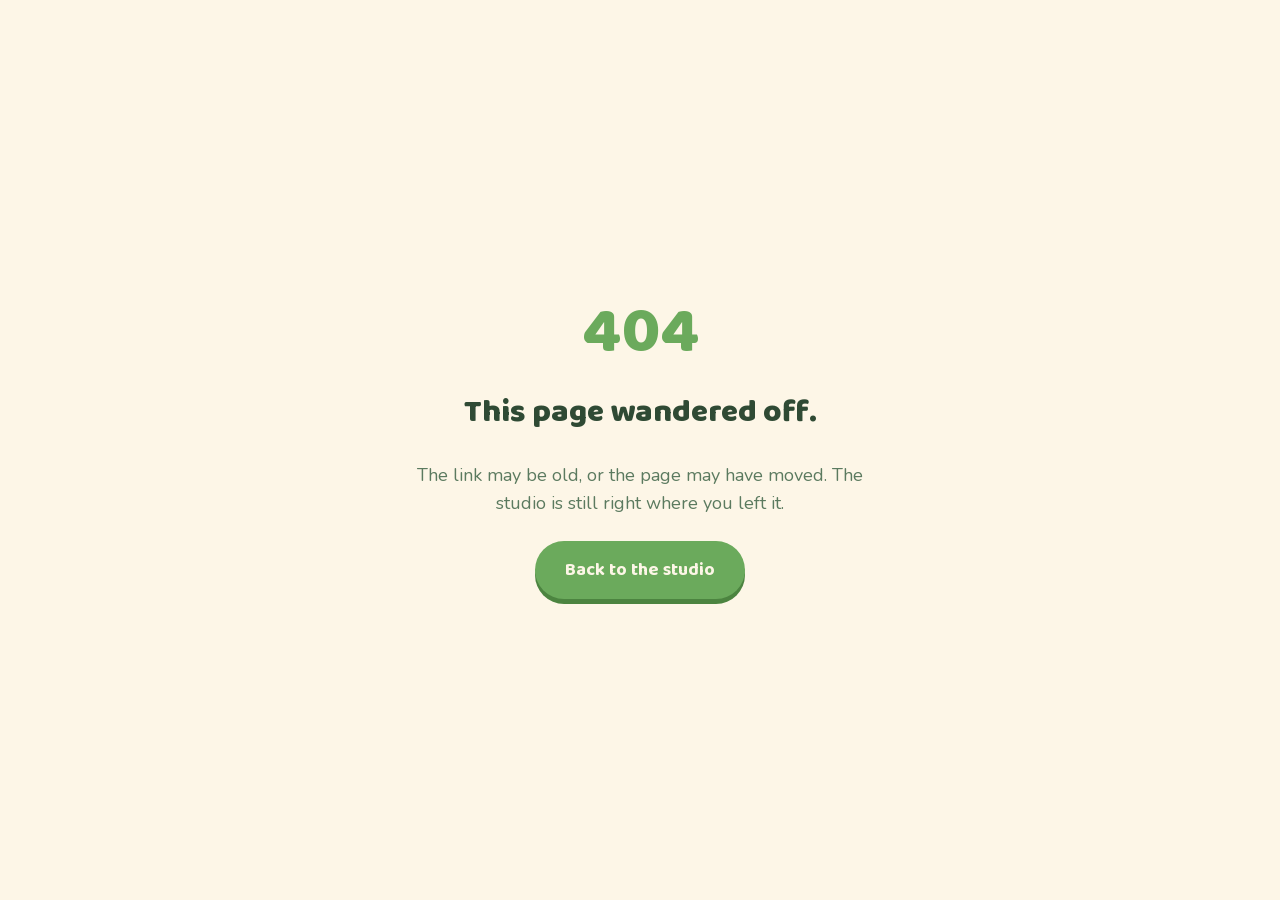
<file: 404/index.html>
<!DOCTYPE html><html lang="en" class="baloo_2_af724df2-module__MQR24G__variable nunito_388afa2a-module__RcTpVa__variable"><head><meta charSet="utf-8"/><meta name="viewport" content="width=device-width, initial-scale=1"/><link rel="stylesheet" href="/_next/static/chunks/2cghxbwkfh17b.css" data-precedence="next"/><link rel="preload" as="script" fetchPriority="low" href="/_next/static/chunks/3fw9v76c6eteb.js"/><script src="/_next/static/chunks/1t7kqmjxbnm_f.js" async=""></script><script src="/_next/static/chunks/2-2pd9f-b3tmo.js" async=""></script><script src="/_next/static/chunks/turbopack-3t51ql4e7b73k.js" async=""></script><script src="/_next/static/chunks/35vx_6zkrcc_y.js" async="" crossorigin=""></script><script src="/_next/static/chunks/2bjco126x4vn8.js" async="" crossorigin=""></script><script src="/_next/static/chunks/43eks-xp4lzb1.js" async="" crossorigin=""></script><script src="/_next/static/chunks/10y6yrhvpe02i.js" async="" crossorigin=""></script><meta name="robots" content="noindex"/><meta name="theme-color" content="#FDF6E7"/><meta name="color-scheme" content="light"/><title>Fearth Studio — Games and mobile products, shipped end to end.</title><meta name="description" content="Fearth Studio designs, builds and looks after Unity games and native apps — six titles live across five platforms."/><meta name="application-name" content="Fearth Studio"/><link rel="author" href="https://fearth-studio.github.io"/><meta name="author" content="Fearth Studio"/><meta name="keywords" content="game studio,Unity development,outsourcing,mobile apps,WebGL,Vietnam"/><meta name="creator" content="Fearth Studio"/><meta name="robots" content="index, follow"/><link rel="canonical" href="https://fearth-studio.github.io/"/><meta property="og:title" content="Fearth Studio — Games and mobile products, shipped end to end."/><meta property="og:description" content="Fearth Studio designs, builds and looks after Unity games and native apps — six titles live across five platforms."/><meta property="og:url" content="https://fearth-studio.github.io/"/><meta property="og:site_name" content="Fearth Studio"/><meta property="og:locale" content="en_US"/><meta property="og:image" content="https://fearth-studio.github.io/opengraph-image.png?opengraph-image.0zpwhqgf-180m.png"/><meta property="og:image:type" content="image/png"/><meta property="og:image:width" content="1200"/><meta property="og:image:height" content="630"/><meta property="og:type" content="website"/><meta name="twitter:card" content="summary_large_image"/><meta name="twitter:title" content="Fearth Studio — Games and mobile products, shipped end to end."/><meta name="twitter:description" content="Fearth Studio designs, builds and looks after Unity games and native apps — six titles live across five platforms."/><meta name="twitter:image" content="https://fearth-studio.github.io/twitter-image.png?twitter-image.0zpwhqgf-180m.png"/><meta name="twitter:image:type" content="image/png"/><meta name="twitter:image:width" content="1200"/><meta name="twitter:image:height" content="630"/><link rel="icon" href="/favicon.ico?favicon.41t690uxb1_rp.ico" sizes="48x48" type="image/x-icon"/><link rel="icon" href="/icon.png?icon.3ykv_cr05-lvx.png" sizes="512x512" type="image/png"/><link rel="apple-touch-icon" href="/apple-icon.png?apple-icon.2ht11jb-yuc7v.png" sizes="180x180" type="image/png"/><meta name="next-size-adjust" content=""/><script src="/_next/static/chunks/0cz1d0mv5g_q7.js" noModule=""></script></head><body class="min-h-dvh"><div hidden=""><!--$--><!--/$--></div><main class="max-w-shell mx-auto w-full px-6 sm:px-14 flex min-h-dvh flex-col items-center justify-center gap-6 text-center"><p class="font-display text-primary text-[64px] leading-none font-extrabold">404</p><h1 class="font-display text-fg-strong text-[32px] font-extrabold">This page wandered off.</h1><p class="text-fg-muted max-w-md text-lg">The link may be old, or the page may have moved. The studio is still right where you left it.</p><a class="inline-flex items-center justify-center gap-2 rounded-pill font-display font-bold whitespace-nowrap transition-[background-color,color,transform,box-shadow] duration-150 active:translate-y-1 bg-primary text-on-primary shadow-chunky-primary hover:bg-primary-soft active:shadow-[0_1px_0_var(--color-primary-strong)] px-7.5 py-3.75 text-lg" href="/">Back to the studio</a></main><!--$--><!--/$--><script src="/_next/static/chunks/3fw9v76c6eteb.js" id="_R_" async=""></script><script>(self.__next_f=self.__next_f||[]).push([0])</script><script>self.__next_f.push([1,"1:\"$Sreact.fragment\"\n2:I[22673,[\"/_next/static/chunks/35vx_6zkrcc_y.js\"],\"default\"]\n3:I[58298,[\"/_next/static/chunks/35vx_6zkrcc_y.js\",\"/_next/static/chunks/2bjco126x4vn8.js\",\"/_next/static/chunks/43eks-xp4lzb1.js\"],\"default\"]\n4:I[32645,[\"/_next/static/chunks/35vx_6zkrcc_y.js\"],\"default\"]\n5:I[57119,[\"/_next/static/chunks/35vx_6zkrcc_y.js\",\"/_next/static/chunks/10y6yrhvpe02i.js\"],\"\"]\n6:I[57647,[\"/_next/static/chunks/35vx_6zkrcc_y.js\"],\"OutletBoundary\"]\n7:\"$Sreact.suspense\"\na:I[57647,[\"/_next/static/chunks/35vx_6zkrcc_y.js\"],\"ViewportBoundary\"]\nc:I[57647,[\"/_next/static/chunks/35vx_6zkrcc_y.js\"],\"MetadataBoundary\"]\ne:I[71495,[\"/_next/static/chunks/35vx_6zkrcc_y.js\"],\"default\",1]\n:HL[\"/_next/static/chunks/2cghxbwkfh17b.css\",\"style\"]\n9:X\n0:{\"P\":null,\"c\":[\"\",\"_not-found\",\"\"],\"q\":\"\",\"i\":false,\"f\":[[[\"\",{\"children\":[\"/_not-found\",{\"children\":[\"__PAGE__\",{},\"$undefined\",\"$undefined\",4608]},\"$undefined\",\"$undefined\",4608]},\"$undefined\",\"$undefined\",4624],[[\"$\",\"$1\",\"c\",{\"children\":[[[\"$\",\"link\",\"0\",{\"rel\":\"stylesheet\",\"href\":\"/_next/static/chunks/2cghxbwkfh17b.css\",\"precedence\":\"next\",\"crossOrigin\":\"$undefined\",\"nonce\":\"$undefined\"}],[\"$\",\"script\",\"script-0\",{\"src\":\"/_next/static/chunks/35vx_6zkrcc_y.js\",\"async\":true,\"nonce\":\"$undefined\"}]],[\"$\",\"html\",null,{\"lang\":\"en\",\"className\":\"baloo_2_af724df2-module__MQR24G__variable nunito_388afa2a-module__RcTpVa__variable\",\"children\":[\"$\",\"body\",null,{\"className\":\"min-h-dvh\",\"children\":[\"$\",\"$L2\",null,{\"parallelRouterKey\":\"children\",\"error\":\"$3\",\"errorStyles\":[],\"errorScripts\":[[\"$\",\"script\",\"script-0\",{\"src\":\"/_next/static/chunks/2bjco126x4vn8.js\",\"async\":true}],[\"$\",\"script\",\"script-1\",{\"src\":\"/_next/static/chunks/43eks-xp4lzb1.js\",\"async\":true}]],\"template\":[\"$\",\"$L4\",null,{}],\"templateStyles\":\"$undefined\",\"templateScripts\":\"$undefined\",\"notFound\":[[\"$\",\"main\",null,{\"className\":\"max-w-shell mx-auto w-full px-6 sm:px-14 flex min-h-dvh flex-col items-center justify-center gap-6 text-center\",\"children\":[[\"$\",\"p\",null,{\"className\":\"font-display text-primary text-[64px] leading-none font-extrabold\",\"children\":\"404\"}],[\"$\",\"h1\",null,{\"className\":\"font-display text-fg-strong text-[32px] font-extrabold\",\"children\":\"This page wandered off.\"}],[\"$\",\"p\",null,{\"className\":\"text-fg-muted max-w-md text-lg\",\"children\":\"The link may be old, or the page may have moved. The studio is still right where you left it.\"}],[\"$\",\"$L5\",null,{\"href\":\"/\",\"className\":\"inline-flex items-center justify-center gap-2 rounded-pill font-display font-bold whitespace-nowrap transition-[background-color,color,transform,box-shadow] duration-150 active:translate-y-1 bg-primary text-on-primary shadow-chunky-primary hover:bg-primary-soft active:shadow-[0_1px_0_var(--color-primary-strong)] px-7.5 py-3.75 text-lg\",\"children\":\"Back to the studio\"}]]}],[]],\"forbidden\":\"$undefined\",\"unauthorized\":\"$undefined\"}]}]}]]}],{\"children\":[[\"$\",\"$1\",\"c\",{\"children\":[null,[\"$\",\"$L2\",null,{\"parallelRouterKey\":\"children\",\"error\":\"$undefined\",\"errorStyles\":\"$undefined\",\"errorScripts\":\"$undefined\",\"template\":[\"$\",\"$L4\",null,{}],\"templateStyles\":\"$undefined\",\"templateScripts\":\"$undefined\",\"notFound\":\"$undefined\",\"forbidden\":\"$undefined\",\"unauthorized\":\"$undefined\"}]]}],{\"children\":[[\"$\",\"$1\",\"c\",{\"children\":[[\"$\",\"main\",null,{\"className\":\"max-w-shell mx-auto w-full px-6 sm:px-14 flex min-h-dvh flex-col items-center justify-center gap-6 text-center\",\"children\":[[\"$\",\"p\",null,{\"className\":\"font-display text-primary text-[64px] leading-none font-extrabold\",\"children\":\"404\"}],[\"$\",\"h1\",null,{\"className\":\"font-display text-fg-strong text-[32px] font-extrabold\",\"children\":\"This page wandered off.\"}],[\"$\",\"p\",null,{\"className\":\"text-fg-muted max-w-md text-lg\",\"children\":\"The link may be old, or the page may have moved. The studio is still right where you left it.\"}],[\"$\",\"$L5\",null,{\"href\":\"/\",\"className\":\"inline-flex items-center justify-center gap-2 rounded-pill font-display font-bold whitespace-nowrap transition-[background-color,color,transform,box-shadow] duration-150 active:translate-y-1 bg-primary text-on-primary shadow-chunky-primary hover:bg-primary-soft active:shadow-[0_1px_0_var(--color-primary-strong)] px-7.5 py-3.75 text-lg\",\"children\":\"Back to the studio\"}]]}],[[\"$\",\"script\",\"script-0\",{\"src\":\"/_next/static/chunks/10y6yrhvpe02i.js\",\"async\":true,\"nonce\":\"$undefined\"}]],[\"$\",\"$L6\",null,{\"children\":[\"$\",\"$7\",null,{\"name\":\"Next.MetadataOutlet\",\"children\":\"$@8\"}]}]]}],{},null,false,null]},null,false,\"$9\"]},null,false,null],[\"$\",\"$1\",\"h\",{\"children\":[[\"$\",\"meta\",null,{\"name\":\"robots\",\"content\":\"noindex\"}],[\"$\",\"$La\",null,{\"children\":\"$Lb\"}],[\"$\",\"div\",null,{\"hidden\":true,\"children\":[\"$\",\"$Lc\",null,{\"children\":[\"$\",\"$7\",null,{\"name\":\"Next.Metadata\",\"children\":\"$Ld\"}]}]}],[\"$\",\"meta\",null,{\"name\":\"next-size-adjust\",\"content\":\"\"}]]}],false]],\"m\":\"$undefined\",\"G\":[\"$e\",[[\"$\",\"link\",\"0\",{\"rel\":\"stylesheet\",\"href\":\"/_next/static/chunks/2cghxbwkfh17b.css\",\"precedence\":\"next\",\"crossOrigin\":\"$undefined\",\"nonce\":\"$undefined\"}]]],\"S\":true,\"h\":null,\"r\":\"$undefined\",\"s\":\"$undefined\",\"a\":\"$undefined\",\"l\":\"$undefined\",\"p\":\"$undefined\",\"d\":\"$undefined\",\"b\":\"zcplFqmgRI4lwCATFl7UW\"}\n9:C\nb:[[\"$\",\"meta\",\"0\",{\"charSet\":\"utf-8\"}],[\"$\",\"meta\",\"1\",{\"name\":\"viewport\",\"content\":\"width=device-width, initial-scale=1\"}],[\"$\",\"meta\",\"2\",{\"name\":\"theme-color\",\"content\":\"#FDF6E7\"}],[\"$\",\"meta\",\"3\",{\"name\":\"color-scheme\",\"content\":\"light\"}]]\nf:I[66345,[\"/_next/static/chunks/35vx_6zkrcc_y.js\"],\"IconMark\"]\n8:null\nd:[[\"$\",\"title\",\"0\",{\"children\":\"Fearth Studio — Games and mobile products, shipped end to end.\"}],[\"$\",\"meta\",\"1\",{\"name\":\"description\",\"content\":\"Fearth Studio designs, builds and looks after Unity games and native apps — six titles live across five platforms.\"}],[\"$\",\"meta\",\"2\",{\"name\":\"application-name\",\"content\":\"Fearth Studio\"}],[\"$\",\"link\",\"3\",{\"rel\":\"author\",\"href\":\"https://fearth-studio.github.io\"}],[\"$\",\"meta\",\"4\",{\"name\":\"author\",\"content\":\"Fearth Studio\"}],[\"$\",\"meta\",\"5\",{\"name\":\"keywords\",\"content\":\"game studio,Unity development,outsourcing,mobile apps,WebGL,Vietnam\"}],[\"$\",\"meta\",\"6\",{\"name\":\"creator\",\"content\":\"Fearth Studio\"}],[\"$\",\"meta\",\"7\",{\"name\":\"robots\",\"content\":\"index, follow\"}],[\"$\",\"link\",\"8\",{\"rel\":\"canonical\",\"href\":\"https://fearth-studio.github.io/\"}],[\"$\",\"meta\",\"9\",{\"property\":\"og:title\",\"content\":\"Fearth Studio — Games and mobile products, shipped end to end.\"}],[\"$\",\"meta\",\"10\",{\"property\":\"og:description\",\"content\":\"Fearth Studio designs, builds and looks after Unity games and native apps — six titles live across five platforms.\"}],[\"$\",\"meta\",\"11\",{\"property\":\"og:url\",\"content\":\"https://fearth-studio.github.io/\"}],[\"$\",\"meta\",\"12\",{\"property\":\"og:site_name\",\"content\":\"Fearth Studio\"}],[\"$\",\"meta\",\"13\",{\"property\":\"og:locale\",\"content\":\"en_US\"}],[\"$\",\"meta\",\"14\",{\"property\":\"og:image\",\"content\":\"https://fearth-studio.github.io/opengraph-image.png?opengraph-image.0zpwhqgf-180m.png\"}],[\"$\",\"meta\",\"15\",{\"property\":\"og:image:type\",\"content\":\"image/png\"}],[\"$\",\"meta\",\"16\",{\"property\":\"og:image:width\",\"content\":\"1200\"}],[\"$\",\"meta\",\"17\",{\"property\":\"og:image:height\",\"content\":\"630\"}],[\"$\",\"meta\",\"18\",{\"property\":\"og:type\",\"content\":\"website\"}],[\"$\",\"meta\",\"19\",{\"name\":\"twitter:card\",\"content\":\"summary_large_image\"}],[\"$\",\"meta\",\"20\",{\"name\":\"twitter:title\",\"content\":\"Fearth Studio — Games and mobile products, shipped end to end.\"}],[\"$\",\"meta\",\"21\",{\"name\":\"twitter:description\",\"content\":\"Fearth Studio designs, builds and looks after Unity games and native apps — six titles live across five platforms.\"}],[\"$\",\"meta\",\"22\",{\"name\":\"twitter:image\",\"content\":\"https://fearth-studio.github.io/twitter-image.png?twitter-image.0zpwhqgf-180m.png\"}],[\"$\",\"meta\",\"23\",{\"name\":\"twitter:image:type\",\"content\":\"image/png\"}],[\"$\",\"meta\",\"24\",{\"name\":\"twitter:image:width\",\"content\":\"1200\"}],[\"$\",\"meta\",\"25\",{\"name\":\"twitter:image:height\",\"content\":\"630\"}],[\"$\",\"link\",\"26\",{\"rel\":\"icon\",\"href\":\"/favicon.ico?favicon.41t690uxb1_rp.ico\",\"sizes\":\"48x48\",\"type\":\"image/x-icon\"}],[\"$\",\"link\",\"27\",{\"rel\":\"icon\",\"href\":\"/icon.png?icon.3ykv_cr05-lvx.png\",\"sizes\":\"512x512\",\"type\":\"image/png\"}],[\"$\",\"link\",\"28\",{\"rel\":\"apple-touch-icon\",\"href\":\"/apple-icon.png?apple-icon.2ht11jb-yuc7v.png\",\"sizes\":\"180x180\",\"type\":\"image/png\"}],[\"$\",\"$Lf\",\"29\",{}]]\n"])</script></body></html>
</file>
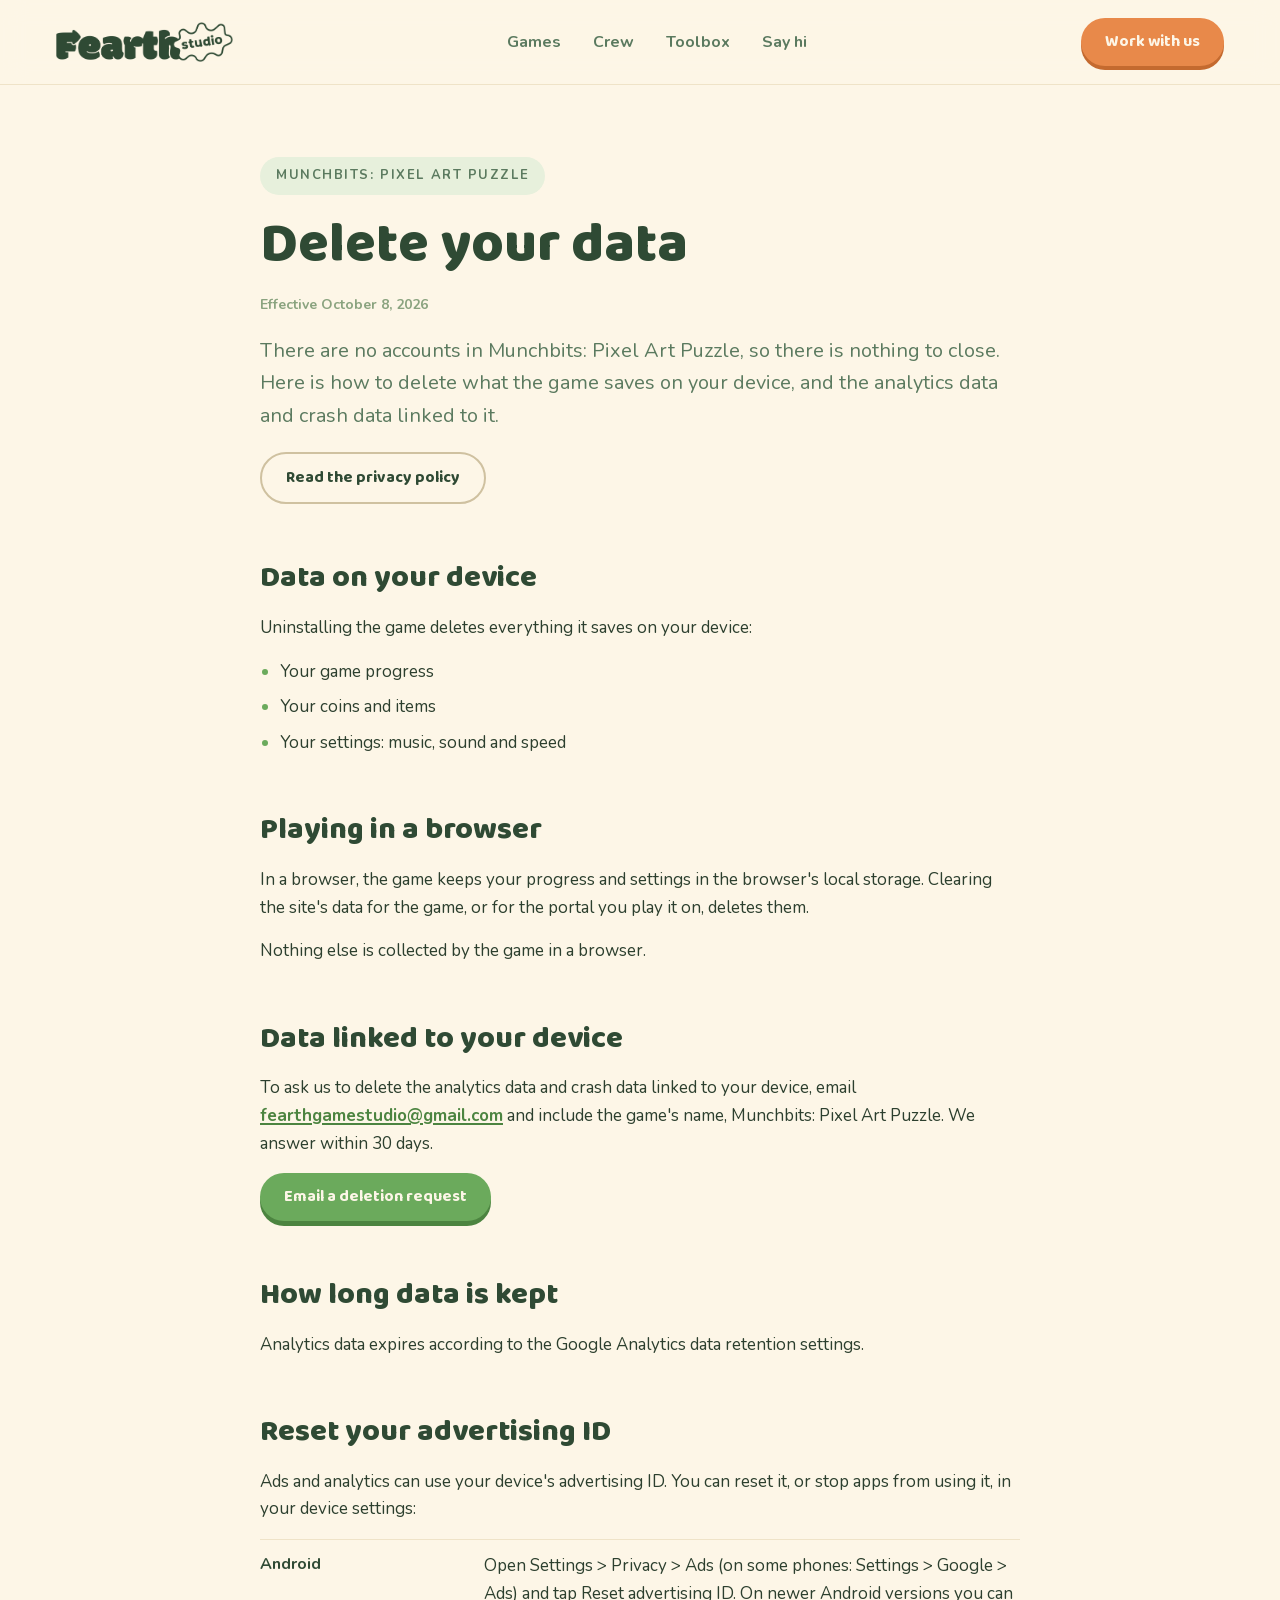
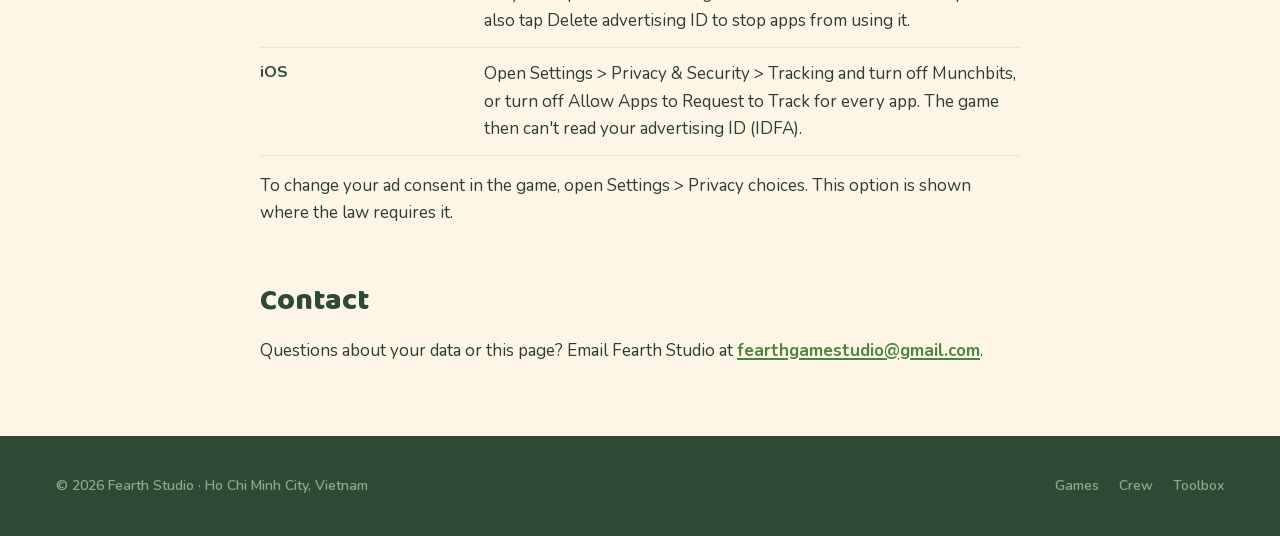
<file: munchbits/delete-data/index.html>
<!DOCTYPE html><html lang="en" class="baloo_2_af724df2-module__MQR24G__variable nunito_388afa2a-module__RcTpVa__variable"><head><meta charSet="utf-8"/><meta name="viewport" content="width=device-width, initial-scale=1"/><link rel="preload" href="/_next/static/media/07454f8ad8aaac57-s.p.2kjei9psvcorz.woff2" as="font" crossorigin="" type="font/woff2"/><link rel="preload" href="/_next/static/media/d7d9c82e455b419c-s.p.2zp15__9k16__.woff2" as="font" crossorigin="" type="font/woff2"/><link rel="preload" href="/_next/static/media/e045b8a36dafeb96-s.p.1znw80anc03tc.woff2" as="font" crossorigin="" type="font/woff2"/><link rel="preload" href="/_next/static/media/e6d00ff86ef9e699-s.p.1vcas2uk12q5a.woff2" as="font" crossorigin="" type="font/woff2"/><link rel="preload" as="image" href="/brand/logo-forest.png"/><link rel="stylesheet" href="/_next/static/chunks/2cghxbwkfh17b.css" data-precedence="next"/><link rel="preload" as="script" fetchPriority="low" href="/_next/static/chunks/3fw9v76c6eteb.js"/><script src="/_next/static/chunks/1t7kqmjxbnm_f.js" async=""></script><script src="/_next/static/chunks/2-2pd9f-b3tmo.js" async=""></script><script src="/_next/static/chunks/turbopack-3t51ql4e7b73k.js" async=""></script><script src="/_next/static/chunks/35vx_6zkrcc_y.js" async="" crossorigin=""></script><script src="/_next/static/chunks/2bjco126x4vn8.js" async="" crossorigin=""></script><script src="/_next/static/chunks/43eks-xp4lzb1.js" async="" crossorigin=""></script><script src="/_next/static/chunks/10y6yrhvpe02i.js" async="" crossorigin=""></script><meta name="theme-color" content="#FDF6E7"/><meta name="color-scheme" content="light"/><title>Delete your data — Munchbits: Pixel Art Puzzle · Fearth Studio</title><meta name="description" content="How to delete what Munchbits: Pixel Art Puzzle saves on your device, and the analytics data and crash data linked to it."/><meta name="application-name" content="Fearth Studio"/><link rel="author" href="https://fearth-studio.github.io"/><meta name="author" content="Fearth Studio"/><meta name="keywords" content="game studio,Unity development,outsourcing,mobile apps,WebGL,Vietnam"/><meta name="creator" content="Fearth Studio"/><meta name="robots" content="index, follow"/><link rel="canonical" href="https://fearth-studio.github.io/munchbits/delete-data/"/><meta property="og:title" content="Delete your data — Munchbits: Pixel Art Puzzle · Fearth Studio"/><meta property="og:description" content="How to delete what Munchbits: Pixel Art Puzzle saves on your device, and the analytics data and crash data linked to it."/><meta property="og:url" content="https://fearth-studio.github.io/munchbits/delete-data/"/><meta property="og:site_name" content="Fearth Studio"/><meta property="og:locale" content="en_US"/><meta property="og:image" content="https://fearth-studio.github.io/opengraph-image.png"/><meta property="og:image:width" content="1200"/><meta property="og:image:height" content="630"/><meta property="og:type" content="article"/><meta name="twitter:card" content="summary_large_image"/><meta name="twitter:title" content="Delete your data — Munchbits: Pixel Art Puzzle · Fearth Studio"/><meta name="twitter:description" content="How to delete what Munchbits: Pixel Art Puzzle saves on your device, and the analytics data and crash data linked to it."/><meta name="twitter:image" content="https://fearth-studio.github.io/twitter-image.png"/><meta name="twitter:image:width" content="1200"/><meta name="twitter:image:height" content="630"/><link rel="icon" href="/favicon.ico?favicon.41t690uxb1_rp.ico" sizes="48x48" type="image/x-icon"/><link rel="icon" href="/icon.png?icon.3ykv_cr05-lvx.png" sizes="512x512" type="image/png"/><link rel="apple-touch-icon" href="/apple-icon.png?apple-icon.2ht11jb-yuc7v.png" sizes="180x180" type="image/png"/><meta name="next-size-adjust" content=""/><script src="/_next/static/chunks/0cz1d0mv5g_q7.js" noModule=""></script></head><body class="min-h-dvh"><div hidden=""><!--$--><!--/$--></div><header class="border-border bg-surface/92 sticky top-0 z-50 border-b backdrop-blur-md"><div class="max-w-shell mx-auto w-full px-6 sm:px-14 flex items-center justify-between gap-3 py-3.5 sm:gap-6 sm:py-4.5"><a class="flex items-center gap-3 text-inherit" aria-label="Fearth Studio — home" href="/"><img alt="" width="905" height="204" decoding="async" data-nimg="1" class="w-auto h-8 sm:h-10" style="color:transparent" src="/brand/logo-forest.png"/></a><nav aria-label="Primary" class="hidden lg:block"><ul class="flex gap-8 text-base font-bold"><li><a href="/#games" class="text-fg-muted hover:text-accent transition-colors">Games</a></li><li><a href="/#crew" class="text-fg-muted hover:text-accent transition-colors">Crew</a></li><li><a href="/#toolbox" class="text-fg-muted hover:text-accent transition-colors">Toolbox</a></li><li><a href="/#contact" class="text-fg-muted hover:text-accent transition-colors">Say hi</a></li></ul></nav><div class="flex items-center gap-2 sm:gap-3"><details class="group relative lg:hidden"><summary class="rounded-pill border-border-strong text-fg-strong flex cursor-pointer list-none items-center gap-2 border-2 px-3 py-2 text-sm font-bold sm:px-4 [&amp;::-webkit-details-marker]:hidden" aria-label="Toggle navigation"><span aria-hidden="true" class="text-base leading-none sm:hidden">☰</span><span class="hidden sm:inline">Menu</span><span aria-hidden="true" class="hidden transition-transform group-open:rotate-180 sm:inline">▾</span></summary><nav aria-label="Primary" class="border-border bg-surface shadow-card absolute right-0 z-50 mt-2 min-w-44 rounded-2xl border p-2"><ul class="flex flex-col"><li><a href="/#games" class="text-fg-muted hover:bg-surface-muted hover:text-accent block rounded-xl px-4 py-2.5 font-bold transition-colors">Games</a></li><li><a href="/#crew" class="text-fg-muted hover:bg-surface-muted hover:text-accent block rounded-xl px-4 py-2.5 font-bold transition-colors">Crew</a></li><li><a href="/#toolbox" class="text-fg-muted hover:bg-surface-muted hover:text-accent block rounded-xl px-4 py-2.5 font-bold transition-colors">Toolbox</a></li><li><a href="/#contact" class="text-fg-muted hover:bg-surface-muted hover:text-accent block rounded-xl px-4 py-2.5 font-bold transition-colors">Say hi</a></li></ul></nav></details><a class="inline-flex items-center justify-center gap-2 rounded-pill font-display font-bold whitespace-nowrap transition-[background-color,color,transform,box-shadow] duration-150 active:translate-y-1 bg-accent text-on-accent shadow-chunky-accent hover:bg-accent-soft active:shadow-[0_1px_0_var(--color-accent-strong)] px-4 py-2.5 text-sm sm:px-6 sm:py-3 sm:text-base" href="/#contact"><span class="sm:hidden">Say hi</span><span class="hidden sm:inline">Work with us</span></a></div></div></header><main id="top" class="wrap-break-word"><div class="max-w-shell mx-auto w-full px-6 sm:px-14 py-12 sm:py-18"><article aria-labelledby="legal-heading" class="mx-auto flex max-w-[760px] flex-col gap-10 sm:gap-14"><header class="flex flex-col gap-4 sm:gap-5"><span class="rounded-pill inline-flex items-center font-bold bg-surface-muted px-4 py-2.25 text-[13px] uppercase tracking-[0.12em] text-fg-muted self-start">Munchbits: Pixel Art Puzzle</span><h1 id="legal-heading" class="font-display text-fg-strong text-[36px] leading-[1.08] font-extrabold sm:text-[56px]">Delete your data</h1><p class="text-fg-subtle text-sm font-bold">Effective<!-- --> <time dateTime="2026-10-08">October 8, 2026</time></p><p class="text-fg-muted text-lg leading-relaxed text-pretty sm:text-xl">There are no accounts in Munchbits: Pixel Art Puzzle, so there is nothing to close. Here is how to delete what the game saves on your device, and the analytics data and crash data linked to it.</p><a class="inline-flex items-center justify-center gap-2 rounded-pill font-display font-bold whitespace-nowrap transition-[background-color,color,transform,box-shadow] duration-150 border-2 border-border-strong bg-surface text-fg-strong hover:border-primary hover:text-primary-strong active:translate-y-0 px-6 py-3 text-base self-start" href="/munchbits/privacy/">Read the privacy policy</a></header><section id="on-your-device" aria-labelledby="on-your-device-heading" class="section-anchor flex flex-col gap-4"><h2 id="on-your-device-heading" class="font-display text-fg-strong text-[24px] leading-tight font-extrabold sm:text-[30px]">Data on your device</h2><p class="text-base leading-relaxed sm:text-[17px]">Uninstalling the game deletes everything it saves on your device:</p><ul class="marker:text-primary flex list-disc flex-col gap-2 pl-5 text-base leading-relaxed sm:text-[17px]"><li>Your game progress</li><li>Your coins and items</li><li>Your settings: music, sound and speed</li></ul></section><section id="web-version" aria-labelledby="web-version-heading" class="section-anchor flex flex-col gap-4"><h2 id="web-version-heading" class="font-display text-fg-strong text-[24px] leading-tight font-extrabold sm:text-[30px]">Playing in a browser</h2><p class="text-base leading-relaxed sm:text-[17px]">In a browser, the game keeps your progress and settings in the browser&#x27;s local storage. Clearing the site&#x27;s data for the game, or for the portal you play it on, deletes them.</p><p class="text-base leading-relaxed sm:text-[17px]">Nothing else is collected by the game in a browser.</p></section><section id="request-deletion" aria-labelledby="request-deletion-heading" class="section-anchor flex flex-col gap-4"><h2 id="request-deletion-heading" class="font-display text-fg-strong text-[24px] leading-tight font-extrabold sm:text-[30px]">Data linked to your device</h2><p class="text-base leading-relaxed sm:text-[17px]">To ask us to delete the analytics data and crash data linked to your device, email <a href="mailto:fearthgamestudio@gmail.com" class="text-primary-strong hover:text-accent font-bold underline decoration-2 underline-offset-2 transition-colors">fearthgamestudio@gmail.com</a> and include the game&#x27;s name, Munchbits: Pixel Art Puzzle. We answer within 30 days.</p><a href="mailto:fearthgamestudio@gmail.com?subject=Data%20deletion%20request%3A%20Munchbits%3A%20Pixel%20Art%20Puzzle" class="inline-flex items-center justify-center gap-2 rounded-pill font-display font-bold transition-[background-color,color,transform,box-shadow] duration-150 active:translate-y-1 bg-primary text-on-primary shadow-chunky-primary hover:bg-primary-soft active:shadow-[0_1px_0_var(--color-primary-strong)] px-6 py-3 text-base self-start text-center whitespace-normal">Email a deletion request</a></section><section id="retention" aria-labelledby="retention-heading" class="section-anchor flex flex-col gap-4"><h2 id="retention-heading" class="font-display text-fg-strong text-[24px] leading-tight font-extrabold sm:text-[30px]">How long data is kept</h2><p class="text-base leading-relaxed sm:text-[17px]">Analytics data expires according to the Google Analytics data retention settings.</p></section><section id="advertising-id" aria-labelledby="advertising-id-heading" class="section-anchor flex flex-col gap-4"><h2 id="advertising-id-heading" class="font-display text-fg-strong text-[24px] leading-tight font-extrabold sm:text-[30px]">Reset your advertising ID</h2><p class="text-base leading-relaxed sm:text-[17px]">Ads and analytics can use your device&#x27;s advertising ID. You can reset it, or stop apps from using it, in your device settings:</p><dl class="border-border flex flex-col border-t"><div class="border-border flex flex-col gap-0.5 border-b py-3 sm:grid sm:grid-cols-[200px_1fr] sm:gap-6"><dt class="text-fg-strong font-bold">Android</dt><dd class="wrap-anywhere text-base leading-relaxed sm:text-[17px]">Open Settings &gt; Privacy &gt; Ads (on some phones: Settings &gt; Google &gt; Ads) and tap Reset advertising ID. On newer Android versions you can also tap Delete advertising ID to stop apps from using it.</dd></div><div class="border-border flex flex-col gap-0.5 border-b py-3 sm:grid sm:grid-cols-[200px_1fr] sm:gap-6"><dt class="text-fg-strong font-bold">iOS</dt><dd class="wrap-anywhere text-base leading-relaxed sm:text-[17px]">Open Settings &gt; Privacy &amp; Security &gt; Tracking and turn off Munchbits, or turn off Allow Apps to Request to Track for every app. The game then can&#x27;t read your advertising ID (IDFA).</dd></div></dl><p class="text-base leading-relaxed sm:text-[17px]">To change your ad consent in the game, open Settings &gt; Privacy choices. This option is shown where the law requires it.</p></section><section id="contact" aria-labelledby="contact-heading" class="section-anchor flex flex-col gap-4"><h2 id="contact-heading" class="font-display text-fg-strong text-[24px] leading-tight font-extrabold sm:text-[30px]">Contact</h2><p class="text-base leading-relaxed sm:text-[17px]">Questions about your data or this page? Email Fearth Studio at <a href="mailto:fearthgamestudio@gmail.com" class="text-primary-strong hover:text-accent font-bold underline decoration-2 underline-offset-2 transition-colors">fearthgamestudio@gmail.com</a>.</p></section></article></div></main><!--$--><!--/$--><footer class="bg-surface-inverse pt-10"><div class="max-w-shell mx-auto w-full px-6 sm:px-14 text-sage-dim flex flex-wrap justify-between gap-5 pb-10 text-sm font-semibold"><p>© <!-- -->2026<!-- --> <!-- -->Fearth Studio<!-- --> · <!-- -->Ho Chi Minh City<!-- -->,<!-- --> <!-- -->Vietnam</p><ul class="flex gap-5"><li><a href="/#games" class="hover:text-highlight transition-colors">Games</a></li><li><a href="/#crew" class="hover:text-highlight transition-colors">Crew</a></li><li><a href="/#toolbox" class="hover:text-highlight transition-colors">Toolbox</a></li></ul></div></footer><script src="/_next/static/chunks/3fw9v76c6eteb.js" id="_R_" async=""></script><script>(self.__next_f=self.__next_f||[]).push([0])</script><script>self.__next_f.push([1,"1:\"$Sreact.fragment\"\n2:I[22673,[\"/_next/static/chunks/35vx_6zkrcc_y.js\"],\"default\"]\n3:I[58298,[\"/_next/static/chunks/35vx_6zkrcc_y.js\",\"/_next/static/chunks/2bjco126x4vn8.js\",\"/_next/static/chunks/43eks-xp4lzb1.js\"],\"default\"]\n4:I[32645,[\"/_next/static/chunks/35vx_6zkrcc_y.js\"],\"default\"]\n5:I[57119,[\"/_next/static/chunks/35vx_6zkrcc_y.js\",\"/_next/static/chunks/10y6yrhvpe02i.js\"],\"\"]\n6:I[76870,[\"/_next/static/chunks/35vx_6zkrcc_y.js\",\"/_next/static/chunks/10y6yrhvpe02i.js\"],\"Image\"]\nf:I[71495,[\"/_next/static/chunks/35vx_6zkrcc_y.js\"],\"default\",1]\n:HL[\"/_next/static/chunks/2cghxbwkfh17b.css\",\"style\"]\n:HL[\"/_next/static/media/07454f8ad8aaac57-s.p.2kjei9psvcorz.woff2\",\"font\",{\"crossOrigin\":\"\",\"type\":\"font/woff2\"}]\n:HL[\"/_next/static/media/d7d9c82e455b419c-s.p.2zp15__9k16__.woff2\",\"font\",{\"crossOrigin\":\"\",\"type\":\"font/woff2\"}]\n:HL[\"/_next/static/media/e045b8a36dafeb96-s.p.1znw80anc03tc.woff2\",\"font\",{\"crossOrigin\":\"\",\"type\":\"font/woff2\"}]\n:HL[\"/_next/static/media/e6d00ff86ef9e699-s.p.1vcas2uk12q5a.woff2\",\"font\",{\"crossOrigin\":\"\",\"type\":\"font/woff2\"}]\nd:X\n0:{\"P\":null,\"c\":[\"\",\"munchbits\",\"delete-data\",\"\"],\"q\":\"\",\"i\":false,\"f\":[[[\"\",{\"children\":[[\"game\",\"munchbits\",\"d\",[]],{\"children\":[\"delete-data\",{\"children\":[\"__PAGE__\",{},\"$undefined\",\"$undefined\",4608]},\"$undefined\",\"$undefined\",4608]},\"$undefined\",\"$undefined\",4608]},\"$undefined\",\"$undefined\",4624],[[\"$\",\"$1\",\"c\",{\"children\":[[[\"$\",\"link\",\"0\",{\"rel\":\"stylesheet\",\"href\":\"/_next/static/chunks/2cghxbwkfh17b.css\",\"precedence\":\"next\",\"crossOrigin\":\"$undefined\",\"nonce\":\"$undefined\"}],[\"$\",\"script\",\"script-0\",{\"src\":\"/_next/static/chunks/35vx_6zkrcc_y.js\",\"async\":true,\"nonce\":\"$undefined\"}]],[\"$\",\"html\",null,{\"lang\":\"en\",\"className\":\"baloo_2_af724df2-module__MQR24G__variable nunito_388afa2a-module__RcTpVa__variable\",\"children\":[\"$\",\"body\",null,{\"className\":\"min-h-dvh\",\"children\":[\"$\",\"$L2\",null,{\"parallelRouterKey\":\"children\",\"error\":\"$3\",\"errorStyles\":[],\"errorScripts\":[[\"$\",\"script\",\"script-0\",{\"src\":\"/_next/static/chunks/2bjco126x4vn8.js\",\"async\":true}],[\"$\",\"script\",\"script-1\",{\"src\":\"/_next/static/chunks/43eks-xp4lzb1.js\",\"async\":true}]],\"template\":[\"$\",\"$L4\",null,{}],\"templateStyles\":\"$undefined\",\"templateScripts\":\"$undefined\",\"notFound\":[[\"$\",\"main\",null,{\"className\":\"max-w-shell mx-auto w-full px-6 sm:px-14 flex min-h-dvh flex-col items-center justify-center gap-6 text-center\",\"children\":[[\"$\",\"p\",null,{\"className\":\"font-display text-primary text-[64px] leading-none font-extrabold\",\"children\":\"404\"}],[\"$\",\"h1\",null,{\"className\":\"font-display text-fg-strong text-[32px] font-extrabold\",\"children\":\"This page wandered off.\"}],[\"$\",\"p\",null,{\"className\":\"text-fg-muted max-w-md text-lg\",\"children\":\"The link may be old, or the page may have moved. The studio is still right where you left it.\"}],[\"$\",\"$L5\",null,{\"href\":\"/\",\"className\":\"inline-flex items-center justify-center gap-2 rounded-pill font-display font-bold whitespace-nowrap transition-[background-color,color,transform,box-shadow] duration-150 active:translate-y-1 bg-primary text-on-primary shadow-chunky-primary hover:bg-primary-soft active:shadow-[0_1px_0_var(--color-primary-strong)] px-7.5 py-3.75 text-lg\",\"children\":\"Back to the studio\"}]]}],[]],\"forbidden\":\"$undefined\",\"unauthorized\":\"$undefined\"}]}]}]]}],{\"children\":[[\"$\",\"$1\",\"c\",{\"children\":[[[\"$\",\"script\",\"script-0\",{\"src\":\"/_next/static/chunks/10y6yrhvpe02i.js\",\"async\":true,\"nonce\":\"$undefined\"}]],[[\"$\",\"header\",null,{\"className\":\"border-border bg-surface/92 sticky top-0 z-50 border-b backdrop-blur-md\",\"children\":[\"$\",\"div\",null,{\"className\":\"max-w-shell mx-auto w-full px-6 sm:px-14 flex items-center justify-between gap-3 py-3.5 sm:gap-6 sm:py-4.5\",\"children\":[[\"$\",\"$L5\",null,{\"href\":\"/\",\"className\":\"flex items-center gap-3 text-inherit\",\"aria-label\":\"Fearth Studio — home\",\"children\":[\"$\",\"$L6\",null,{\"src\":\"/brand/logo-forest.png\",\"alt\":\"\",\"width\":905,\"height\":204,\"priority\":true,\"className\":\"w-auto h-8 sm:h-10\"}]}],[\"$\",\"nav\",null,{\"aria-label\":\"Primary\",\"className\":\"hidden lg:block\",\"children\":[\"$\",\"ul\",null,{\"className\":\"flex gap-8 text-base font-bold\",\"children\":[[\"$\",\"li\",\"/#games\",{\"children\":[\"$\",\"a\",null,{\"href\":\"/#games\",\"className\":\"text-fg-muted hover:text-accent transition-colors\",\"children\":\"Games\"}]}],[\"$\",\"li\",\"/#crew\",{\"children\":[\"$\",\"a\",null,{\"href\":\"/#crew\",\"className\":\"text-fg-muted hover:text-accent transition-colors\",\"children\":\"Crew\"}]}],[\"$\",\"li\",\"/#toolbox\",{\"children\":[\"$\",\"a\",null,{\"href\":\"/#toolbox\",\"className\":\"text-fg-muted hover:text-accent transition-colors\",\"children\":\"Toolbox\"}]}],[\"$\",\"li\",\"/#contact\",{\"children\":[\"$\",\"a\",null,{\"href\":\"/#contact\",\"className\":\"text-fg-muted hover:text-accent transition-colors\",\"children\":\"Say hi\"}]}]]}]}],[\"$\",\"div\",null,{\"className\":\"flex items-center gap-2 sm:gap-3\",\"children\":[[\"$\",\"details\",null,{\"className\":\"group relative lg:hidden\",\"children\":[[\"$\",\"summary\",null,{\"className\":\"rounded-pill border-border-strong text-fg-strong flex cursor-pointer list-none items-center gap-2 border-2 px-3 py-2 text-sm font-bold sm:px-4 [\u0026::-webkit-details-marker]:hidden\",\"aria-label\":\"Toggle navigation\",\"children\":[[\"$\",\"span\",null,{\"aria-hidden\":\"true\",\"className\":\"text-base leading-none sm:hidden\",\"children\":\"☰\"}],[\"$\",\"span\",null,{\"className\":\"hidden sm:inline\",\"children\":\"Menu\"}],[\"$\",\"span\",null,{\"aria-hidden\":\"true\",\"className\":\"hidden transition-transform group-open:rotate-180 sm:inline\",\"children\":\"▾\"}]]}],[\"$\",\"nav\",null,{\"aria-label\":\"Primary\",\"className\":\"border-border bg-surface shadow-card absolute right-0 z-50 mt-2 min-w-44 rounded-2xl border p-2\",\"children\":\"$L7\"}]]}],\"$L8\"]}]]}]}],\"$L9\",\"$La\"]]}],{\"children\":[\"$Lb\",{\"children\":[\"$Lc\",{},null,false,null]},null,false,\"$d\"]},null,false,null]},null,false,null],\"$Le\",false]],\"m\":\"$undefined\",\"G\":[\"$f\",[\"$L10\"]],\"S\":true,\"h\":null,\"r\":\"$undefined\",\"s\":\"$undefined\",\"a\":\"$undefined\",\"l\":\"$undefined\",\"p\":\"$undefined\",\"d\":\"$undefined\",\"b\":\"zcplFqmgRI4lwCATFl7UW\"}\n12:I[57647,[\"/_next/static/chunks/35vx_6zkrcc_y.js\"],\"OutletBoundary\"]\n13:\"$Sreact.suspense\"\n15:I[57647,[\"/_next/static/chunks/35vx_6zkrcc_y.js\"],\"ViewportBoundary\"]\n17:I[57647,[\"/_next/static/chunks/35vx_6zkrcc_y.js\"],\"MetadataBoundary\"]\n7:[\"$\",\"ul\",null,{\"className\":\"flex flex-col\",\"children\":[[\"$\",\"li\",\"/#games\",{\"children\":[\"$\",\"a\",null,{\"href\":\"/#games\",\"className\":\"text-fg-muted hover:bg-surface-muted hover:text-accent block rounded-xl px-4 py-2.5 font-bold transition-colors\",\"children\":\"Games\"}]}],[\"$\",\"li\",\"/#crew\",{\"children\":[\"$\",\"a\",null,{\"href\":\"/#crew\",\"className\":\"text-fg-muted hover:bg-surface-muted hover:text-accent block rounded-xl px-4 py-2.5 font-bold transition-colors\",\"children\":\"Crew\"}]}],[\"$\",\"li\",\"/#toolbox\",{\"children\":[\"$\",\"a\",null,{\"href\":\"/#toolbox\",\"className\":\"text-fg-muted hover:bg-surface-muted hover:text-accent block rounded-xl px-4 py-2.5 font-bold transition-colors\",\"children\":\"Toolbox\"}]}],[\"$\",\"li\",\"/#contact\",{\"children\":[\"$\",\"a\",null,{\"href\":\"/#contact\",\"className\":\"text-fg-muted hover:bg-surface-muted hover:text-accent block rounded-xl px-4 py-2.5 font-bold transition-colors\",\"children\":\"Say hi\"}]}]]}]\n8:[\"$\",\"$L5\",null,{\"href\":\"/#contact\",\"className\":\"inline-flex items-center justify-center gap-2 rounded-pill font-display font-bold whitespace-nowrap transition-[background-color,color,transform,box-shadow] duration-150 active:translate-y-1 bg-accent text-on-accent shadow-chunky-accent hover:bg-accent-soft active:shadow-[0_1px_0_var(--color-accent-strong)] px-4 py-2.5 text-sm sm:px-6 sm:py-3 sm:text-base\",\"children\":[[\"$\",\"span\",null,{\"className\":\"sm:hidden\",\"children\":\"Say hi\"}],[\"$\",\"span\",null,{\"className\":\"hidden sm:inline\",\"children\":\"Work with us\"}]]}]\n9:[\"$\",\"$L2\",null,{\"parallelRouterKey\":\"children\",\"error\":\"$undefined\",\"errorStyles\":\"$undefined\",\"errorScripts\":\"$undefined\",\"template\":[\"$\",\"$L4\",null,{}],\"templateStyles\":\"$undefined\",\"templateScripts\":\"$undefined\",\"notFound\":\"$undefined\",\"forbidden\":\"$undefined\",\"unauthorized\":\"$undefined\"}]\na:[\"$\",\"footer\",null,{\"className\":\"bg-surface-inverse pt-10\",\"children\":[\"$\",\"div\",null,{\"className\":\"max-w-shell mx-auto w-full px-6 sm:px-14 text-sage-dim flex flex-wrap justify-between gap-5 pb-10 text-sm font-semibold\",\"children\":[[\"$\",\"p\",null,{\"children\":[\"© \",\"2026\",\" \",\"Fearth Studio\",\" · \",\"Ho Chi Minh City\",\",\",\" \",\"Vietnam\"]}],[\"$\",\"ul\",null,{\"className\":\"flex gap-5\",\"children\":[[\"$\",\"li\",\"/#games\",{\"children\":[\"$\",\"a\",null,{\"href\":\"/#games\",\"className\":\"hover:text-highlight transition-colors\",\"children\":\"Games\"}]}],[\"$\",\"li\",\"/#crew\",{\"children\":[\"$\",\"a\",null,{\"href\":\"/#crew\",\"className\":\"hover:text-highlight transition-colors\",\"children\":\"Crew\"}]}],[\"$\",\"li\",\"/#toolbox\",{\"children\":[\"$\",\"a\",null,{\"href\":\"/#toolbox\",\"className\":\"hover:text-highlight transition-colors\",\"children\":\"Toolbox\"}]}]]}]]}]}]\nb:[\"$\",\"$1\",\"c\",{\"children\":[null,[\"$\",\"$L2\",null,{\"parallelRouterKey\":\"children\",\"error\":\"$undefined\",\"errorStyles\":\"$undefined\",\"errorScripts\":\"$undefined\",\"template\":[\"$\",\"$L4\",null,{}],\"templateStyles\":\"$undefined\",\"templateScripts\":\"$undefined\",\"notFound\":\"$undefined\",\"forbidden\":\"$undefined\",\"unauthorized\":\"$undefined\"}]]}]\nc:[\"$\",\"$1\",\"c\",{\"children\":[\"$L11\",null,[\"$\",\"$L12\",null,{\"children\":[\"$\",\"$13\",null,{\"name\":\"Next.MetadataOutlet\",\"children\":\"$@14\"}]}]]}]\ne:[\"$\",\"$1\",\"h\",{\"children\":[null,[\"$\",\"$L15\",null,{\"children\":\"$L16\"}],[\"$\",\"div\",null,{\"hidden\":true,\"children\":[\"$\",\"$L17\",null,{\"children\":[\"$\",\"$13\",null,{\"name\":\"Next.Metadata\",\"children\":\"$L18\"}]}]}],[\"$\",\"meta\",null,{\"name\":\"next-size-adjust\",\"content\":\"\"}]]}]\n10:[\"$\",\"link\",\"0\",{\"rel\":\"stylesheet\",\"href\":\"/_next/static/chunks/2cghxbwkfh17b.css\",\"precedence\":\"next\",\"crossOrigin\":\"$undefined\",\"nonce\":\"$undefined\"}]\nd:C\n11:[\"$\",\"main\",null,{\"id\":\"top\",\"className\":\"wrap-break-word\",\"children\":[\"$\",\"div\",null,{\"className\":\"max-w-shell mx-auto w-full px-6 sm:px-14 py-12 sm:py-18\",\"children\":[\"$\",\"article\",null,{\"aria-labelledby\":\"legal-heading\",\"className\":\"mx-auto flex max-w-[760px] flex-col gap-10 sm:gap-14\",\"children\":[[\"$\",\"header\",null,{\"className\":\"flex flex-col gap-4 sm:gap-5\",\"children\":[[\"$\",\"span\",null,{\"className\":\"rounded-pill inline-flex items-center font-bold bg-surface-muted px-4 py-2.25 text-[13px] uppercase tracking-[0.12em] text-fg-muted self-start\",\"children\":\"Munchbits: Pixel Art Puzzle\"}],[\"$\",\"h1\",null,{\"id\":\"legal-heading\",\"className\":\"font-display text-fg-strong text-[36px] leading-[1.08] font-extrabold sm:text-[56px]\",\"children\":\"Delete your data\"}],[\"$\",\"p\",null,{\"className\":\"text-fg-subtle text-sm font-bold\",\"children\":[\"Effective\",\" \",[\"$\",\"time\",null,{\"dateTime\":\"2026-10-08\",\"children\":\"October 8, 2026\"}]]}],[\"$\",\"p\",null,{\"className\":\"text-fg-muted text-lg leading-relaxed text-pretty sm:text-xl\",\"children\":[[\"$\",\"$1\",\"There are no accounts in Munchbits: Pixel Art Puzzle, so there is nothing to close. Here is how to delete what the game saves on your device, and the analytics data and crash data linked to it.\",{\"children\":\"There are no accounts in Munchbits: Pixel Art Puzzle, so there is nothing to close. Here is how to delete what the game saves on your device, and the analytics data and crash data linked to it.\"}]]}],[\"$\",\"$L5\",null,{\"href\":\"/munchbits/privacy/\",\"className\":\"inline-flex items-center justify-center gap-2 rounded-pill font-display font-bold whitespace-nowrap transition-[background-color,color,transform,box-shadow] duration-150 border-2 border-border-strong bg-surface text-fg-strong hover:border-primary hover:text-primary-strong active:translate-y-0 px-6 py-3 text-base self-start\",\"children\":\"Read the privacy policy\"}]]}],null,[[\"$\",\"section\",\"on-your-device\",{\"id\":\"on-your-device\",\"aria-labelledby\":\"on-your-device-heading\",\"className\":\"section-anchor flex flex-col gap-4\",\"children\":[[\"$\",\"h2\",null,{\"id\":\"on-your-device-heading\",\"className\":\"font-display text-fg-strong text-[24px] leading-tight font-extrabold sm:text-[30px]\",\"children\":\"Data on your device\"}],[[\"$\",\"p\",\"paragraph:Uninstalling the game deletes everything it saves on your device:\",{\"className\":\"text-base leading-relaxed sm:text-[17px]\",\"children\":[[\"$\",\"$1\",\"Uninstalling the game deletes everything it saves on your device:\",{\"children\":\"Uninstalling the game deletes everything it saves on your device:\"}]]}],[\"$\",\"ul\",\"list:Your game progress|Your coins and items|Your settings: music, sound and speed\",{\"className\":\"marker:text-primary flex list-disc flex-col gap-2 pl-5 text-base leading-relaxed sm:text-[17px]\",\"children\":[[\"$\",\"li\",\"Your game progress\",{\"children\":[[\"$\",\"$1\",\"Your game progress\",{\"children\":\"Your game progress\"}]]}],[\"$\",\"li\",\"Your coins and items\",{\"children\":[[\"$\",\"$1\",\"Your coins and items\",{\"children\":\"Your coins and items\"}]]}],[\"$\",\"li\",\"Your settings: music, sound and speed\",{\"children\":[[\"$\",\"$1\",\"Your settings: music, sound and speed\",{\"children\":\"Your settings: music, sound and speed\"}]]}]]}]]]}],[\"$\",\"section\",\"web-version\",{\"id\":\"web-version\",\"aria-labelledby\":\"web-version-heading\",\"className\":\"section-anchor flex flex-col gap-4\",\"children\":[[\"$\",\"h2\",null,{\"id\":\"web-version-heading\",\"className\":\"font-display text-fg-strong text-[24px] leading-tight font-extrabold sm:text-[30px]\",\"children\":\"Playing in a browser\"}],[[\"$\",\"p\",\"paragraph:In a browser, the game keeps your progress and settings in the browser's local storage. Clearing the site's data for the game, or for the portal you play it on, deletes them.\",{\"className\":\"text-base leading-relaxed sm:text-[17px]\",\"children\":\"$L19\"}],\"$L1a\"]]}],\"$L1b\",\"$L1c\",\"$L1d\",\"$L1e\"]]}]}]}]\n19:[[\"$\",\"$1\",\"In a browser, the game keeps your progress and settings in the browser's local storage. Clearing the site's data for the game, or for the portal you play it on, deletes them.\",{\"children\":\"In a browser, the game keeps your progress and settings in the browser's local storage. Clearing the site's data for the game, or for the portal you play it on, deletes them.\"}]]\n1a:[\"$\",\"p\",\"paragraph:Nothing else is collected by the game in a browser.\",{\"className\":\"text-base leading-relaxed sm:text-[17px]\",\"children\":[[\"$\",\"$1\",\"Nothing else is collected by the game in a browser.\",{\"children\":\"Nothing else is collected by the game in a browser.\"}]]}]\n1b:[\"$\",\"section\",\"request-deletion\",{\"id\":\"request-deletion\",\"aria-labelledby\":\"request-deletion-heading\",\"className\":\"section-anchor flex flex-col gap-4\",\"children\":[[\"$\",\"h2\",null,{\"id\":\"request-deletion-heading\",\"className\":\"font-display text-fg-strong text-[24px] leading-tight font-extrabold sm:text-[30px]\",\"children\":\"Data linked to your device\"}],[[\"$\",\"p\",\"paragraph:To ask us to delete the analytics data and crash data linked to your device, email fearthgamestudio@gmail.com and include the game's name, Munchbits: Pixel Art Puzzle. We answer within 30 days.\",{\"className\":\"text-base leading-relaxed sm:text-[17px]\",\"children\":[[\"$\",\"$1\",\"To ask us to delete the analytics data and crash data linked to your device, email \",{\"children\":\"To ask us to delete the analytics data and crash data linked to your device, email \"}],[\"$\",\"a\",\"mailto:fearthgamestudio@gmail.com\",{\"href\":\"mailto:fearthgamestudio@gmail.com\",\"className\":\"text-primary-strong hover:text-accent font-bold underline decoration-2 underline-offset-2 transition-colors\",\"children\":\"fearthgamestudio@gmail.com\"}],[\"$\",\"$1\",\" and include the game's name, Munchbits: Pixel Art Puzzle. We answer within 30 days.\",{\"children\":\" and include the game's name, Munchbits: Pixel Art Puzzle. We answer within 30 days.\"}]]}],[\"$\",\"a\",\"action:mailto:fearthgamestudio@gmail.com?subject=Data%20deletion%20request%3A%20Munchbits%3A%20Pixel%20Art%20Puzzle\",{\"href\":\"mailto:fearthgamestudio@gmail.com?subject=Data%20deletion%20request%3A%20Munchbits%3A%20Pixel%20Art%20Puzzle\",\"className\":\"inline-flex items-center justify-center gap-2 rounded-pill font-display font-bold transition-[background-color,color,transform,box-shadow] duration-150 active:translate-y-1 bg-primary text-on-primary shadow-chunky-primary hover:bg-primary-soft active:shadow-[0_1px_0_var(--color-primary-strong)] px-6 py-3 text-base self-start text-center whitespace-normal\",\"children\":\"Email a deletion request\"}]]]}]\n1c:[\"$\",\"section\",\"retention\",{\"id\":\"retention\",\"aria-labelledby\":\"retention-heading\",\"className\":\"section-anchor flex flex-col gap-4\",\"children\":[[\"$\",\"h2\",null,{\"id\":\"retention-heading\",\"className\":\"font-display text-fg-strong text-[24px] leading-tight font-extrabold sm:text-[30px]\",\"children\":\"How long data is kept\"}],[[\"$\",\"p\",\"paragraph:Analytics data expires according to the Google Analytics data retention settings.\",{\"className\":\"text-base leading-relaxed sm:text-[17px]\",\"children\":[[\"$\",\"$1\",\"Analytics data expires according to the Google Analytics data retention settings.\",{\"children\":\"Analytics data expires according to the Google Analytics data retention settings.\"}]]}]]]}]\n1d:[\"$\",\"section\",\"advertising-id\",{\"id\":\"advertising-id\",\"aria-labelledby\":\"advertising-id-heading\",\"className\":\"section-anchor flex flex-col gap-4\",\"children\":[[\"$\",\"h2\",null,{\"id\":\"advertising-id-heading\",\"className\":\"font-display text-fg-strong text-[24px] leading-tight font-extrabold sm:text-[30px]\",\"children\":\"Reset your advertising ID\"}],[[\"$\",\"p\",\"paragraph:Ads and analytics can use your device's advertising ID. You can reset it, or stop apps from using it, in your device settings:\",{\"className\":\"text-base leading-relaxed sm:text-[17px]\",\"children\":[[\"$\",\"$1\",\"Ads and analytics can use your device's advertising ID. You can reset it, or stop apps from using it, in your device settings:\",{\"children\":\"Ads and analytics can use your device's advertising ID. You can reset it, or stop apps from using it, in your device settings:\"}]]}],[\"$\",\"dl\",\"facts:Android|iOS\",{\"className\":\"border-border flex flex-col border-t\",\"children\":[[\"$\",\"div\",\"Android\",{\"className\":\"border-border flex flex-col gap-0.5 border-b py-3 sm:grid sm:grid-cols-[200px_1fr] sm:gap-6\",\"children\":[[\"$\",\"dt\",null,{\"className\":\"text-fg-strong font-bold\",\"children\":\"Android\"}],[\"$\",\"dd\",null,{\"className\":\"wrap-anywhere text-base leading-relaxed sm:text-[17px]\",\"children\":[[\"$\",\"$1\",\"Open Settings \u003e Privacy \u003e Ads (on some phones: Settings \u003e Google \u003e Ads) and tap Reset advertising ID. On newer Android versions you can also tap Delete advertising ID to stop apps from using it.\",{\"children\":\"Open Settings \u003e Privacy \u003e Ads (on some phones: Settings \u003e Google \u003e Ads) and tap Reset advertising ID. On newer Android versions you can also tap Delete advertising ID to stop apps from using it.\"}]]}]]}],[\"$\",\"div\",\"iOS\",{\"className\":\"border-border flex flex-col gap-0.5 border-b py-3 sm:grid sm:grid-cols-[200px_1fr] sm:gap-6\",\"children\":[[\"$\",\"dt\",null,{\"className\":\"text-fg-strong font-bold\",\"children\":\"iOS\"}],[\"$\",\"dd\",null,{\"className\":\"wrap-anywhere text-base leading-relaxed sm:text-[17px]\",\"children\":[[\"$\",\"$1\",\"Open Settings \u003e Privacy \u0026 Security \u003e Tracking and turn off Munchbits, or turn off Allow Apps to Request to Track for every app. The game then can't read your advertising ID (IDFA).\",{\"children\":\"Open Settings \u003e Privacy \u0026 Security \u003e Tracking and turn off Munchbits, or turn off Allow Apps to Request to Track for every app. The game then can't read your advertising ID (IDFA).\"}]]}]]}]]}],[\"$\",\"p\",\"paragraph:To change your ad consent in the game, open Settings \u003e Privacy choices. This option is shown where the law requires it.\",{\"className\":\"text-base leading-relaxed sm:text-[17px]\",\"children\":[[\"$\",\"$1\",\"To change your ad consent in the game, open Settings \u003e Privacy choices. This option is shown where the law requires it.\",{\"children\":\"To change your ad consent in the game, open Settings \u003e Privacy choices. This option is shown where the law requires it.\"}]]}]]]}]\n1e:[\"$\",\"section\",\"contact\",{\"id\":\"contact\",\"aria-labelledby\":\"contact-heading\",\"className\":\"section-anchor flex flex-col gap-4\",\"children\":[[\"$\",\"h2\",null,{\"id\":\"contact-heading\",\"className\":\"font-display text-fg-strong text-[24px] leading-tight font-extrabold sm:text-[30px]\",\"children\":\"Contact\"}],[[\"$\",\"p\",\"paragraph:Questions about your data or this page? Email Fearth Studio at fearthgamestudio@gmail.com.\",{\"className\":\"text-base leading-relaxed sm:text-[17px]\",\"children\":[[\"$\",\"$1\",\"Questions about your data or this page? Email Fearth Studio at \",{\"children\":\"Questions about your data or this page? Email Fearth Studio at \"}],[\"$\",\"a\",\"mailto:fearthgamestudio@gmail.com\",{\"href\":\"mailto:fearthgamestudio@gmail.com\",\"className\":\"text-primary-strong hover:text-accent font-bold underline decoration-2 underline-offset-2 transition-colors\",\"children\":\"fearthgamestudio@gmail.com\"}],[\"$\",\"$1\",\".\",{\"children\":\".\"}]]}]]]}]\n16:[[\"$\",\"meta\",\"0\",{\"charSet\":\"utf-8\"}],[\"$\",\"meta\",\"1\",{\"name\":\"viewport\",\"content\":\"width=device-width, initial-scale=1\"}],[\"$\",\"meta\",\"2\",{\"name\":\"theme-color\",\"content\":\"#FDF6E7\"}],[\"$\",\"meta\",\"3\",{\"name\":\"color-scheme\",\"content\":\"light\"}]]\n1f:I[66345,[\"/_next/static/chunks/35vx_6zkrcc_y.js\"],\"IconMark\"]\n14:null\n18:[[\"$\",\"title\",\"0\",{\"children\":\"Delete your data — Munchbits: Pixel Art Puzzle · Fearth Studio\"}],[\"$\",\"meta\",\"1\",{\"name\":\"description\",\"content\":\"How to delete what Munchbits: Pixel Art Puzzle saves on your device, and the analytics data and crash data linked to it.\"}],[\"$\",\"meta\",\"2\",{\"name\":\"application-name\",\"content\":\"Fearth Studio\"}],[\"$\",\"link\",\"3\",{\"rel\":\"author\",\"href\":\"https://fearth-studio.github.io\"}],[\"$\",\"meta\",\"4\",{\"name\":\"author\",\"content\":\"Fearth Studio\"}],[\"$\",\"meta\",\"5\",{\"name\":\"keywords\",\"content\":\"game studio,Unity development,outsourcing,mobile apps,WebGL,Vietnam\"}],[\"$\",\"meta\",\"6\",{\"name\":\"creator\",\"content\":\"Fearth Studio\"}],[\"$\",\"meta\",\"7\",{\"name\":\"robots\",\"content\":\"index, follow\"}],[\"$\",\"link\",\"8\",{\"rel\":\"canonical\",\"href\":\"https://fearth-studio.github.io/munchbits/delete-data/\"}],[\"$\",\"meta\",\"9\",{\"property\":\"og:title\",\"content\":\"Delete your data — Munchbits: Pixel Art Puzzle · Fearth Studio\"}],[\"$\",\"meta\",\"10\",{\"property\":\"og:description\",\"content\":\"How to delete what Munchbits: Pixel Art Puzzle saves on your device, and the analytics data and crash data linked to it.\"}],[\"$\",\"meta\",\"11\",{\"property\":\"og:url\",\"content\":\"https://fearth-studio.github.io/munchbits/delete-data/\"}],[\"$\",\"meta\",\"12\",{\"property\":\"og:site_name\",\"content\":\"Fearth Studio\"}],[\"$\",\"meta\",\"13\",{\"property\":\"og:locale\",\"content\":\"en_US\"}],[\"$\",\"meta\",\"14\",{\"property\":\"og:image\",\"content\":\"https://fearth-studio.github.io/opengraph-image.png\"}],[\"$\",\"meta\",\"15\",{\"property\":\"og:image:width\",\"content\":\"1200\"}],[\"$\",\"meta\",\"16\",{\"property\":\"og:image:height\",\"content\":\"630\"}],[\"$\",\"meta\",\"17\",{\"property\":\"og:type\",\"content\":\"article\"}],[\"$\",\"meta\",\"18\",{\"name\":\"twitter:card\",\"content\":\"summary_large_image\"}],[\"$\",\"meta\",\"19\",{\"name\":\"twitter:title\",\"content\":\"Delete your data — Munchbits: Pixel Art Puzzle · Fearth Studio\"}],[\"$\",\"meta\",\"20\",{\"name\":\"twitter:description\",\"content\":\"How to delete what Munchbits: Pixel Art Puzzle saves on your device, and the analytics data and crash data linked to it.\"}],[\"$\",\"meta\",\"21\",{\"name\":\"twitter:image\",\"content\":\"https://fearth-studio.github.io/twitter-image.png\"}],[\"$\",\"meta\",\"22\",{\"name\":\"twitter:image:width\",\"content\":\"1200\"}],[\"$\",\"meta\",\"23\",{\"name\":\"twitter:image:height\",\"content\":\"630\"}],[\"$\",\"link\",\"24\",{\"rel\":\"icon\",\"href\":\"/favicon.ico?favicon.41t690uxb1_rp.ico\",\"sizes\":\"48x48\",\"type\":\"image/x-icon\"}],[\"$\",\"link\",\"25\",{\"rel\":\"icon\",\"href\":\"/icon.png?icon.3ykv_cr05-lvx.png\",\"sizes\":\"512x512\",\"type\":\"image/png\"}],[\"$\",\"link\",\"26\",{\"rel\":\"apple-touch-icon\",\"href\":\"/apple-icon.png?apple-icon.2ht11jb-yuc7v.png\",\"sizes\":\"180x180\",\"type\":\"image/png\"}],[\"$\",\"$L1f\",\"27\",{}]]\n"])</script></body></html>
</file>
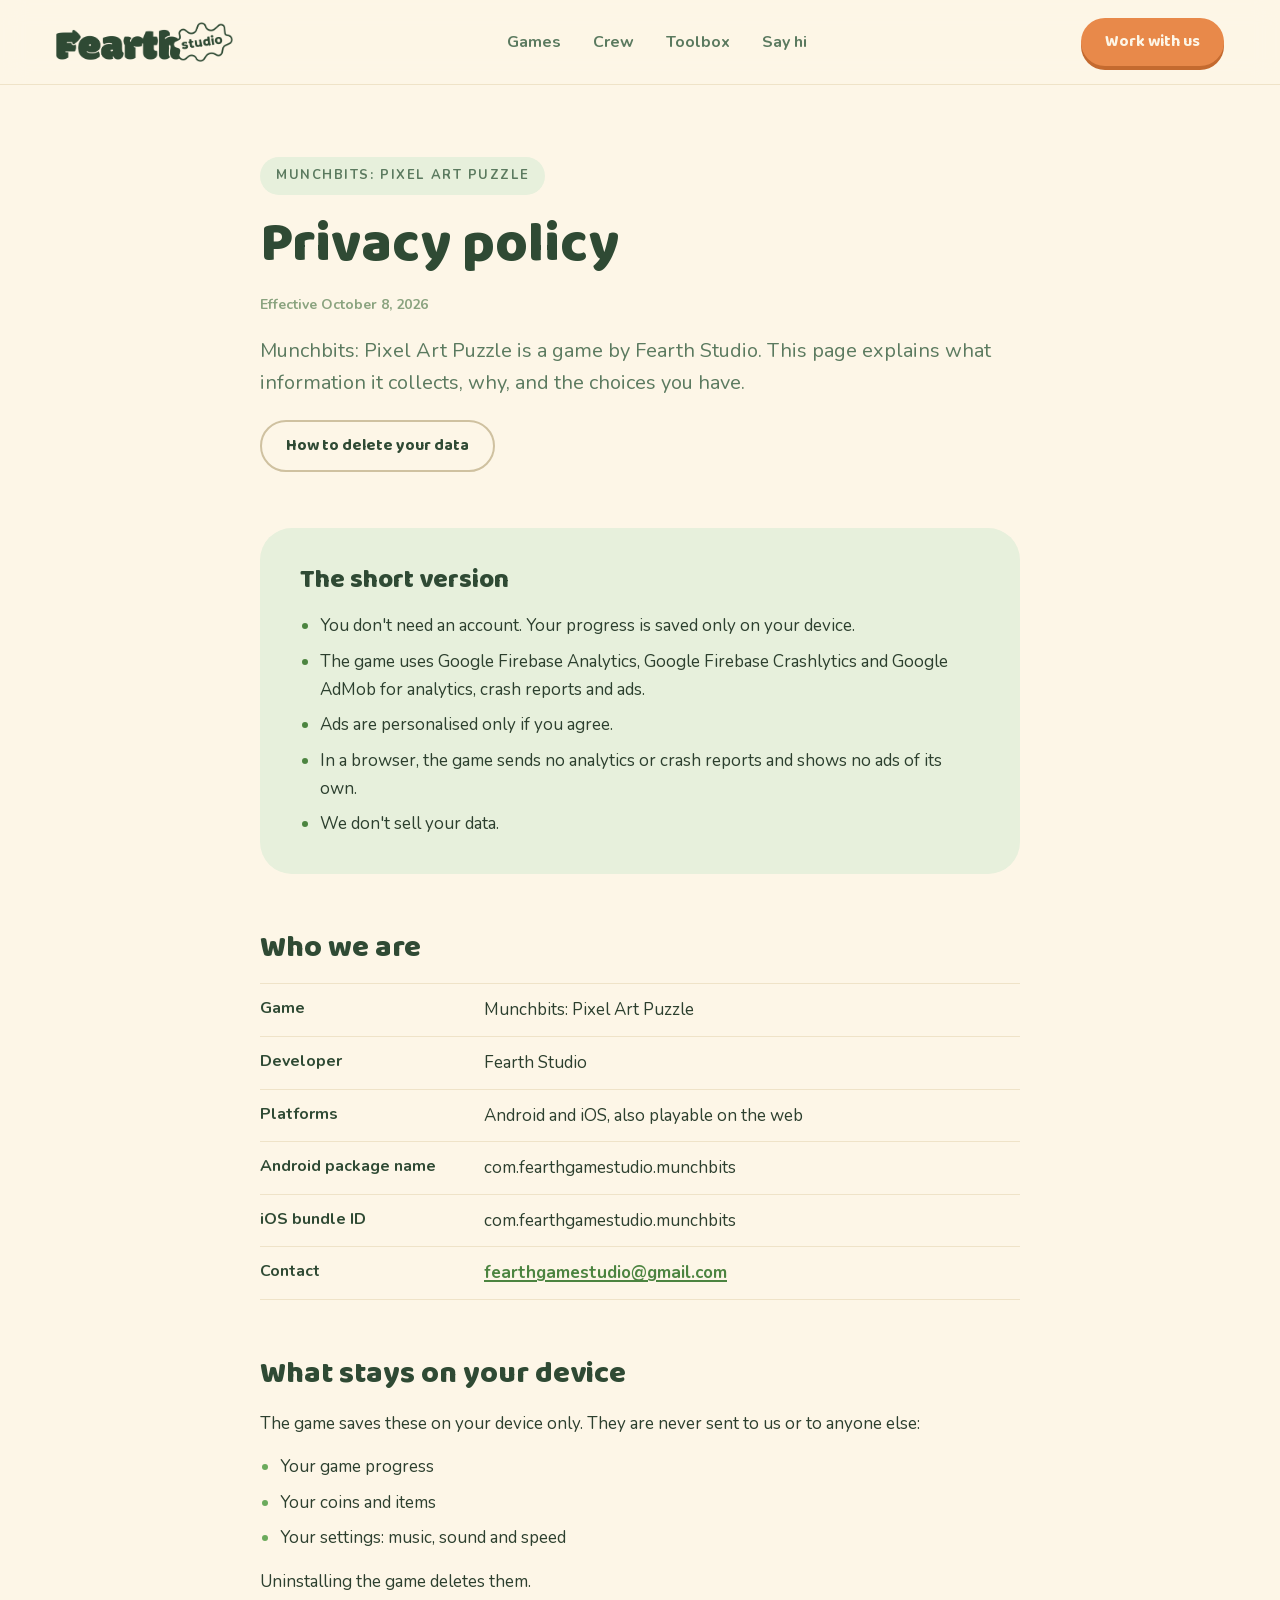
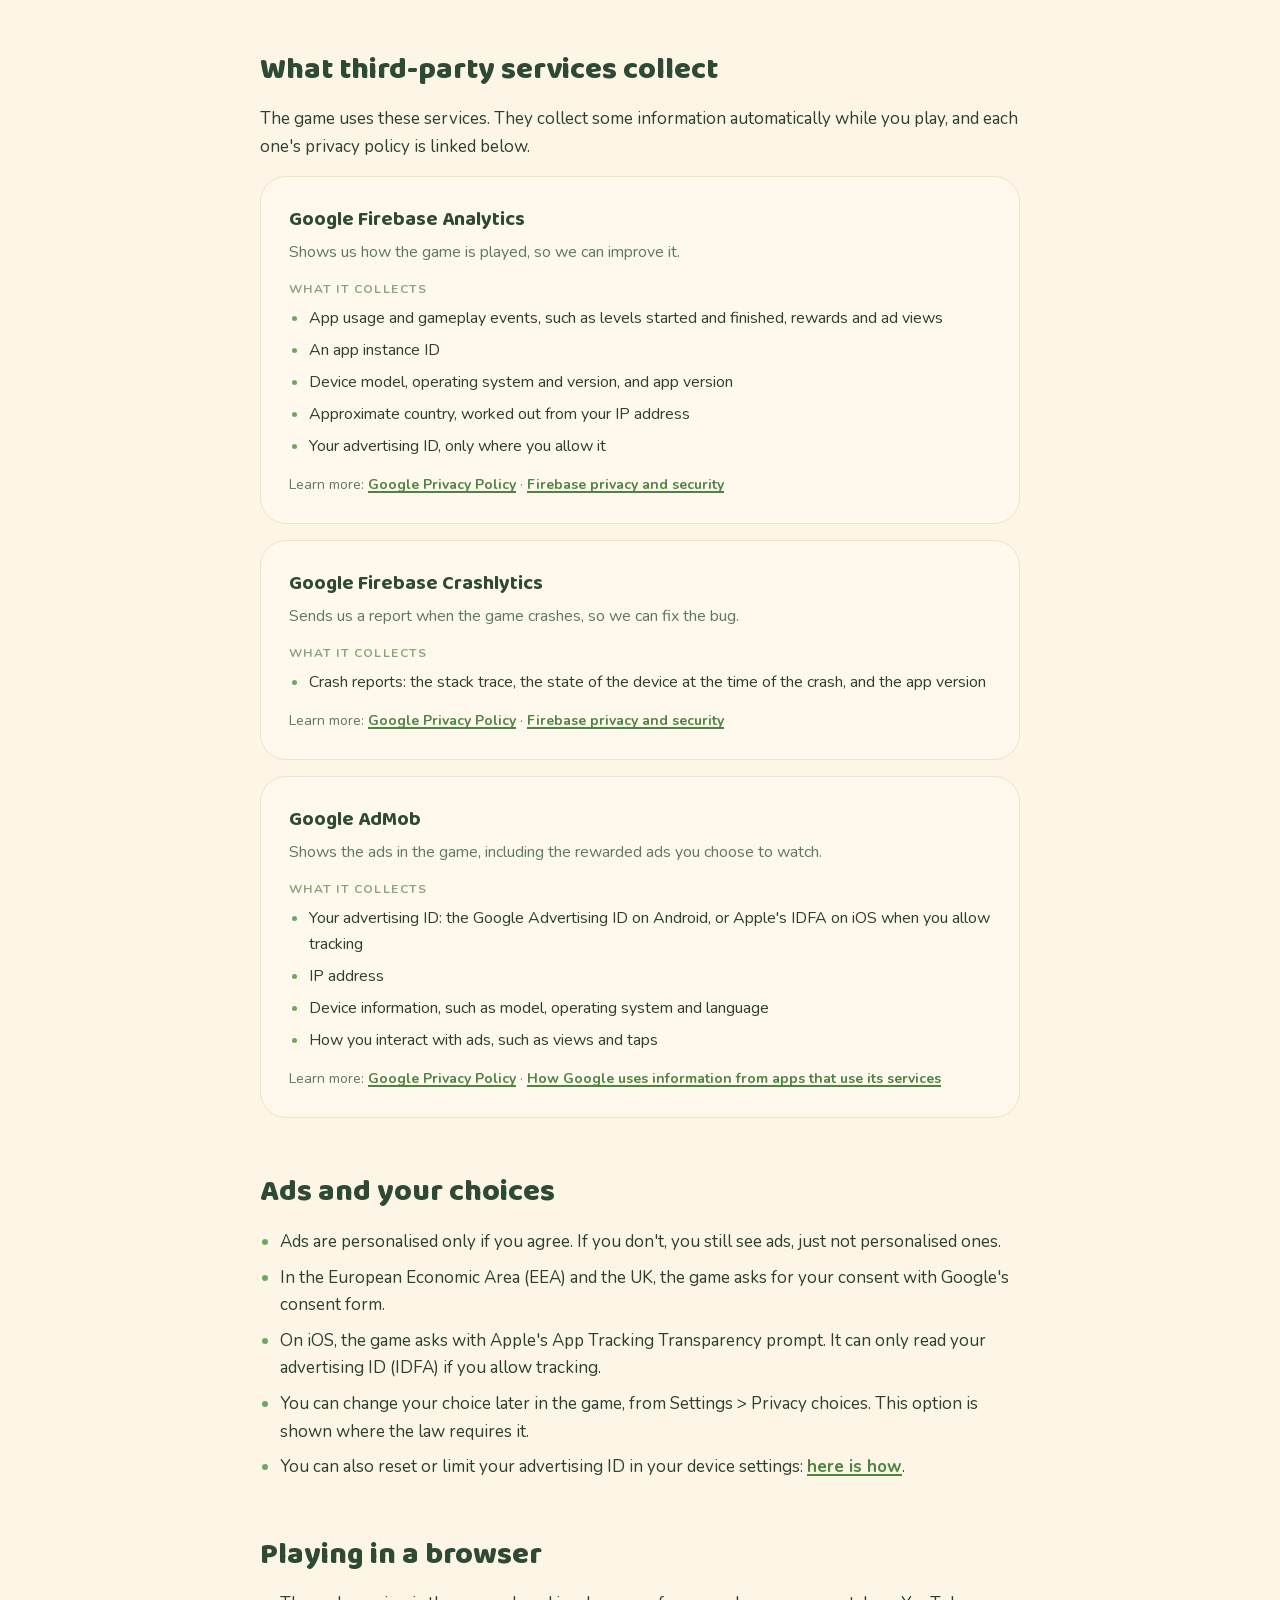
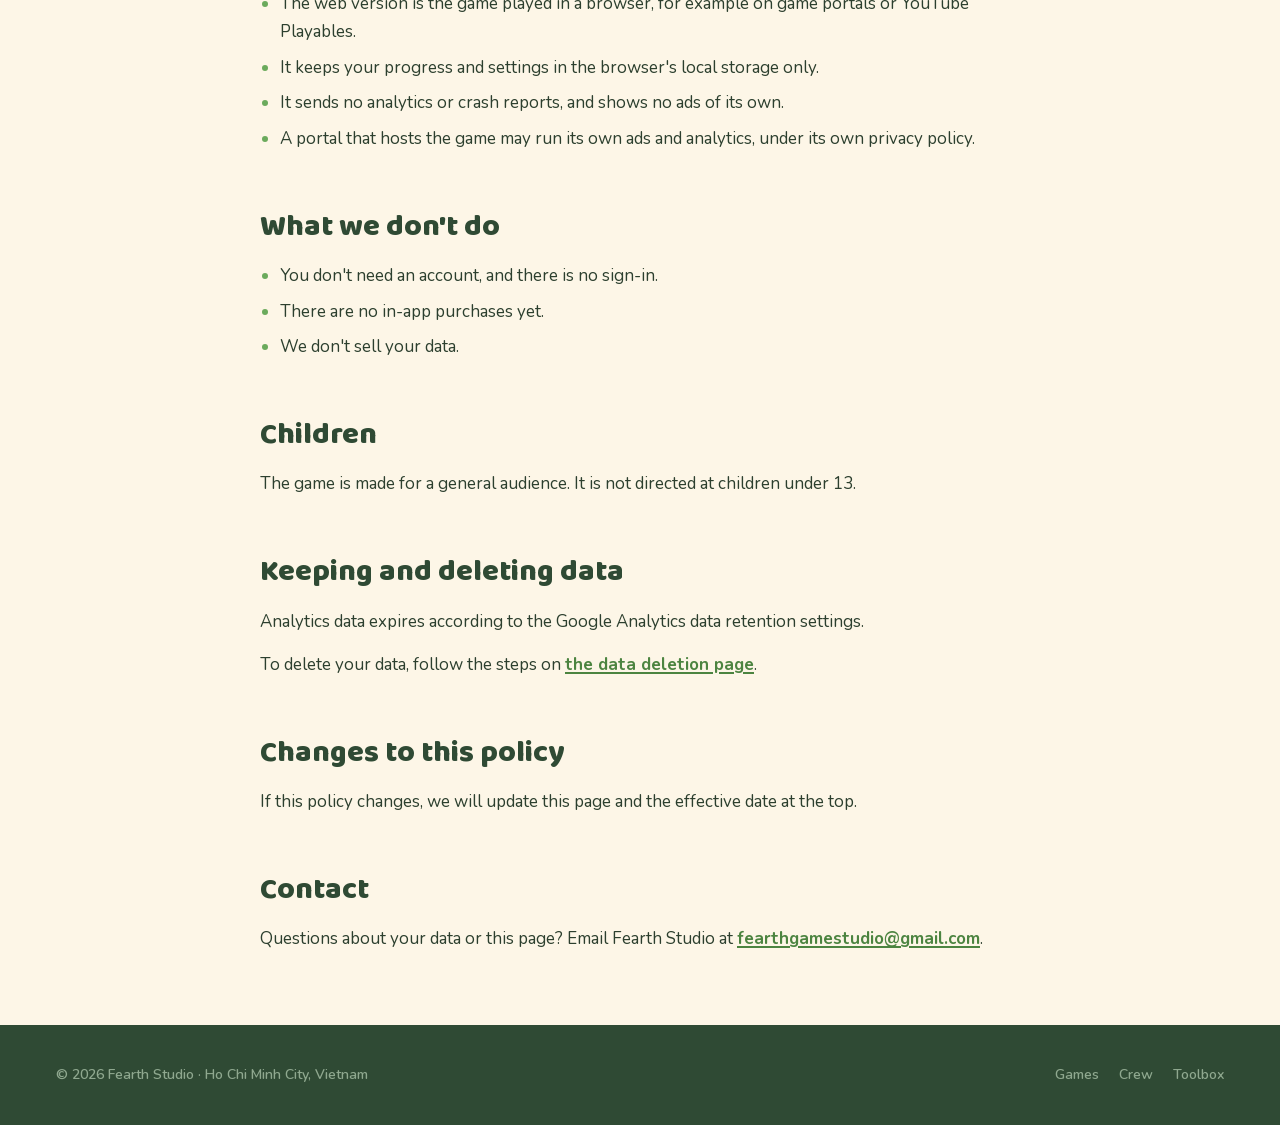
<file: munchbits/privacy/index.html>
<!DOCTYPE html><html lang="en" class="baloo_2_af724df2-module__MQR24G__variable nunito_388afa2a-module__RcTpVa__variable"><head><meta charSet="utf-8"/><meta name="viewport" content="width=device-width, initial-scale=1"/><link rel="preload" href="/_next/static/media/07454f8ad8aaac57-s.p.2kjei9psvcorz.woff2" as="font" crossorigin="" type="font/woff2"/><link rel="preload" href="/_next/static/media/d7d9c82e455b419c-s.p.2zp15__9k16__.woff2" as="font" crossorigin="" type="font/woff2"/><link rel="preload" href="/_next/static/media/e045b8a36dafeb96-s.p.1znw80anc03tc.woff2" as="font" crossorigin="" type="font/woff2"/><link rel="preload" href="/_next/static/media/e6d00ff86ef9e699-s.p.1vcas2uk12q5a.woff2" as="font" crossorigin="" type="font/woff2"/><link rel="preload" as="image" href="/brand/logo-forest.png"/><link rel="stylesheet" href="/_next/static/chunks/2cghxbwkfh17b.css" data-precedence="next"/><link rel="preload" as="script" fetchPriority="low" href="/_next/static/chunks/3fw9v76c6eteb.js"/><script src="/_next/static/chunks/1t7kqmjxbnm_f.js" async=""></script><script src="/_next/static/chunks/2-2pd9f-b3tmo.js" async=""></script><script src="/_next/static/chunks/turbopack-3t51ql4e7b73k.js" async=""></script><script src="/_next/static/chunks/35vx_6zkrcc_y.js" async="" crossorigin=""></script><script src="/_next/static/chunks/2bjco126x4vn8.js" async="" crossorigin=""></script><script src="/_next/static/chunks/43eks-xp4lzb1.js" async="" crossorigin=""></script><script src="/_next/static/chunks/10y6yrhvpe02i.js" async="" crossorigin=""></script><meta name="theme-color" content="#FDF6E7"/><meta name="color-scheme" content="light"/><title>Privacy policy — Munchbits: Pixel Art Puzzle · Fearth Studio</title><meta name="description" content="What Munchbits: Pixel Art Puzzle collects, why, and the choices you have."/><meta name="application-name" content="Fearth Studio"/><link rel="author" href="https://fearth-studio.github.io"/><meta name="author" content="Fearth Studio"/><meta name="keywords" content="game studio,Unity development,outsourcing,mobile apps,WebGL,Vietnam"/><meta name="creator" content="Fearth Studio"/><meta name="robots" content="index, follow"/><link rel="canonical" href="https://fearth-studio.github.io/munchbits/privacy/"/><meta property="og:title" content="Privacy policy — Munchbits: Pixel Art Puzzle · Fearth Studio"/><meta property="og:description" content="What Munchbits: Pixel Art Puzzle collects, why, and the choices you have."/><meta property="og:url" content="https://fearth-studio.github.io/munchbits/privacy/"/><meta property="og:site_name" content="Fearth Studio"/><meta property="og:locale" content="en_US"/><meta property="og:image" content="https://fearth-studio.github.io/opengraph-image.png"/><meta property="og:image:width" content="1200"/><meta property="og:image:height" content="630"/><meta property="og:type" content="article"/><meta name="twitter:card" content="summary_large_image"/><meta name="twitter:title" content="Privacy policy — Munchbits: Pixel Art Puzzle · Fearth Studio"/><meta name="twitter:description" content="What Munchbits: Pixel Art Puzzle collects, why, and the choices you have."/><meta name="twitter:image" content="https://fearth-studio.github.io/twitter-image.png"/><meta name="twitter:image:width" content="1200"/><meta name="twitter:image:height" content="630"/><link rel="icon" href="/favicon.ico?favicon.41t690uxb1_rp.ico" sizes="48x48" type="image/x-icon"/><link rel="icon" href="/icon.png?icon.3ykv_cr05-lvx.png" sizes="512x512" type="image/png"/><link rel="apple-touch-icon" href="/apple-icon.png?apple-icon.2ht11jb-yuc7v.png" sizes="180x180" type="image/png"/><meta name="next-size-adjust" content=""/><script src="/_next/static/chunks/0cz1d0mv5g_q7.js" noModule=""></script></head><body class="min-h-dvh"><div hidden=""><!--$--><!--/$--></div><header class="border-border bg-surface/92 sticky top-0 z-50 border-b backdrop-blur-md"><div class="max-w-shell mx-auto w-full px-6 sm:px-14 flex items-center justify-between gap-3 py-3.5 sm:gap-6 sm:py-4.5"><a class="flex items-center gap-3 text-inherit" aria-label="Fearth Studio — home" href="/"><img alt="" width="905" height="204" decoding="async" data-nimg="1" class="w-auto h-8 sm:h-10" style="color:transparent" src="/brand/logo-forest.png"/></a><nav aria-label="Primary" class="hidden lg:block"><ul class="flex gap-8 text-base font-bold"><li><a href="/#games" class="text-fg-muted hover:text-accent transition-colors">Games</a></li><li><a href="/#crew" class="text-fg-muted hover:text-accent transition-colors">Crew</a></li><li><a href="/#toolbox" class="text-fg-muted hover:text-accent transition-colors">Toolbox</a></li><li><a href="/#contact" class="text-fg-muted hover:text-accent transition-colors">Say hi</a></li></ul></nav><div class="flex items-center gap-2 sm:gap-3"><details class="group relative lg:hidden"><summary class="rounded-pill border-border-strong text-fg-strong flex cursor-pointer list-none items-center gap-2 border-2 px-3 py-2 text-sm font-bold sm:px-4 [&amp;::-webkit-details-marker]:hidden" aria-label="Toggle navigation"><span aria-hidden="true" class="text-base leading-none sm:hidden">☰</span><span class="hidden sm:inline">Menu</span><span aria-hidden="true" class="hidden transition-transform group-open:rotate-180 sm:inline">▾</span></summary><nav aria-label="Primary" class="border-border bg-surface shadow-card absolute right-0 z-50 mt-2 min-w-44 rounded-2xl border p-2"><ul class="flex flex-col"><li><a href="/#games" class="text-fg-muted hover:bg-surface-muted hover:text-accent block rounded-xl px-4 py-2.5 font-bold transition-colors">Games</a></li><li><a href="/#crew" class="text-fg-muted hover:bg-surface-muted hover:text-accent block rounded-xl px-4 py-2.5 font-bold transition-colors">Crew</a></li><li><a href="/#toolbox" class="text-fg-muted hover:bg-surface-muted hover:text-accent block rounded-xl px-4 py-2.5 font-bold transition-colors">Toolbox</a></li><li><a href="/#contact" class="text-fg-muted hover:bg-surface-muted hover:text-accent block rounded-xl px-4 py-2.5 font-bold transition-colors">Say hi</a></li></ul></nav></details><a class="inline-flex items-center justify-center gap-2 rounded-pill font-display font-bold whitespace-nowrap transition-[background-color,color,transform,box-shadow] duration-150 active:translate-y-1 bg-accent text-on-accent shadow-chunky-accent hover:bg-accent-soft active:shadow-[0_1px_0_var(--color-accent-strong)] px-4 py-2.5 text-sm sm:px-6 sm:py-3 sm:text-base" href="/#contact"><span class="sm:hidden">Say hi</span><span class="hidden sm:inline">Work with us</span></a></div></div></header><main id="top" class="wrap-break-word"><div class="max-w-shell mx-auto w-full px-6 sm:px-14 py-12 sm:py-18"><article aria-labelledby="legal-heading" class="mx-auto flex max-w-[760px] flex-col gap-10 sm:gap-14"><header class="flex flex-col gap-4 sm:gap-5"><span class="rounded-pill inline-flex items-center font-bold bg-surface-muted px-4 py-2.25 text-[13px] uppercase tracking-[0.12em] text-fg-muted self-start">Munchbits: Pixel Art Puzzle</span><h1 id="legal-heading" class="font-display text-fg-strong text-[36px] leading-[1.08] font-extrabold sm:text-[56px]">Privacy policy</h1><p class="text-fg-subtle text-sm font-bold">Effective<!-- --> <time dateTime="2026-10-08">October 8, 2026</time></p><p class="text-fg-muted text-lg leading-relaxed text-pretty sm:text-xl">Munchbits: Pixel Art Puzzle is a game by Fearth Studio. This page explains what information it collects, why, and the choices you have.</p><a class="inline-flex items-center justify-center gap-2 rounded-pill font-display font-bold whitespace-nowrap transition-[background-color,color,transform,box-shadow] duration-150 border-2 border-border-strong bg-surface text-fg-strong hover:border-primary hover:text-primary-strong active:translate-y-0 px-6 py-3 text-base self-start" href="/munchbits/delete-data/">How to delete your data</a></header><section aria-labelledby="summary-heading" class="rounded-panel bg-surface-muted flex flex-col gap-4 px-6 py-7 sm:px-10 sm:py-9"><h2 id="summary-heading" class="font-display text-fg-strong text-[22px] leading-tight font-extrabold sm:text-[26px]">The short version</h2><ul class="marker:text-primary-strong flex list-disc flex-col gap-2 pl-5 text-base leading-relaxed sm:text-[17px]"><li>You don&#x27;t need an account. Your progress is saved only on your device.</li><li>The game uses Google Firebase Analytics, Google Firebase Crashlytics and Google AdMob for analytics, crash reports and ads.</li><li>Ads are personalised only if you agree.</li><li>In a browser, the game sends no analytics or crash reports and shows no ads of its own.</li><li>We don&#x27;t sell your data.</li></ul></section><section id="who-we-are" aria-labelledby="who-we-are-heading" class="section-anchor flex flex-col gap-4"><h2 id="who-we-are-heading" class="font-display text-fg-strong text-[24px] leading-tight font-extrabold sm:text-[30px]">Who we are</h2><dl class="border-border flex flex-col border-t"><div class="border-border flex flex-col gap-0.5 border-b py-3 sm:grid sm:grid-cols-[200px_1fr] sm:gap-6"><dt class="text-fg-strong font-bold">Game</dt><dd class="wrap-anywhere text-base leading-relaxed sm:text-[17px]">Munchbits: Pixel Art Puzzle</dd></div><div class="border-border flex flex-col gap-0.5 border-b py-3 sm:grid sm:grid-cols-[200px_1fr] sm:gap-6"><dt class="text-fg-strong font-bold">Developer</dt><dd class="wrap-anywhere text-base leading-relaxed sm:text-[17px]">Fearth Studio</dd></div><div class="border-border flex flex-col gap-0.5 border-b py-3 sm:grid sm:grid-cols-[200px_1fr] sm:gap-6"><dt class="text-fg-strong font-bold">Platforms</dt><dd class="wrap-anywhere text-base leading-relaxed sm:text-[17px]">Android and iOS, also playable on the web</dd></div><div class="border-border flex flex-col gap-0.5 border-b py-3 sm:grid sm:grid-cols-[200px_1fr] sm:gap-6"><dt class="text-fg-strong font-bold">Android package name</dt><dd class="wrap-anywhere text-base leading-relaxed sm:text-[17px]">com.fearthgamestudio.munchbits</dd></div><div class="border-border flex flex-col gap-0.5 border-b py-3 sm:grid sm:grid-cols-[200px_1fr] sm:gap-6"><dt class="text-fg-strong font-bold">iOS bundle ID</dt><dd class="wrap-anywhere text-base leading-relaxed sm:text-[17px]">com.fearthgamestudio.munchbits</dd></div><div class="border-border flex flex-col gap-0.5 border-b py-3 sm:grid sm:grid-cols-[200px_1fr] sm:gap-6"><dt class="text-fg-strong font-bold">Contact</dt><dd class="wrap-anywhere text-base leading-relaxed sm:text-[17px]"><a href="mailto:fearthgamestudio@gmail.com" class="text-primary-strong hover:text-accent font-bold underline decoration-2 underline-offset-2 transition-colors">fearthgamestudio@gmail.com</a></dd></div></dl></section><section id="on-your-device" aria-labelledby="on-your-device-heading" class="section-anchor flex flex-col gap-4"><h2 id="on-your-device-heading" class="font-display text-fg-strong text-[24px] leading-tight font-extrabold sm:text-[30px]">What stays on your device</h2><p class="text-base leading-relaxed sm:text-[17px]">The game saves these on your device only. They are never sent to us or to anyone else:</p><ul class="marker:text-primary flex list-disc flex-col gap-2 pl-5 text-base leading-relaxed sm:text-[17px]"><li>Your game progress</li><li>Your coins and items</li><li>Your settings: music, sound and speed</li></ul><p class="text-base leading-relaxed sm:text-[17px]">Uninstalling the game deletes them.</p></section><section id="third-party-services" aria-labelledby="third-party-services-heading" class="section-anchor flex flex-col gap-4"><h2 id="third-party-services-heading" class="font-display text-fg-strong text-[24px] leading-tight font-extrabold sm:text-[30px]">What third-party services collect</h2><p class="text-base leading-relaxed sm:text-[17px]">The game uses these services. They collect some information automatically while you play, and each one&#x27;s privacy policy is linked below.</p><ul class="flex flex-col gap-4"><li><article class="rounded-card border-border bg-surface-soft flex flex-col gap-4 border p-5 sm:p-7"><div class="flex flex-col gap-1.5"><h3 class="font-display text-fg-strong text-xl font-bold">Google Firebase Analytics</h3><p class="text-fg-muted text-base leading-relaxed">Shows us how the game is played, so we can improve it.</p></div><div class="flex flex-col gap-2"><p class="text-fg-subtle text-xs font-bold tracking-[0.12em] uppercase">What it collects</p><ul class="marker:text-primary flex list-disc flex-col gap-1.5 pl-5 text-base leading-relaxed"><li>App usage and gameplay events, such as levels started and finished, rewards and ad views</li><li>An app instance ID</li><li>Device model, operating system and version, and app version</li><li>Approximate country, worked out from your IP address</li><li>Your advertising ID, only where you allow it</li></ul></div><p class="text-fg-muted text-sm">Learn more<!-- -->:<!-- --> <span><a href="https://policies.google.com/privacy" class="text-primary-strong hover:text-accent font-bold underline decoration-2 underline-offset-2 transition-colors">Google Privacy Policy</a></span><span> · <a href="https://firebase.google.com/support/privacy" class="text-primary-strong hover:text-accent font-bold underline decoration-2 underline-offset-2 transition-colors">Firebase privacy and security</a></span></p></article></li><li><article class="rounded-card border-border bg-surface-soft flex flex-col gap-4 border p-5 sm:p-7"><div class="flex flex-col gap-1.5"><h3 class="font-display text-fg-strong text-xl font-bold">Google Firebase Crashlytics</h3><p class="text-fg-muted text-base leading-relaxed">Sends us a report when the game crashes, so we can fix the bug.</p></div><div class="flex flex-col gap-2"><p class="text-fg-subtle text-xs font-bold tracking-[0.12em] uppercase">What it collects</p><ul class="marker:text-primary flex list-disc flex-col gap-1.5 pl-5 text-base leading-relaxed"><li>Crash reports: the stack trace, the state of the device at the time of the crash, and the app version</li></ul></div><p class="text-fg-muted text-sm">Learn more<!-- -->:<!-- --> <span><a href="https://policies.google.com/privacy" class="text-primary-strong hover:text-accent font-bold underline decoration-2 underline-offset-2 transition-colors">Google Privacy Policy</a></span><span> · <a href="https://firebase.google.com/support/privacy" class="text-primary-strong hover:text-accent font-bold underline decoration-2 underline-offset-2 transition-colors">Firebase privacy and security</a></span></p></article></li><li><article class="rounded-card border-border bg-surface-soft flex flex-col gap-4 border p-5 sm:p-7"><div class="flex flex-col gap-1.5"><h3 class="font-display text-fg-strong text-xl font-bold">Google AdMob</h3><p class="text-fg-muted text-base leading-relaxed">Shows the ads in the game, including the rewarded ads you choose to watch.</p></div><div class="flex flex-col gap-2"><p class="text-fg-subtle text-xs font-bold tracking-[0.12em] uppercase">What it collects</p><ul class="marker:text-primary flex list-disc flex-col gap-1.5 pl-5 text-base leading-relaxed"><li>Your advertising ID: the Google Advertising ID on Android, or Apple&#x27;s IDFA on iOS when you allow tracking</li><li>IP address</li><li>Device information, such as model, operating system and language</li><li>How you interact with ads, such as views and taps</li></ul></div><p class="text-fg-muted text-sm">Learn more<!-- -->:<!-- --> <span><a href="https://policies.google.com/privacy" class="text-primary-strong hover:text-accent font-bold underline decoration-2 underline-offset-2 transition-colors">Google Privacy Policy</a></span><span> · <a href="https://policies.google.com/technologies/partner-sites" class="text-primary-strong hover:text-accent font-bold underline decoration-2 underline-offset-2 transition-colors">How Google uses information from apps that use its services</a></span></p></article></li></ul></section><section id="ads-and-consent" aria-labelledby="ads-and-consent-heading" class="section-anchor flex flex-col gap-4"><h2 id="ads-and-consent-heading" class="font-display text-fg-strong text-[24px] leading-tight font-extrabold sm:text-[30px]">Ads and your choices</h2><ul class="marker:text-primary flex list-disc flex-col gap-2 pl-5 text-base leading-relaxed sm:text-[17px]"><li>Ads are personalised only if you agree. If you don&#x27;t, you still see ads, just not personalised ones.</li><li>In the European Economic Area (EEA) and the UK, the game asks for your consent with Google&#x27;s consent form.</li><li>On iOS, the game asks with Apple&#x27;s App Tracking Transparency prompt. It can only read your advertising ID (IDFA) if you allow tracking.</li><li>You can change your choice later in the game, from Settings &gt; Privacy choices. This option is shown where the law requires it.</li><li>You can also reset or limit your advertising ID in your device settings: <a class="text-primary-strong hover:text-accent font-bold underline decoration-2 underline-offset-2 transition-colors" href="/munchbits/delete-data/#advertising-id">here is how</a>.</li></ul></section><section id="web-version" aria-labelledby="web-version-heading" class="section-anchor flex flex-col gap-4"><h2 id="web-version-heading" class="font-display text-fg-strong text-[24px] leading-tight font-extrabold sm:text-[30px]">Playing in a browser</h2><ul class="marker:text-primary flex list-disc flex-col gap-2 pl-5 text-base leading-relaxed sm:text-[17px]"><li>The web version is the game played in a browser, for example on game portals or YouTube Playables.</li><li>It keeps your progress and settings in the browser&#x27;s local storage only.</li><li>It sends no analytics or crash reports, and shows no ads of its own.</li><li>A portal that hosts the game may run its own ads and analytics, under its own privacy policy.</li></ul></section><section id="what-we-dont-do" aria-labelledby="what-we-dont-do-heading" class="section-anchor flex flex-col gap-4"><h2 id="what-we-dont-do-heading" class="font-display text-fg-strong text-[24px] leading-tight font-extrabold sm:text-[30px]">What we don&#x27;t do</h2><ul class="marker:text-primary flex list-disc flex-col gap-2 pl-5 text-base leading-relaxed sm:text-[17px]"><li>You don&#x27;t need an account, and there is no sign-in.</li><li>There are no in-app purchases yet.</li><li>We don&#x27;t sell your data.</li></ul></section><section id="children" aria-labelledby="children-heading" class="section-anchor flex flex-col gap-4"><h2 id="children-heading" class="font-display text-fg-strong text-[24px] leading-tight font-extrabold sm:text-[30px]">Children</h2><p class="text-base leading-relaxed sm:text-[17px]">The game is made for a general audience. It is not directed at children under 13.</p></section><section id="keeping-and-deleting" aria-labelledby="keeping-and-deleting-heading" class="section-anchor flex flex-col gap-4"><h2 id="keeping-and-deleting-heading" class="font-display text-fg-strong text-[24px] leading-tight font-extrabold sm:text-[30px]">Keeping and deleting data</h2><p class="text-base leading-relaxed sm:text-[17px]">Analytics data expires according to the Google Analytics data retention settings.</p><p class="text-base leading-relaxed sm:text-[17px]">To delete your data, follow the steps on <a class="text-primary-strong hover:text-accent font-bold underline decoration-2 underline-offset-2 transition-colors" href="/munchbits/delete-data/">the data deletion page</a>.</p></section><section id="changes" aria-labelledby="changes-heading" class="section-anchor flex flex-col gap-4"><h2 id="changes-heading" class="font-display text-fg-strong text-[24px] leading-tight font-extrabold sm:text-[30px]">Changes to this policy</h2><p class="text-base leading-relaxed sm:text-[17px]">If this policy changes, we will update this page and the effective date at the top.</p></section><section id="contact" aria-labelledby="contact-heading" class="section-anchor flex flex-col gap-4"><h2 id="contact-heading" class="font-display text-fg-strong text-[24px] leading-tight font-extrabold sm:text-[30px]">Contact</h2><p class="text-base leading-relaxed sm:text-[17px]">Questions about your data or this page? Email Fearth Studio at <a href="mailto:fearthgamestudio@gmail.com" class="text-primary-strong hover:text-accent font-bold underline decoration-2 underline-offset-2 transition-colors">fearthgamestudio@gmail.com</a>.</p></section></article></div></main><!--$--><!--/$--><footer class="bg-surface-inverse pt-10"><div class="max-w-shell mx-auto w-full px-6 sm:px-14 text-sage-dim flex flex-wrap justify-between gap-5 pb-10 text-sm font-semibold"><p>© <!-- -->2026<!-- --> <!-- -->Fearth Studio<!-- --> · <!-- -->Ho Chi Minh City<!-- -->,<!-- --> <!-- -->Vietnam</p><ul class="flex gap-5"><li><a href="/#games" class="hover:text-highlight transition-colors">Games</a></li><li><a href="/#crew" class="hover:text-highlight transition-colors">Crew</a></li><li><a href="/#toolbox" class="hover:text-highlight transition-colors">Toolbox</a></li></ul></div></footer><script src="/_next/static/chunks/3fw9v76c6eteb.js" id="_R_" async=""></script><script>(self.__next_f=self.__next_f||[]).push([0])</script><script>self.__next_f.push([1,"1:\"$Sreact.fragment\"\n2:I[22673,[\"/_next/static/chunks/35vx_6zkrcc_y.js\"],\"default\"]\n3:I[58298,[\"/_next/static/chunks/35vx_6zkrcc_y.js\",\"/_next/static/chunks/2bjco126x4vn8.js\",\"/_next/static/chunks/43eks-xp4lzb1.js\"],\"default\"]\n4:I[32645,[\"/_next/static/chunks/35vx_6zkrcc_y.js\"],\"default\"]\n5:I[57119,[\"/_next/static/chunks/35vx_6zkrcc_y.js\",\"/_next/static/chunks/10y6yrhvpe02i.js\"],\"\"]\n6:I[76870,[\"/_next/static/chunks/35vx_6zkrcc_y.js\",\"/_next/static/chunks/10y6yrhvpe02i.js\"],\"Image\"]\nf:I[71495,[\"/_next/static/chunks/35vx_6zkrcc_y.js\"],\"default\",1]\n:HL[\"/_next/static/chunks/2cghxbwkfh17b.css\",\"style\"]\n:HL[\"/_next/static/media/07454f8ad8aaac57-s.p.2kjei9psvcorz.woff2\",\"font\",{\"crossOrigin\":\"\",\"type\":\"font/woff2\"}]\n:HL[\"/_next/static/media/d7d9c82e455b419c-s.p.2zp15__9k16__.woff2\",\"font\",{\"crossOrigin\":\"\",\"type\":\"font/woff2\"}]\n:HL[\"/_next/static/media/e045b8a36dafeb96-s.p.1znw80anc03tc.woff2\",\"font\",{\"crossOrigin\":\"\",\"type\":\"font/woff2\"}]\n:HL[\"/_next/static/media/e6d00ff86ef9e699-s.p.1vcas2uk12q5a.woff2\",\"font\",{\"crossOrigin\":\"\",\"type\":\"font/woff2\"}]\nd:X\n0:{\"P\":null,\"c\":[\"\",\"munchbits\",\"privacy\",\"\"],\"q\":\"\",\"i\":false,\"f\":[[[\"\",{\"children\":[[\"game\",\"munchbits\",\"d\",[]],{\"children\":[\"privacy\",{\"children\":[\"__PAGE__\",{},\"$undefined\",\"$undefined\",4608]},\"$undefined\",\"$undefined\",4608]},\"$undefined\",\"$undefined\",4608]},\"$undefined\",\"$undefined\",4624],[[\"$\",\"$1\",\"c\",{\"children\":[[[\"$\",\"link\",\"0\",{\"rel\":\"stylesheet\",\"href\":\"/_next/static/chunks/2cghxbwkfh17b.css\",\"precedence\":\"next\",\"crossOrigin\":\"$undefined\",\"nonce\":\"$undefined\"}],[\"$\",\"script\",\"script-0\",{\"src\":\"/_next/static/chunks/35vx_6zkrcc_y.js\",\"async\":true,\"nonce\":\"$undefined\"}]],[\"$\",\"html\",null,{\"lang\":\"en\",\"className\":\"baloo_2_af724df2-module__MQR24G__variable nunito_388afa2a-module__RcTpVa__variable\",\"children\":[\"$\",\"body\",null,{\"className\":\"min-h-dvh\",\"children\":[\"$\",\"$L2\",null,{\"parallelRouterKey\":\"children\",\"error\":\"$3\",\"errorStyles\":[],\"errorScripts\":[[\"$\",\"script\",\"script-0\",{\"src\":\"/_next/static/chunks/2bjco126x4vn8.js\",\"async\":true}],[\"$\",\"script\",\"script-1\",{\"src\":\"/_next/static/chunks/43eks-xp4lzb1.js\",\"async\":true}]],\"template\":[\"$\",\"$L4\",null,{}],\"templateStyles\":\"$undefined\",\"templateScripts\":\"$undefined\",\"notFound\":[[\"$\",\"main\",null,{\"className\":\"max-w-shell mx-auto w-full px-6 sm:px-14 flex min-h-dvh flex-col items-center justify-center gap-6 text-center\",\"children\":[[\"$\",\"p\",null,{\"className\":\"font-display text-primary text-[64px] leading-none font-extrabold\",\"children\":\"404\"}],[\"$\",\"h1\",null,{\"className\":\"font-display text-fg-strong text-[32px] font-extrabold\",\"children\":\"This page wandered off.\"}],[\"$\",\"p\",null,{\"className\":\"text-fg-muted max-w-md text-lg\",\"children\":\"The link may be old, or the page may have moved. The studio is still right where you left it.\"}],[\"$\",\"$L5\",null,{\"href\":\"/\",\"className\":\"inline-flex items-center justify-center gap-2 rounded-pill font-display font-bold whitespace-nowrap transition-[background-color,color,transform,box-shadow] duration-150 active:translate-y-1 bg-primary text-on-primary shadow-chunky-primary hover:bg-primary-soft active:shadow-[0_1px_0_var(--color-primary-strong)] px-7.5 py-3.75 text-lg\",\"children\":\"Back to the studio\"}]]}],[]],\"forbidden\":\"$undefined\",\"unauthorized\":\"$undefined\"}]}]}]]}],{\"children\":[[\"$\",\"$1\",\"c\",{\"children\":[[[\"$\",\"script\",\"script-0\",{\"src\":\"/_next/static/chunks/10y6yrhvpe02i.js\",\"async\":true,\"nonce\":\"$undefined\"}]],[[\"$\",\"header\",null,{\"className\":\"border-border bg-surface/92 sticky top-0 z-50 border-b backdrop-blur-md\",\"children\":[\"$\",\"div\",null,{\"className\":\"max-w-shell mx-auto w-full px-6 sm:px-14 flex items-center justify-between gap-3 py-3.5 sm:gap-6 sm:py-4.5\",\"children\":[[\"$\",\"$L5\",null,{\"href\":\"/\",\"className\":\"flex items-center gap-3 text-inherit\",\"aria-label\":\"Fearth Studio — home\",\"children\":[\"$\",\"$L6\",null,{\"src\":\"/brand/logo-forest.png\",\"alt\":\"\",\"width\":905,\"height\":204,\"priority\":true,\"className\":\"w-auto h-8 sm:h-10\"}]}],[\"$\",\"nav\",null,{\"aria-label\":\"Primary\",\"className\":\"hidden lg:block\",\"children\":[\"$\",\"ul\",null,{\"className\":\"flex gap-8 text-base font-bold\",\"children\":[[\"$\",\"li\",\"/#games\",{\"children\":[\"$\",\"a\",null,{\"href\":\"/#games\",\"className\":\"text-fg-muted hover:text-accent transition-colors\",\"children\":\"Games\"}]}],[\"$\",\"li\",\"/#crew\",{\"children\":[\"$\",\"a\",null,{\"href\":\"/#crew\",\"className\":\"text-fg-muted hover:text-accent transition-colors\",\"children\":\"Crew\"}]}],[\"$\",\"li\",\"/#toolbox\",{\"children\":[\"$\",\"a\",null,{\"href\":\"/#toolbox\",\"className\":\"text-fg-muted hover:text-accent transition-colors\",\"children\":\"Toolbox\"}]}],[\"$\",\"li\",\"/#contact\",{\"children\":[\"$\",\"a\",null,{\"href\":\"/#contact\",\"className\":\"text-fg-muted hover:text-accent transition-colors\",\"children\":\"Say hi\"}]}]]}]}],[\"$\",\"div\",null,{\"className\":\"flex items-center gap-2 sm:gap-3\",\"children\":[[\"$\",\"details\",null,{\"className\":\"group relative lg:hidden\",\"children\":[[\"$\",\"summary\",null,{\"className\":\"rounded-pill border-border-strong text-fg-strong flex cursor-pointer list-none items-center gap-2 border-2 px-3 py-2 text-sm font-bold sm:px-4 [\u0026::-webkit-details-marker]:hidden\",\"aria-label\":\"Toggle navigation\",\"children\":[[\"$\",\"span\",null,{\"aria-hidden\":\"true\",\"className\":\"text-base leading-none sm:hidden\",\"children\":\"☰\"}],[\"$\",\"span\",null,{\"className\":\"hidden sm:inline\",\"children\":\"Menu\"}],[\"$\",\"span\",null,{\"aria-hidden\":\"true\",\"className\":\"hidden transition-transform group-open:rotate-180 sm:inline\",\"children\":\"▾\"}]]}],[\"$\",\"nav\",null,{\"aria-label\":\"Primary\",\"className\":\"border-border bg-surface shadow-card absolute right-0 z-50 mt-2 min-w-44 rounded-2xl border p-2\",\"children\":\"$L7\"}]]}],\"$L8\"]}]]}]}],\"$L9\",\"$La\"]]}],{\"children\":[\"$Lb\",{\"children\":[\"$Lc\",{},null,false,null]},null,false,\"$d\"]},null,false,null]},null,false,null],\"$Le\",false]],\"m\":\"$undefined\",\"G\":[\"$f\",[\"$L10\"]],\"S\":true,\"h\":null,\"r\":\"$undefined\",\"s\":\"$undefined\",\"a\":\"$undefined\",\"l\":\"$undefined\",\"p\":\"$undefined\",\"d\":\"$undefined\",\"b\":\"zcplFqmgRI4lwCATFl7UW\"}\n12:I[57647,[\"/_next/static/chunks/35vx_6zkrcc_y.js\"],\"OutletBoundary\"]\n13:\"$Sreact.suspense\"\n15:I[57647,[\"/_next/static/chunks/35vx_6zkrcc_y.js\"],\"ViewportBoundary\"]\n17:I[57647,[\"/_next/static/chunks/35vx_6zkrcc_y.js\"],\"MetadataBoundary\"]\n7:[\"$\",\"ul\",null,{\"className\":\"flex flex-col\",\"children\":[[\"$\",\"li\",\"/#games\",{\"children\":[\"$\",\"a\",null,{\"href\":\"/#games\",\"className\":\"text-fg-muted hover:bg-surface-muted hover:text-accent block rounded-xl px-4 py-2.5 font-bold transition-colors\",\"children\":\"Games\"}]}],[\"$\",\"li\",\"/#crew\",{\"children\":[\"$\",\"a\",null,{\"href\":\"/#crew\",\"className\":\"text-fg-muted hover:bg-surface-muted hover:text-accent block rounded-xl px-4 py-2.5 font-bold transition-colors\",\"children\":\"Crew\"}]}],[\"$\",\"li\",\"/#toolbox\",{\"children\":[\"$\",\"a\",null,{\"href\":\"/#toolbox\",\"className\":\"text-fg-muted hover:bg-surface-muted hover:text-accent block rounded-xl px-4 py-2.5 font-bold transition-colors\",\"children\":\"Toolbox\"}]}],[\"$\",\"li\",\"/#contact\",{\"children\":[\"$\",\"a\",null,{\"href\":\"/#contact\",\"className\":\"text-fg-muted hover:bg-surface-muted hover:text-accent block rounded-xl px-4 py-2.5 font-bold transition-colors\",\"children\":\"Say hi\"}]}]]}]\n8:[\"$\",\"$L5\",null,{\"href\":\"/#contact\",\"className\":\"inline-flex items-center justify-center gap-2 rounded-pill font-display font-bold whitespace-nowrap transition-[background-color,color,transform,box-shadow] duration-150 active:translate-y-1 bg-accent text-on-accent shadow-chunky-accent hover:bg-accent-soft active:shadow-[0_1px_0_var(--color-accent-strong)] px-4 py-2.5 text-sm sm:px-6 sm:py-3 sm:text-base\",\"children\":[[\"$\",\"span\",null,{\"className\":\"sm:hidden\",\"children\":\"Say hi\"}],[\"$\",\"span\",null,{\"className\":\"hidden sm:inline\",\"children\":\"Work with us\"}]]}]\n9:[\"$\",\"$L2\",null,{\"parallelRouterKey\":\"children\",\"error\":\"$undefined\",\"errorStyles\":\"$undefined\",\"errorScripts\":\"$undefined\",\"template\":[\"$\",\"$L4\",null,{}],\"templateStyles\":\"$undefined\",\"templateScripts\":\"$undefined\",\"notFound\":\"$undefined\",\"forbidden\":\"$undefined\",\"unauthorized\":\"$undefined\"}]\na:[\"$\",\"footer\",null,{\"className\":\"bg-surface-inverse pt-10\",\"children\":[\"$\",\"div\",null,{\"className\":\"max-w-shell mx-auto w-full px-6 sm:px-14 text-sage-dim flex flex-wrap justify-between gap-5 pb-10 text-sm font-semibold\",\"children\":[[\"$\",\"p\",null,{\"children\":[\"© \",\"2026\",\" \",\"Fearth Studio\",\" · \",\"Ho Chi Minh City\",\",\",\" \",\"Vietnam\"]}],[\"$\",\"ul\",null,{\"className\":\"flex gap-5\",\"children\":[[\"$\",\"li\",\"/#games\",{\"children\":[\"$\",\"a\",null,{\"href\":\"/#games\",\"className\":\"hover:text-highlight transition-colors\",\"children\":\"Games\"}]}],[\"$\",\"li\",\"/#crew\",{\"children\":[\"$\",\"a\",null,{\"href\":\"/#crew\",\"className\":\"hover:text-highlight transition-colors\",\"children\":\"Crew\"}]}],[\"$\",\"li\",\"/#toolbox\",{\"children\":[\"$\",\"a\",null,{\"href\":\"/#toolbox\",\"className\":\"hover:text-highlight transition-colors\",\"children\":\"Toolbox\"}]}]]}]]}]}]\nb:[\"$\",\"$1\",\"c\",{\"children\":[null,[\"$\",\"$L2\",null,{\"parallelRouterKey\":\"children\",\"error\":\"$undefined\",\"errorStyles\":\"$undefined\",\"errorScripts\":\"$undefined\",\"template\":[\"$\",\"$L4\",null,{}],\"templateStyles\":\"$undefined\",\"templateScripts\":\"$undefined\",\"notFound\":\"$undefined\",\"forbidden\":\"$undefined\",\"unauthorized\":\"$undefined\"}]]}]\nc:[\"$\",\"$1\",\"c\",{\"children\":[\"$L11\",null,[\"$\",\"$L12\",null,{\"children\":[\"$\",\"$13\",null,{\"name\":\"Next.MetadataOutlet\",\"children\":\"$@14\"}]}]]}]\ne:[\"$\",\"$1\",\"h\",{\"children\":[null,[\"$\",\"$L15\",null,{\"children\":\"$L16\"}],[\"$\",\"div\",null,{\"hidden\":true,\"children\":[\"$\",\"$L17\",null,{\"children\":[\"$\",\"$13\",null,{\"name\":\"Next.Metadata\",\"children\":\"$L18\"}]}]}],[\"$\",\"meta\",null,{\"name\":\"next-size-adjust\",\"content\":\"\"}]]}]\n10:[\"$\",\"link\",\"0\",{\"rel\":\"stylesheet\",\"href\":\"/_next/static/chunks/2cghxbwkfh17b.css\",\"precedence\":\"next\",\"crossOrigin\":\"$undefined\",\"nonce\":\"$undefined\"}]\nd:C\n11:[\"$\",\"main\",null,{\"id\":\"top\",\"className\":\"wrap-break-word\",\"children\":[\"$\",\"div\",null,{\"className\":\"max-w-shell mx-auto w-full px-6 sm:px-14 py-12 sm:py-18\",\"children\":[\"$\",\"article\",null,{\"aria-labelledby\":\"legal-heading\",\"className\":\"mx-auto flex max-w-[760px] flex-col gap-10 sm:gap-14\",\"children\":[[\"$\",\"header\",null,{\"className\":\"flex flex-col gap-4 sm:gap-5\",\"children\":[[\"$\",\"span\",null,{\"className\":\"rounded-pill inline-flex items-center font-bold bg-surface-muted px-4 py-2.25 text-[13px] uppercase tracking-[0.12em] text-fg-muted self-start\",\"children\":\"Munchbits: Pixel Art Puzzle\"}],[\"$\",\"h1\",null,{\"id\":\"legal-heading\",\"className\":\"font-display text-fg-strong text-[36px] leading-[1.08] font-extrabold sm:text-[56px]\",\"children\":\"Privacy policy\"}],[\"$\",\"p\",null,{\"className\":\"text-fg-subtle text-sm font-bold\",\"children\":[\"Effective\",\" \",[\"$\",\"time\",null,{\"dateTime\":\"2026-10-08\",\"children\":\"October 8, 2026\"}]]}],[\"$\",\"p\",null,{\"className\":\"text-fg-muted text-lg leading-relaxed text-pretty sm:text-xl\",\"children\":[[\"$\",\"$1\",\"Munchbits: Pixel Art Puzzle is a game by Fearth Studio. This page explains what information it collects, why, and the choices you have.\",{\"children\":\"Munchbits: Pixel Art Puzzle is a game by Fearth Studio. This page explains what information it collects, why, and the choices you have.\"}]]}],[\"$\",\"$L5\",null,{\"href\":\"/munchbits/delete-data/\",\"className\":\"inline-flex items-center justify-center gap-2 rounded-pill font-display font-bold whitespace-nowrap transition-[background-color,color,transform,box-shadow] duration-150 border-2 border-border-strong bg-surface text-fg-strong hover:border-primary hover:text-primary-strong active:translate-y-0 px-6 py-3 text-base self-start\",\"children\":\"How to delete your data\"}]]}],[\"$\",\"section\",null,{\"aria-labelledby\":\"summary-heading\",\"className\":\"rounded-panel bg-surface-muted flex flex-col gap-4 px-6 py-7 sm:px-10 sm:py-9\",\"children\":[[\"$\",\"h2\",null,{\"id\":\"summary-heading\",\"className\":\"font-display text-fg-strong text-[22px] leading-tight font-extrabold sm:text-[26px]\",\"children\":\"The short version\"}],[\"$\",\"ul\",null,{\"className\":\"marker:text-primary-strong flex list-disc flex-col gap-2 pl-5 text-base leading-relaxed sm:text-[17px]\",\"children\":[[\"$\",\"li\",\"You don't need an account. Your progress is saved only on your device.\",{\"children\":[[\"$\",\"$1\",\"You don't need an account. Your progress is saved only on your device.\",{\"children\":\"You don't need an account. Your progress is saved only on your device.\"}]]}],[\"$\",\"li\",\"The game uses Google Firebase Analytics, Google Firebase Crashlytics and Google AdMob for analytics, crash reports and ads.\",{\"children\":[[\"$\",\"$1\",\"The game uses Google Firebase Analytics, Google Firebase Crashlytics and Google AdMob for analytics, crash reports and ads.\",{\"children\":\"The game uses Google Firebase Analytics, Google Firebase Crashlytics and Google AdMob for analytics, crash reports and ads.\"}]]}],[\"$\",\"li\",\"Ads are personalised only if you agree.\",{\"children\":[[\"$\",\"$1\",\"Ads are personalised only if you agree.\",{\"children\":\"Ads are personalised only if you agree.\"}]]}],[\"$\",\"li\",\"In a browser, the game sends no analytics or crash reports and shows no ads of its own.\",{\"children\":[[\"$\",\"$1\",\"In a browser, the game sends no analytics or crash reports and shows no ads of its own.\",{\"children\":\"In a browser, the game sends no analytics or crash reports and shows no ads of its own.\"}]]}],[\"$\",\"li\",\"We don't sell your data.\",{\"children\":[[\"$\",\"$1\",\"We don't sell your data.\",{\"children\":\"We don't sell your data.\"}]]}]]}]]}],[[\"$\",\"section\",\"who-we-are\",{\"id\":\"who-we-are\",\"aria-labelledby\":\"who-we-are-heading\",\"className\":\"section-anchor flex flex-col gap-4\",\"children\":[[\"$\",\"h2\",null,{\"id\":\"who-we-are-heading\",\"className\":\"font-display text-fg-strong text-[24px] leading-tight font-extrabold sm:text-[30px]\",\"children\":\"Who we are\"}],[\"$L19\"]]}],\"$L1a\",\"$L1b\",\"$L1c\",\"$L1d\",\"$L1e\",\"$L1f\",\"$L20\",\"$L21\",\"$L22\"]]}]}]}]\n19:[\"$\",\"dl\",\"facts:Game|Developer|Platforms|Android package name|iOS bundle ID|Contact\",{\"className\":\"border-border flex flex-col border-t\",\"children\":[[\"$\",\"div\",\"Game\",{\"className\":\"border-border flex flex-col gap-0.5 border-b py-3 sm:grid sm:grid-cols-[200px_1fr] sm:gap-6\",\"children\":[[\"$\",\"dt\",null,{\"className\":\"text-fg-strong font-bold\",\"children\":\"Game\"}],[\"$\",\"dd\",null,{\"className\":\"wrap-anywhere text-base leading-relaxed sm:text-[17px]\",\"children\":[[\"$\",\"$1\",\"Munchbits: Pixel Art Puzzle\",{\"children\":\"Munchbits: Pixel Art Puzzle\"}]]}]]}],[\"$\",\"div\",\"Developer\",{\"className\":\"border-border flex flex-col gap-0.5 border-b py-3 sm:grid sm:grid-cols-[200px_1fr] sm:gap-6\",\"children\":[[\"$\",\"dt\",null,{\"className\":\"text-fg-strong font-bold\",\"children\":\"Developer\"}],[\"$\",\"dd\",null,{\"className\":\"wrap-anywhere text-base leading-relaxed sm:text-[17px]\",\"children\":[[\"$\",\"$1\",\"Fearth Studio\",{\"children\":\"Fearth Studio\"}]]}]]}],[\"$\",\"div\",\"Platforms\",{\"className\":\"border-border flex flex-col gap-0.5 border-b py-3 sm:grid sm:grid-cols-[200px_1fr] sm:gap-6\",\"children\":[[\"$\",\"dt\",null,{\"className\":\"text-fg-strong font-bold\",\"children\":\"Platforms\"}],[\"$\",\"dd\",null,{\"className\":\"wrap-anywhere text-base leading-relaxed sm:text-[17px]\",\"children\":[[\"$\",\"$1\",\"Android and iOS, also playable on the web\",{\"children\":\"Android and iOS, also playable on the web\"}]]}]]}],[\"$\",\"div\",\"Android package name\",{\"className\":\"border-border flex flex-col gap-0.5 border-b py-3 sm:grid sm:grid-cols-[200px_1fr] sm:gap-6\",\"children\":[[\"$\",\"dt\",null,{\"className\":\"text-fg-strong font-bold\",\"children\":\"Android package name\"}],[\"$\",\"dd\",null,{\"className\":\"wrap-anywhere text-base leading-relaxed sm:text-[17px]\",\"children\":[[\"$\",\"$1\",\"com.fearthgamestudio.munchbits\",{\"children\":\"com.fearthgamestudio.munchbits\"}]]}]]}],[\"$\",\"div\",\"iOS bundle ID\",{\"className\":\"border-border flex flex-col gap-0.5 border-b py-3 sm:grid sm:grid-cols-[200px_1fr] sm:gap-6\",\"children\":[[\"$\",\"dt\",null,{\"className\":\"text-fg-strong font-bold\",\"children\":\"iOS bundle ID\"}],[\"$\",\"dd\",null,{\"className\":\"wrap-anywhere text-base leading-relaxed sm:text-[17px]\",\"children\":[[\"$\",\"$1\",\"com.fearthgamestudio.munchbits\",{\"children\":\"com.fearthgamestudio.munchbits\"}]]}]]}],[\"$\",\"div\",\"Contact\",{\"className\":\"border-border flex flex-col gap-0.5 border-b py-3 sm:grid sm:grid-cols-[200px_1fr] sm:gap-6\",\"children\":[[\"$\",\"dt\",null,{\"className\":\"text-fg-strong font-bold\",\"children\":\"Contact\"}],[\"$\",\"dd\",null,{\"className\":\"wrap-anywhere text-base leading-relaxed sm:text-[17px]\",\"children\":[[\"$\",\"a\",\"mailto:fearthgamestudio@gmail.com\",{\"href\":\"mailto:fearthgamestudio@gmail.com\",\"className\":\"text-primary-strong hover:text-accent font-bold underline decoration-2 underline-offset-2 transition-colors\",\"children\":\"fearthgamestudio@gmail.com\"}]]}]]}]]}]\n1a:[\"$\",\"section\",\"on-your-device\",{\"id\":\"on-your-device\",\"aria-labelledby\":\"on-your-device-heading\",\"className\":\"section-anchor flex flex-col gap-4\",\"children\":[[\"$\",\"h2\",null,{\"id\":\"on-your-device-heading\",\"className\":\"font-display text-fg-strong text-[24px] leading-tight font-extrabold sm:text-[30px]\",\"children\":\"What stays on your device\"}],[[\"$\",\"p\",\"paragraph:The game saves these on your device only. They are never sent to us or to anyone else:\",{\"className\":\"text-base leading-relaxed sm:text-[17px]\",\"children\":[[\"$\",\"$1\",\"The game saves these on your device only. They are never sent to us or to anyone else:\",{\"children\":\"The game saves these on your device only. They are never sent to us or to anyone else:\"}]]}],[\"$\",\"ul\",\"list:Your game progress|Your coins and items|Your settings: music, sound and speed\",{\"className\":\"marker:text-primary flex list-disc flex-col gap-2 pl-5 text-base leading-relaxed sm:text-[17px]\",\"children\":[[\"$\",\"li\",\"Your game progress\",{\"children\":[[\"$\",\"$1\",\"Your game progress\",{\"children\":\"Your game progress\"}]]}],[\"$\",\"li\",\"Your coins and items\",{\"children\":[[\"$\",\"$1\",\"Your coins and items\",{\"children\":\"Your coins and items\"}]]}],[\"$\",\"li\",\"Your settings: music, sound and speed\",{\"children\":[[\"$\",\"$1\",\"Your settings: music, sound and speed\",{\"children\":\"Your settings: music, sound and speed\"}]]}]]}],[\"$\",\"p\",\"paragraph:Uninstalling the game deletes them.\",{\"className\":\"text-base leading-relaxed sm:text-[17px]\",\"children\":[[\"$\",\"$1\",\"Uninstalling the game deletes them.\",{\"children\":\"Uninstalling the game deletes them.\"}]]}]]]}]\n1b:[\"$\",\"section\",\"third-party-services\",{\"id\":\"third-party-services\",\"aria-labelledby\":\"third-party-services-heading\",\"className\":\"section-anchor flex flex-col gap-4\",\"children\":[[\"$\",\"h2\",null,{\"id\":\"third-party-services-heading\",\"className\":\"font-display text-fg-strong text-[24px] leading-tight font-extrabold sm:text-[30px]\",\"children\":\"What third-party services collect\"}],[[\"$\",\"p\",\"paragraph:The game uses these services. They collect some information automatically while you play, and each one's privacy policy is linked below.\",{\"className\":\"text-base leading-relaxed sm:text-[17px]\",\"children\":[[\"$\",\"$1\",\"The game uses these services. They collect some information automatically while you play, and each one's privacy policy is linked below.\",{\"children\":\"The game uses these services. They collect some information automatically while you play, and each one's privacy policy is linked below.\"}]]}],[\"$\",\"ul\",\"services:firebase-analytics|firebase-crashlytics|google-admob\",{\"className\":\"flex flex-col gap-4\",\"children\":[[\"$\",\"li\",\"firebase-analytics\",{\"children\":[\"$\",\"article\",null,{\"className\":\"rounded-card border-border bg-surface-soft flex flex-col gap-4 border p-5 sm:p-7\",\"children\":[[\"$\",\"div\",null,{\"className\":\"flex flex-col gap-1.5\",\"children\":[[\"$\",\"h3\",null,{\"className\":\"font-display text-fg-strong text-xl font-bold\",\"children\":\"Google Firebase Analytics\"}],[\"$\",\"p\",null,{\"className\":\"text-fg-muted text-base leading-relaxed\",\"children\":\"Shows us how the game is played, so we can improve it.\"}]]}],[\"$\",\"div\",null,{\"className\":\"flex flex-col gap-2\",\"children\":[[\"$\",\"p\",null,{\"className\":\"text-fg-subtle text-xs font-bold tracking-[0.12em] uppercase\",\"children\":\"What it collects\"}],[\"$\",\"ul\",null,{\"className\":\"marker:text-primary flex list-disc flex-col gap-1.5 pl-5 text-base leading-relaxed\",\"children\":[[\"$\",\"li\",\"App usage and gameplay events, such as levels started and finished, rewards and ad views\",{\"children\":\"App usage and gameplay events, such as levels started and finished, rewards and ad views\"}],[\"$\",\"li\",\"An app instance ID\",{\"children\":\"An app instance ID\"}],[\"$\",\"li\",\"Device model, operating system and version, and app version\",{\"children\":\"Device model, operating system and version, and app version\"}],[\"$\",\"li\",\"Approximate country, worked out from your IP address\",{\"children\":\"Approximate country, worked out from your IP address\"}],[\"$\",\"li\",\"Your advertising ID, only where you allow it\",{\"children\":\"Your advertising ID, only where you allow it\"}]]}]]}],[\"$\",\"p\",null,{\"className\":\"text-fg-muted text-sm\",\"children\":[\"Learn more\",\":\",\" \",[[\"$\",\"span\",\"https://policies.google.com/privacy\",{\"children\":[null,[[\"$\",\"a\",\"https://policies.google.com/privacy\",{\"href\":\"https://policies.google.com/privacy\",\"className\":\"text-primary-strong hover:text-accent font-bold underline decoration-2 underline-offset-2 transition-colors\",\"children\":\"Google Privacy Policy\"}]]]}],[\"$\",\"span\",\"https://firebase.google.com/support/privacy\",{\"children\":[\" · \",[[\"$\",\"a\",\"https://firebase.google.com/support/privacy\",{\"href\":\"https://firebase.google.com/support/privacy\",\"className\":\"text-primary-strong hover:text-accent font-bold underline decoration-2 underline-offset-2 transition-colors\",\"children\":\"Firebase privacy and security\"}]]]}]]]}]]}]}],[\"$\",\"li\",\"firebase-crashlytics\",{\"children\":[\"$\",\"article\",null,{\"className\":\"rounded-card border-border bg-surface-soft flex flex-col gap-4 border p-5 sm:p-7\",\"children\":[[\"$\",\"div\",null,{\"className\":\"flex flex-col gap-1.5\",\"children\":[[\"$\",\"h3\",null,{\"className\":\"font-display text-fg-strong text-xl font-bold\",\"children\":\"Google Firebase Crashlytics\"}],[\"$\",\"p\",null,{\"className\":\"text-fg-muted text-base leading-relaxed\",\"children\":\"Sends us a report when the game crashes, so we can fix the bug.\"}]]}],\"$L23\",\"$L24\"]}]}],\"$L25\"]}]]]}]\n1c:[\"$\",\"section\",\"ads-and-consent\",{\"id\":\"ads-and-consent\",\"aria-labelledby\":\"ads-and-consent-heading\",\"className\":\"section-anchor flex flex-col gap-4\",\"children\":[[\"$\",\"h2\",null,{\"id\":\"ads-and-consent-heading\",\"className\":\"font-display text-fg-strong text-[24px] leading-tight font-extrabold sm:text-[30px]\",\"children\":\"Ads and your choices\"}],[[\"$\",\"ul\",\"list:Ads are personalised only if you agree. If you don't, you still see ads, just not personalised ones.|In the European Economic Area (EEA) and the UK, the game asks for your consent with Google's consent form.|On iOS, the game asks with Apple's App Tracking Transparency prompt. It can only read your advertising ID (IDFA) if you allow tracking.|You can change your choice later in the game, from Settings \u003e Privacy choices. This option is shown where the law requires it.|You can also reset or limit your advertising ID in your device settings: here is how.\",{\"className\":\"marker:text-primary flex list-disc flex-col gap-2 pl-5 text-base leading-relaxed sm:text-[17px]\",\"children\":[[\"$\",\"li\",\"Ads are personalised only if you agree. If you don't, you still see ads, just not personalised ones.\",{\"children\":[[\"$\",\"$1\",\"Ads are personalised only if you agree. If you don't, you still see ads, just not personalised ones.\",{\"children\":\"Ads are personalised only if you agree. If you don't, you still see ads, just not personalised ones.\"}]]}],[\"$\",\"li\",\"In the European Economic Area (EEA) and the UK, the game asks for your consent with Google's consent form.\",{\"children\":[[\"$\",\"$1\",\"In the European Economic Area (EEA) and the UK, the game asks for your consent with Google's consent form.\",{\"children\":\"In the European Economic Area (EEA) and the UK, the game asks for your consent with Google's consent form.\"}]]}],[\"$\",\"li\",\"On iOS, the game asks with Apple's App Tracking Transparency prompt. It can only read your advertising ID (IDFA) if you allow tracking.\",{\"children\":[[\"$\",\"$1\",\"On iOS, the game asks with Apple's App Tracking Transparency prompt. It can only read your advertising ID (IDFA) if you allow tracking.\",{\"children\":\"On iOS, the game asks with Apple's App Tracking Transparency prompt. It can only read your advertising ID (IDFA) if you allow tracking.\"}]]}],[\"$\",\"li\",\"You can change your choice later in the game, from Settings \u003e Privacy choices. This option is shown where the law requires it.\",{\"children\":[[\"$\",\"$1\",\"You can change your choice later in the game, from Settings \u003e Privacy choices. This option is shown where the law requires it.\",{\"children\":\"You can change your choice later in the game, from Settings \u003e Privacy choices. This option is shown where the law requires it.\"}]]}],[\"$\",\"li\",\"You can also reset or limit your advertising ID in your device settings: here is how.\",{\"children\":[[\"$\",\"$1\",\"You can also reset or limit your advertising ID in your device settings: \",{\"children\":\"You can also reset or limit your advertising ID in your device settings: \"}],[\"$\",\"$L5\",\"/munchbits/delete-data/#advertising-id\",{\"href\":\"/munchbits/delete-data/#advertising-id\",\"className\":\"text-primary-strong hover:text-accent font-bold underline decoration-2 underline-offset-2 transition-colors\",\"children\":\"here is how\"}],[\"$\",\"$1\",\".\",{\"children\":\".\"}]]}]]}]]]}]\n1d:[\"$\",\"section\",\"web-version\",{\"id\":\"web-version\",\"aria-labelledby\":\"web-version-heading\",\"className\":\"section-anchor flex flex-col gap-4\",\"children\":[[\"$\",\"h2\",null,{\"id\":\"web-version-heading\",\"className\":\"font-display text-fg-strong text-[24px] leading-tight font-extrabold sm:text-[30px]\",\"children\":\"Playing in a browser\"}],[[\"$\",\"ul\",\"list:The web version is the game played in a browser, for example on game portals or YouTube Playables.|It keeps your progress and settings in the browser's local storage only.|It sends no analytics or crash reports, and shows no ads of its own.|A portal that hosts the game may run its own ads and analytics, under its own privacy policy.\",{\"className\":\"marker:text-primary flex list-disc flex-col gap-2 pl-5 text-base leading-relaxed sm:text-[17px]\",\"children\":[[\"$\",\"li\",\"The web version is the game played in a browser, for example on game portals or YouTube Playables.\",{\"children\":[[\"$\",\"$1\",\"The web version is the game played in a browser, for example on game portals or YouTube Playables.\",{\"children\":\"The web version is the game played in a browser, for example on game portals or YouTube Playables.\"}]]}],[\"$\",\"li\",\"It keeps your progress and settings in the browser's local storage only.\",{\"children\":[[\"$\",\"$1\",\"It keeps your progress and settings in the browser's local storage only.\",{\"children\":\"It keeps your progress and settings in the browser's local storage only.\"}]]}],[\"$\",\"li\",\"It sends no analytics or crash reports, and shows no ads of its own.\",{\"children\":[[\"$\",\"$1\",\"It sends no analytics or crash reports, and shows no ads of its own.\",{\"children\":\"It sends no analytics or crash reports, and shows no ads of its own.\"}]]}],[\"$\",\"li\",\"A portal that hosts the game may run its own ads and analytics, under its own privacy policy.\",{\"children\":[[\"$\",\"$1\",\"A portal that hosts the game may run its own ads and analytics, under its own privacy policy.\",{\"children\":\"A portal that hosts the game may run its own ads and analytics, under its own privacy policy.\"}]]}]]}]]]}]\n1e:[\"$\",\"section\",\"what-we-dont-do\",{\"id\":\"what-we-dont-do\",\"aria-labelledby\":\"what-we-dont-do-heading\",\"className\":\"section-anchor flex flex-col gap-4\",\"children\":[[\"$\",\"h2\",null,{\"id\":\"what-we-dont-do-heading\",\"className\":\"font-display text-fg-strong text-[24px] leading-tight font-extrabold sm:text-[30px]\",\"children\":\"What we don't do\"}],[[\"$\",\"ul\",\"list:You don't need an account, and there is no sign-in.|There are no in-app purchases yet.|We don't sell your data.\",{\"className\":\"marker:text-primary flex list-disc flex-col gap-2 pl-5 text-base leading-relaxed sm:text-[17px]\",\"children\":[[\"$\",\"li\",\"You don't need an account, and there is no sign-in.\",{\"children\":[[\"$\",\"$1\",\"You don't need an account, and there is no sign-in.\",{\"children\":\"You don't need an account, and there is no sign-in.\"}]]}],[\"$\",\"li\",\"There are no in-app purchases yet.\",{\"children\":[[\"$\",\"$1\",\"There are no in-app purchases yet.\",{\"children\":\"There are no in-app purchases yet.\"}]]}],[\"$\",\"li\",\"We don't sell your data.\",{\"children\":[[\"$\",\"$1\",\"We don't sell your data.\",{\"children\":\"We don't sell your data.\"}]]}]]}]]]}]\n1f:[\"$\",\"section\",\"children\",{\"id\":\"children\",\"aria-labelledby\":\"children-heading\",\"className\":\"section-anchor flex flex-col gap-4\",\"children\":[[\"$\",\"h2\",null,{\"id\":\"children-heading\",\"className\":\"font-display text-fg-strong text-[24px] leading-tight font-extrabold sm:text-[30px]\",\"children\":\"Children\"}],[[\"$\",\"p\",\"paragraph:The game is made for a general audience. It is not directed at children under 13.\",{\"className\":\"text-base leading-relaxed sm:text-[17px]\",\"children\":[[\"$\",\"$1\",\"The game is made for a general audience. It is not directed at children under 13.\",{\"children\":\"The game is made for a general audience. It is not directed at children under 13.\"}]]}]]]}]\n20:[\"$\",\"section\",\"keeping-and-deleting\",{\"id\":\"keeping-and-deleting\",\"aria-labelledby\":\"keeping-and-deleting-heading\",\"className\":\"section-anchor flex flex-col gap-4\",\"children\":[[\"$\",\"h2\",null,{\"id\":\"keeping-and-deleting-heading\",\"className\":\"font-display text-fg-strong text-[24px] leading-tight font-extrabold sm:text-[30px]\",\"children\":\"Keeping and deleting data\"}],[[\"$\",\"p\",\"paragraph:Analytics data expires according to the Google Analytics data retention settings.\",{\"className\":\"text-base leading-relaxed sm:text-[17px]\",\"children\":[[\"$\",\"$1\",\"Analytics data expires according to the Google Analytics data retention settings.\",{\"children\":\"Analytics data expires according to the Google Analytics data retention settings.\"}]]}],[\"$\",\"p\",\"paragraph:To delete your data, follow the steps on the data deletion page.\",{\"className\":\"text-base leading-relaxed sm:text-[17px]\",\"children\":[[\"$\",\"$1\",\"To delete your data, follow the steps on \",{\"children\":\"To delete your data, follow the steps on \"}],[\"$\",\"$L5\",\"/munchbits/delete-data/\",{\"href\":\"/munchbits/delete-data/\",\"className\":\"text-primary-strong hover:text-accent font-bold underline decoration-2 underline-offset-2 transition-colors\",\"children\":\"the data deletion page\"}],[\"$\",\"$1\",\".\",{\"children\":\".\"}]]}]]]}]\n21:[\"$\",\"section\",\"changes\",{\"id\":\"changes\",\"aria-labelledby\":\"changes-heading\",\"className\":\"section-anchor flex flex-col gap-4\",\"children\":[[\"$\",\"h2\",null,{\"id\":\"changes-heading\",\"className\":\"font-display text-fg-strong text-[24px] leading-tight font-extrabold sm:text-[30px]\",\"children\":\"Changes to this policy\"}],[[\"$\",\"p\",\"paragraph:If this policy changes, we will update this page and the effective date at the top.\",{\"className\":\"text-base leading-relaxed sm:text-[17px]\",\"children\":[[\"$\",\"$1\",\"If this policy changes, we will update this page and the effective date at the top.\",{\"children\":\"If this policy changes, we will update this page and the effective date at the top.\"}]]}]]]}]\n22:[\"$\",\"section\",\"contact\",{\"id\":\"contact\",\"aria-labelledby\":\"contact-heading\",\"className\":\"section-anchor flex flex-col gap-4\",\"children\":[[\"$\",\"h2\",null,{\"id\":\"contact-heading\",\"className\":\"font-display text-fg-strong text-[24px] leading-tight font-extrabold sm:text-[30px]\",\"children\":\"Contact\"}],[[\"$\",\"p\",\"paragraph:Questions about your data or this page? Email Fearth Studio at fearthgamestudio@gmail.com.\",{\"className\":\"text-base leading-relaxed sm:text-[17px]\",\"children\":[[\"$\",\"$1\",\"Questions about your data or this page? Email Fearth Studio at \",{\"children\":\"Questions about your data or this page? Email Fearth Studio at \"}],[\"$\",\"a\",\"mailto:fearthgamestudio@gmail.com\",{\"href\":\"mailto:fearthgamestudio@gmail.com\",\"className\":\"text-primary-strong hover:text-accent font-bold underline decoration-2 underline-offset-2 transition-colors\",\"children\":\"fearthgamestudio@gmail.com\"}],[\"$\",\"$1\",\".\",{\"children\":\".\"}]]}]]]}]\n23:[\"$\",\"div\",null,{\"className\":\"flex flex-col gap-2\",\"children\":[[\"$\",\"p\",null,{\"className\":\"text-fg-subtle text-xs font-bold tracking-[0.12em] uppercase\",\"children\":\"What it collects\"}],[\"$\",\"ul\",null,{\"className\":\"marker:text-primary flex list-disc flex-col gap-1.5 pl-5 text-base leading-relaxed\",\"children\":[[\"$\",\"li\",\"Crash reports: the stack trace, the state of the device at the time of the crash, and the app version\",{\"children\":\"Crash reports: the stack trace, the state of the device at the time of the crash, and the app version\"}]]}]]}]\n24:[\"$\",\"p\",null,{\"className\":\"text-fg-muted text-sm\",\"children\":[\"Learn more\",\":\",\" \",[[\"$\",\"span\",\"https://policies.google.com/privacy\",{\"children\":[null,[[\"$\",\"a\",\"https://policies.google.com/privacy\",{\"href\":\"https://policies.google.com/privacy\",\"className\":\"text-primary-strong hover:text-accent font-bold underline decoration-2 underline-offset-2 transition-colors\",\"children\":\"Google Privacy Policy\"}]]]}],[\"$\",\"span\",\"https://firebase.google.com/support/privacy\",{\"children\":[\" · \",[[\"$\",\"a\",\"https://firebase.google.com/support/privacy\",{\"href\":\"https://firebase.google.com/support/privacy\",\"className\":\"text-primary-strong hover:text-accent font-bold underline decoration-2 underline-offset-2 transition-colors\",\"children\":\"Firebase privacy and security\"}]]]}]]]}]\n25:[\"$\",\"li\",\"google-admob\",{\"children\":[\"$\",\"article\",null,{\"className\":\"rounded-card border-border bg-surface-soft flex flex-col gap-4 border p-5 sm:p-7\",\"children\":[[\"$\",\"div\",null,{\"className\":\"flex flex-col gap-1.5\",\"children\":[[\"$\",\"h3\",null,{\"className\":\"font-display text-fg-strong text-xl font-bold\",\"children\":\"Google AdMob\"}],[\"$\",\"p\",null,{\"className\":\"text-fg-muted text-base leading-relaxed\",\"children\":\"Shows the ads in the game, including the rewarded ads you choose to watch.\"}]]}],[\"$\",\"div\",null,{\"className\":\"flex flex-col gap-2\",\"children\":[[\"$\",\"p\",null,{\"className\":\"text-fg-subtle text-xs font-bold tracking-[0.12em] uppercase\",\"children\":\"What it collects\"}],[\"$\",\"ul\",null,{\"className\":\"marker:text-primary flex list-disc flex-col gap-1.5 pl-5 text-base leading-relaxed\",\"children\":[[\"$\",\"li\",\"Your advertising ID: the Google Advertising ID on Android, or Apple's IDFA on iOS when you allow tracking\",{\"children\":\"Your advertising ID: the Google Advertising ID on Android, or Apple's IDFA on iOS when you allow tracking\"}],[\"$\",\"li\",\"IP address\",{\"children\":\"IP address\"}],[\"$\",\"li\",\"Device information, such as model, operating system and language\",{\"children\":\"Device information, such as model, operating system and language\"}],[\"$\",\"li\",\"How you interact with ads, such as views and taps\",{\"children\":\"How you interact with ads, such as views and taps\"}]]}]]}],[\"$\",\"p\",null,{\"className\":\"text-fg-muted text-sm\",\"children\":[\"Learn more\",\":\",\" \",[[\"$\",\"span\",\"https://policies.google.com/privacy\",{\"children\":[null,[[\"$\",\"a\",\"https://policies.google.com/privacy\",{\"href\":\"https://policies.google.com/privacy\",\"className\":\"text-primary-strong hover:text-accent font-bold underline decoration-2 underline-offset-2 transition-colors\",\"children\":\"Google Privacy Policy\"}]]]}],[\"$\",\"span\",\"https://policies.google.com/technologies/partner-sites\",{\"children\":[\" · \",[[\"$\",\"a\",\"https://policies.google.com/technologies/partner-sites\",{\"href\":\"https://policies.google.com/technologies/partner-sites\",\"className\":\"text-primary-strong hover:text-accent font-bold underline decoration-2 underline-offset-2 transition-colors\",\"children\":\"How Google uses information from apps that use its services\"}]]]}]]]}]]}]}]\n16:[[\"$\",\"meta\",\"0\",{\"charSet\":\"utf-8\"}],[\"$\",\"meta\",\"1\",{\"name\":\"viewport\",\"content\":\"width=device-width, initial-scale=1\"}],[\"$\",\"meta\",\"2\",{\"name\":\"theme-color\",\"content\":\"#FDF6E7\"}],[\"$\",\"meta\",\"3\",{\"name\":\"color-scheme\",\"content\":\"light\"}]]\n26:I[66345,[\"/_next/static/chunks/35vx_6zkrcc_y.js\"],\"IconMark\"]\n14:null\n18:[[\"$\",\"title\",\"0\",{\"children\":\"Privacy policy — Munchbits: Pixel Art Puzzle · Fearth Studio\"}],[\"$\",\"meta\",\"1\",{\"name\":\"description\",\"content\":\"What Munchbits: Pixel Art Puzzle collects, why, and the choices you have.\"}],[\"$\",\"meta\",\"2\",{\"name\":\"application-name\",\"content\":\"Fearth Studio\"}],[\"$\",\"link\",\"3\",{\"rel\":\"author\",\"href\":\"https://fearth-studio.github.io\"}],[\"$\",\"meta\",\"4\",{\"name\":\"author\",\"content\":\"Fearth Studio\"}],[\"$\",\"meta\",\"5\",{\"name\":\"keywords\",\"content\":\"game studio,Unity development,outsourcing,mobile apps,WebGL,Vietnam\"}],[\"$\",\"meta\",\"6\",{\"name\":\"creator\",\"content\":\"Fearth Studio\"}],[\"$\",\"meta\",\"7\",{\"name\":\"robots\",\"content\":\"index, follow\"}],[\"$\",\"link\",\"8\",{\"rel\":\"canonical\",\"href\":\"https://fearth-studio.github.io/munchbits/privacy/\"}],[\"$\",\"meta\",\"9\",{\"property\":\"og:title\",\"content\":\"Privacy policy — Munchbits: Pixel Art Puzzle · Fearth Studio\"}],[\"$\",\"meta\",\"10\",{\"property\":\"og:description\",\"content\":\"What Munchbits: Pixel Art Puzzle collects, why, and the choices you have.\"}],[\"$\",\"meta\",\"11\",{\"property\":\"og:url\",\"content\":\"https://fearth-studio.github.io/munchbits/privacy/\"}],[\"$\",\"meta\",\"12\",{\"property\":\"og:site_name\",\"content\":\"Fearth Studio\"}],[\"$\",\"meta\",\"13\",{\"property\":\"og:locale\",\"content\":\"en_US\"}],[\"$\",\"meta\",\"14\",{\"property\":\"og:image\",\"content\":\"https://fearth-studio.github.io/opengraph-image.png\"}],[\"$\",\"meta\",\"15\",{\"property\":\"og:image:width\",\"content\":\"1200\"}],[\"$\",\"meta\",\"16\",{\"property\":\"og:image:height\",\"content\":\"630\"}],[\"$\",\"meta\",\"17\",{\"property\":\"og:type\",\"content\":\"article\"}],[\"$\",\"meta\",\"18\",{\"name\":\"twitter:card\",\"content\":\"summary_large_image\"}],[\"$\",\"meta\",\"19\",{\"name\":\"twitter:title\",\"content\":\"Privacy policy — Munchbits: Pixel Art Puzzle · Fearth Studio\"}],[\"$\",\"meta\",\"20\",{\"name\":\"twitter:description\",\"content\":\"What Munchbits: Pixel Art Puzzle collects, why, and the choices you have.\"}],[\"$\",\"meta\",\"21\",{\"name\":\"twitter:image\",\"content\":\"https://fearth-studio.github.io/twitter-image.png\"}],[\"$\",\"meta\",\"22\",{\"name\":\"twitter:image:width\",\"content\":\"1200\"}],[\"$\",\"meta\",\"23\",{\"name\":\"twitter:image:height\",\"content\":\"630\"}],[\"$\",\"link\",\"24\",{\"rel\":\"icon\",\"href\":\"/favicon.ico?favicon.41t690uxb1_rp.ico\",\"sizes\":\"48x48\",\"type\":\"image/x-icon\"}],[\"$\",\"link\",\"25\",{\"rel\":\"icon\",\"href\":\"/icon.png?icon.3ykv_cr05-lvx.png\",\"sizes\":\"512x512\",\"type\":\"image/png\"}],[\"$\",\"link\",\"26\",{\"rel\":\"apple-touch-icon\",\"href\":\"/apple-icon.png?apple-icon.2ht11jb-yuc7v.png\",\"sizes\":\"180x180\",\"type\":\"image/png\"}],[\"$\",\"$L26\",\"27\",{}]]\n"])</script></body></html>
</file>
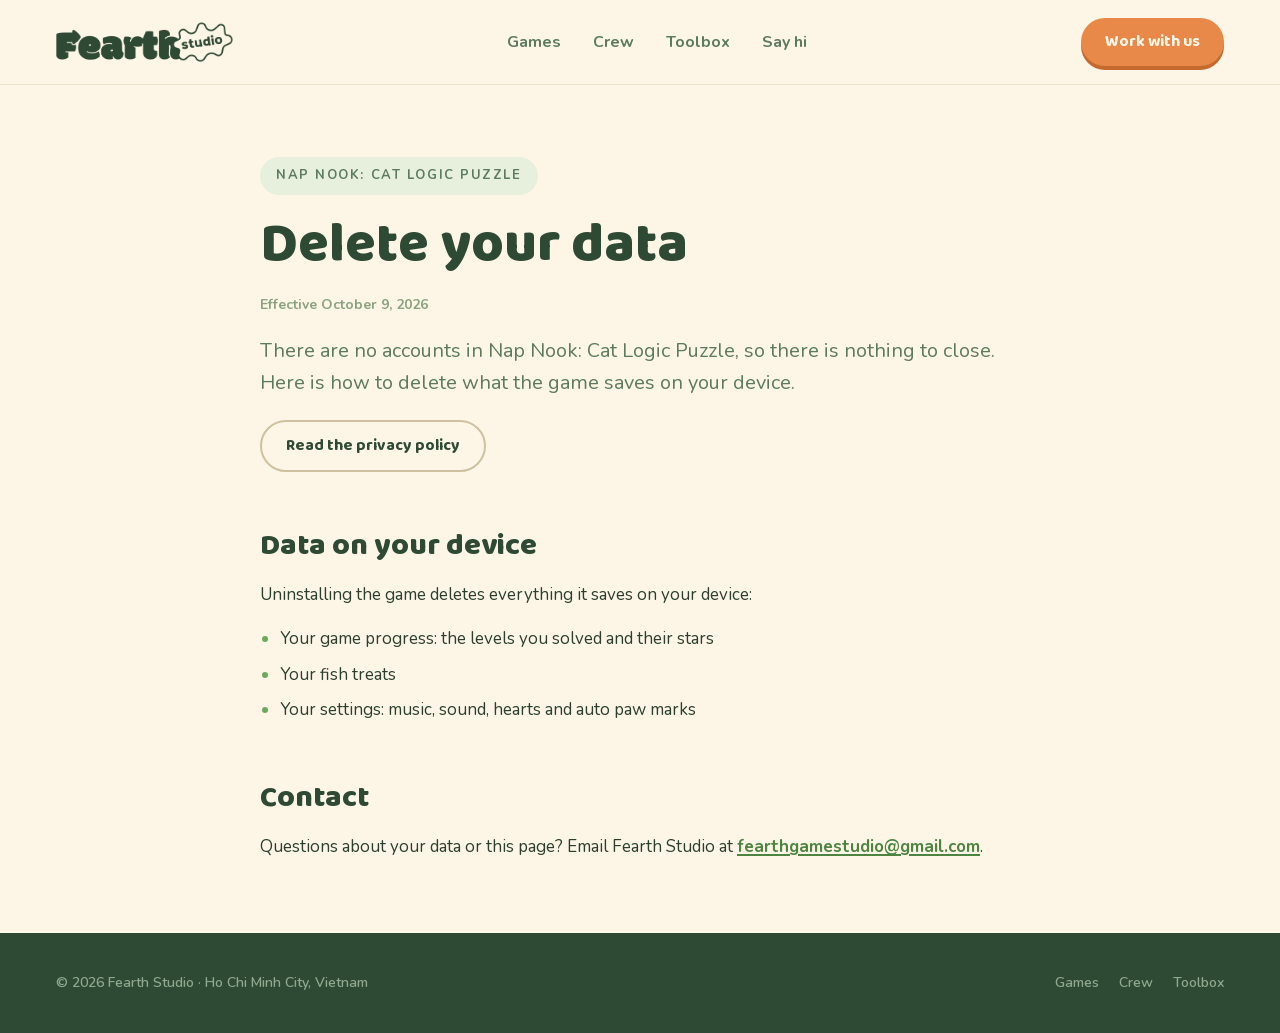
<file: napnook/delete-data/index.html>
<!DOCTYPE html><html lang="en" class="baloo_2_af724df2-module__MQR24G__variable nunito_388afa2a-module__RcTpVa__variable"><head><meta charSet="utf-8"/><meta name="viewport" content="width=device-width, initial-scale=1"/><link rel="preload" href="/_next/static/media/07454f8ad8aaac57-s.p.2kjei9psvcorz.woff2" as="font" crossorigin="" type="font/woff2"/><link rel="preload" href="/_next/static/media/d7d9c82e455b419c-s.p.2zp15__9k16__.woff2" as="font" crossorigin="" type="font/woff2"/><link rel="preload" href="/_next/static/media/e045b8a36dafeb96-s.p.1znw80anc03tc.woff2" as="font" crossorigin="" type="font/woff2"/><link rel="preload" href="/_next/static/media/e6d00ff86ef9e699-s.p.1vcas2uk12q5a.woff2" as="font" crossorigin="" type="font/woff2"/><link rel="preload" as="image" href="/brand/logo-forest.png"/><link rel="stylesheet" href="/_next/static/chunks/2cghxbwkfh17b.css" data-precedence="next"/><link rel="preload" as="script" fetchPriority="low" href="/_next/static/chunks/3fw9v76c6eteb.js"/><script src="/_next/static/chunks/1t7kqmjxbnm_f.js" async=""></script><script src="/_next/static/chunks/2-2pd9f-b3tmo.js" async=""></script><script src="/_next/static/chunks/turbopack-3t51ql4e7b73k.js" async=""></script><script src="/_next/static/chunks/35vx_6zkrcc_y.js" async="" crossorigin=""></script><script src="/_next/static/chunks/2bjco126x4vn8.js" async="" crossorigin=""></script><script src="/_next/static/chunks/43eks-xp4lzb1.js" async="" crossorigin=""></script><script src="/_next/static/chunks/10y6yrhvpe02i.js" async="" crossorigin=""></script><meta name="theme-color" content="#FDF6E7"/><meta name="color-scheme" content="light"/><title>Delete your data — Nap Nook: Cat Logic Puzzle · Fearth Studio</title><meta name="description" content="How to delete what Nap Nook: Cat Logic Puzzle saves on your device."/><meta name="application-name" content="Fearth Studio"/><link rel="author" href="https://fearth-studio.github.io"/><meta name="author" content="Fearth Studio"/><meta name="keywords" content="game studio,Unity development,outsourcing,mobile apps,WebGL,Vietnam"/><meta name="creator" content="Fearth Studio"/><meta name="robots" content="index, follow"/><link rel="canonical" href="https://fearth-studio.github.io/napnook/delete-data/"/><meta property="og:title" content="Delete your data — Nap Nook: Cat Logic Puzzle · Fearth Studio"/><meta property="og:description" content="How to delete what Nap Nook: Cat Logic Puzzle saves on your device."/><meta property="og:url" content="https://fearth-studio.github.io/napnook/delete-data/"/><meta property="og:site_name" content="Fearth Studio"/><meta property="og:locale" content="en_US"/><meta property="og:image" content="https://fearth-studio.github.io/opengraph-image.png"/><meta property="og:image:width" content="1200"/><meta property="og:image:height" content="630"/><meta property="og:type" content="article"/><meta name="twitter:card" content="summary_large_image"/><meta name="twitter:title" content="Delete your data — Nap Nook: Cat Logic Puzzle · Fearth Studio"/><meta name="twitter:description" content="How to delete what Nap Nook: Cat Logic Puzzle saves on your device."/><meta name="twitter:image" content="https://fearth-studio.github.io/twitter-image.png"/><meta name="twitter:image:width" content="1200"/><meta name="twitter:image:height" content="630"/><link rel="icon" href="/favicon.ico?favicon.41t690uxb1_rp.ico" sizes="48x48" type="image/x-icon"/><link rel="icon" href="/icon.png?icon.3ykv_cr05-lvx.png" sizes="512x512" type="image/png"/><link rel="apple-touch-icon" href="/apple-icon.png?apple-icon.2ht11jb-yuc7v.png" sizes="180x180" type="image/png"/><meta name="next-size-adjust" content=""/><script src="/_next/static/chunks/0cz1d0mv5g_q7.js" noModule=""></script></head><body class="min-h-dvh"><div hidden=""><!--$--><!--/$--></div><header class="border-border bg-surface/92 sticky top-0 z-50 border-b backdrop-blur-md"><div class="max-w-shell mx-auto w-full px-6 sm:px-14 flex items-center justify-between gap-3 py-3.5 sm:gap-6 sm:py-4.5"><a class="flex items-center gap-3 text-inherit" aria-label="Fearth Studio — home" href="/"><img alt="" width="905" height="204" decoding="async" data-nimg="1" class="w-auto h-8 sm:h-10" style="color:transparent" src="/brand/logo-forest.png"/></a><nav aria-label="Primary" class="hidden lg:block"><ul class="flex gap-8 text-base font-bold"><li><a href="/#games" class="text-fg-muted hover:text-accent transition-colors">Games</a></li><li><a href="/#crew" class="text-fg-muted hover:text-accent transition-colors">Crew</a></li><li><a href="/#toolbox" class="text-fg-muted hover:text-accent transition-colors">Toolbox</a></li><li><a href="/#contact" class="text-fg-muted hover:text-accent transition-colors">Say hi</a></li></ul></nav><div class="flex items-center gap-2 sm:gap-3"><details class="group relative lg:hidden"><summary class="rounded-pill border-border-strong text-fg-strong flex cursor-pointer list-none items-center gap-2 border-2 px-3 py-2 text-sm font-bold sm:px-4 [&amp;::-webkit-details-marker]:hidden" aria-label="Toggle navigation"><span aria-hidden="true" class="text-base leading-none sm:hidden">☰</span><span class="hidden sm:inline">Menu</span><span aria-hidden="true" class="hidden transition-transform group-open:rotate-180 sm:inline">▾</span></summary><nav aria-label="Primary" class="border-border bg-surface shadow-card absolute right-0 z-50 mt-2 min-w-44 rounded-2xl border p-2"><ul class="flex flex-col"><li><a href="/#games" class="text-fg-muted hover:bg-surface-muted hover:text-accent block rounded-xl px-4 py-2.5 font-bold transition-colors">Games</a></li><li><a href="/#crew" class="text-fg-muted hover:bg-surface-muted hover:text-accent block rounded-xl px-4 py-2.5 font-bold transition-colors">Crew</a></li><li><a href="/#toolbox" class="text-fg-muted hover:bg-surface-muted hover:text-accent block rounded-xl px-4 py-2.5 font-bold transition-colors">Toolbox</a></li><li><a href="/#contact" class="text-fg-muted hover:bg-surface-muted hover:text-accent block rounded-xl px-4 py-2.5 font-bold transition-colors">Say hi</a></li></ul></nav></details><a class="inline-flex items-center justify-center gap-2 rounded-pill font-display font-bold whitespace-nowrap transition-[background-color,color,transform,box-shadow] duration-150 active:translate-y-1 bg-accent text-on-accent shadow-chunky-accent hover:bg-accent-soft active:shadow-[0_1px_0_var(--color-accent-strong)] px-4 py-2.5 text-sm sm:px-6 sm:py-3 sm:text-base" href="/#contact"><span class="sm:hidden">Say hi</span><span class="hidden sm:inline">Work with us</span></a></div></div></header><main id="top" class="wrap-break-word"><div class="max-w-shell mx-auto w-full px-6 sm:px-14 py-12 sm:py-18"><article aria-labelledby="legal-heading" class="mx-auto flex max-w-[760px] flex-col gap-10 sm:gap-14"><header class="flex flex-col gap-4 sm:gap-5"><span class="rounded-pill inline-flex items-center font-bold bg-surface-muted px-4 py-2.25 text-[13px] uppercase tracking-[0.12em] text-fg-muted self-start">Nap Nook: Cat Logic Puzzle</span><h1 id="legal-heading" class="font-display text-fg-strong text-[36px] leading-[1.08] font-extrabold sm:text-[56px]">Delete your data</h1><p class="text-fg-subtle text-sm font-bold">Effective<!-- --> <time dateTime="2026-10-09">October 9, 2026</time></p><p class="text-fg-muted text-lg leading-relaxed text-pretty sm:text-xl">There are no accounts in Nap Nook: Cat Logic Puzzle, so there is nothing to close. Here is how to delete what the game saves on your device.</p><a class="inline-flex items-center justify-center gap-2 rounded-pill font-display font-bold whitespace-nowrap transition-[background-color,color,transform,box-shadow] duration-150 border-2 border-border-strong bg-surface text-fg-strong hover:border-primary hover:text-primary-strong active:translate-y-0 px-6 py-3 text-base self-start" href="/napnook/privacy/">Read the privacy policy</a></header><section id="on-your-device" aria-labelledby="on-your-device-heading" class="section-anchor flex flex-col gap-4"><h2 id="on-your-device-heading" class="font-display text-fg-strong text-[24px] leading-tight font-extrabold sm:text-[30px]">Data on your device</h2><p class="text-base leading-relaxed sm:text-[17px]">Uninstalling the game deletes everything it saves on your device:</p><ul class="marker:text-primary flex list-disc flex-col gap-2 pl-5 text-base leading-relaxed sm:text-[17px]"><li>Your game progress: the levels you solved and their stars</li><li>Your fish treats</li><li>Your settings: music, sound, hearts and auto paw marks</li></ul></section><section id="contact" aria-labelledby="contact-heading" class="section-anchor flex flex-col gap-4"><h2 id="contact-heading" class="font-display text-fg-strong text-[24px] leading-tight font-extrabold sm:text-[30px]">Contact</h2><p class="text-base leading-relaxed sm:text-[17px]">Questions about your data or this page? Email Fearth Studio at <a href="mailto:fearthgamestudio@gmail.com" class="text-primary-strong hover:text-accent font-bold underline decoration-2 underline-offset-2 transition-colors">fearthgamestudio@gmail.com</a>.</p></section></article></div></main><!--$--><!--/$--><footer class="bg-surface-inverse pt-10"><div class="max-w-shell mx-auto w-full px-6 sm:px-14 text-sage-dim flex flex-wrap justify-between gap-5 pb-10 text-sm font-semibold"><p>© <!-- -->2026<!-- --> <!-- -->Fearth Studio<!-- --> · <!-- -->Ho Chi Minh City<!-- -->,<!-- --> <!-- -->Vietnam</p><ul class="flex gap-5"><li><a href="/#games" class="hover:text-highlight transition-colors">Games</a></li><li><a href="/#crew" class="hover:text-highlight transition-colors">Crew</a></li><li><a href="/#toolbox" class="hover:text-highlight transition-colors">Toolbox</a></li></ul></div></footer><script src="/_next/static/chunks/3fw9v76c6eteb.js" id="_R_" async=""></script><script>(self.__next_f=self.__next_f||[]).push([0])</script><script>self.__next_f.push([1,"1:\"$Sreact.fragment\"\n2:I[22673,[\"/_next/static/chunks/35vx_6zkrcc_y.js\"],\"default\"]\n3:I[58298,[\"/_next/static/chunks/35vx_6zkrcc_y.js\",\"/_next/static/chunks/2bjco126x4vn8.js\",\"/_next/static/chunks/43eks-xp4lzb1.js\"],\"default\"]\n4:I[32645,[\"/_next/static/chunks/35vx_6zkrcc_y.js\"],\"default\"]\n5:I[57119,[\"/_next/static/chunks/35vx_6zkrcc_y.js\",\"/_next/static/chunks/10y6yrhvpe02i.js\"],\"\"]\n6:I[76870,[\"/_next/static/chunks/35vx_6zkrcc_y.js\",\"/_next/static/chunks/10y6yrhvpe02i.js\"],\"Image\"]\nf:I[71495,[\"/_next/static/chunks/35vx_6zkrcc_y.js\"],\"default\",1]\n:HL[\"/_next/static/chunks/2cghxbwkfh17b.css\",\"style\"]\n:HL[\"/_next/static/media/07454f8ad8aaac57-s.p.2kjei9psvcorz.woff2\",\"font\",{\"crossOrigin\":\"\",\"type\":\"font/woff2\"}]\n:HL[\"/_next/static/media/d7d9c82e455b419c-s.p.2zp15__9k16__.woff2\",\"font\",{\"crossOrigin\":\"\",\"type\":\"font/woff2\"}]\n:HL[\"/_next/static/media/e045b8a36dafeb96-s.p.1znw80anc03tc.woff2\",\"font\",{\"crossOrigin\":\"\",\"type\":\"font/woff2\"}]\n:HL[\"/_next/static/media/e6d00ff86ef9e699-s.p.1vcas2uk12q5a.woff2\",\"font\",{\"crossOrigin\":\"\",\"type\":\"font/woff2\"}]\nd:X\n0:{\"P\":null,\"c\":[\"\",\"napnook\",\"delete-data\",\"\"],\"q\":\"\",\"i\":false,\"f\":[[[\"\",{\"children\":[[\"game\",\"napnook\",\"d\",[]],{\"children\":[\"delete-data\",{\"children\":[\"__PAGE__\",{},\"$undefined\",\"$undefined\",4608]},\"$undefined\",\"$undefined\",4608]},\"$undefined\",\"$undefined\",4608]},\"$undefined\",\"$undefined\",4624],[[\"$\",\"$1\",\"c\",{\"children\":[[[\"$\",\"link\",\"0\",{\"rel\":\"stylesheet\",\"href\":\"/_next/static/chunks/2cghxbwkfh17b.css\",\"precedence\":\"next\",\"crossOrigin\":\"$undefined\",\"nonce\":\"$undefined\"}],[\"$\",\"script\",\"script-0\",{\"src\":\"/_next/static/chunks/35vx_6zkrcc_y.js\",\"async\":true,\"nonce\":\"$undefined\"}]],[\"$\",\"html\",null,{\"lang\":\"en\",\"className\":\"baloo_2_af724df2-module__MQR24G__variable nunito_388afa2a-module__RcTpVa__variable\",\"children\":[\"$\",\"body\",null,{\"className\":\"min-h-dvh\",\"children\":[\"$\",\"$L2\",null,{\"parallelRouterKey\":\"children\",\"error\":\"$3\",\"errorStyles\":[],\"errorScripts\":[[\"$\",\"script\",\"script-0\",{\"src\":\"/_next/static/chunks/2bjco126x4vn8.js\",\"async\":true}],[\"$\",\"script\",\"script-1\",{\"src\":\"/_next/static/chunks/43eks-xp4lzb1.js\",\"async\":true}]],\"template\":[\"$\",\"$L4\",null,{}],\"templateStyles\":\"$undefined\",\"templateScripts\":\"$undefined\",\"notFound\":[[\"$\",\"main\",null,{\"className\":\"max-w-shell mx-auto w-full px-6 sm:px-14 flex min-h-dvh flex-col items-center justify-center gap-6 text-center\",\"children\":[[\"$\",\"p\",null,{\"className\":\"font-display text-primary text-[64px] leading-none font-extrabold\",\"children\":\"404\"}],[\"$\",\"h1\",null,{\"className\":\"font-display text-fg-strong text-[32px] font-extrabold\",\"children\":\"This page wandered off.\"}],[\"$\",\"p\",null,{\"className\":\"text-fg-muted max-w-md text-lg\",\"children\":\"The link may be old, or the page may have moved. The studio is still right where you left it.\"}],[\"$\",\"$L5\",null,{\"href\":\"/\",\"className\":\"inline-flex items-center justify-center gap-2 rounded-pill font-display font-bold whitespace-nowrap transition-[background-color,color,transform,box-shadow] duration-150 active:translate-y-1 bg-primary text-on-primary shadow-chunky-primary hover:bg-primary-soft active:shadow-[0_1px_0_var(--color-primary-strong)] px-7.5 py-3.75 text-lg\",\"children\":\"Back to the studio\"}]]}],[]],\"forbidden\":\"$undefined\",\"unauthorized\":\"$undefined\"}]}]}]]}],{\"children\":[[\"$\",\"$1\",\"c\",{\"children\":[[[\"$\",\"script\",\"script-0\",{\"src\":\"/_next/static/chunks/10y6yrhvpe02i.js\",\"async\":true,\"nonce\":\"$undefined\"}]],[[\"$\",\"header\",null,{\"className\":\"border-border bg-surface/92 sticky top-0 z-50 border-b backdrop-blur-md\",\"children\":[\"$\",\"div\",null,{\"className\":\"max-w-shell mx-auto w-full px-6 sm:px-14 flex items-center justify-between gap-3 py-3.5 sm:gap-6 sm:py-4.5\",\"children\":[[\"$\",\"$L5\",null,{\"href\":\"/\",\"className\":\"flex items-center gap-3 text-inherit\",\"aria-label\":\"Fearth Studio — home\",\"children\":[\"$\",\"$L6\",null,{\"src\":\"/brand/logo-forest.png\",\"alt\":\"\",\"width\":905,\"height\":204,\"priority\":true,\"className\":\"w-auto h-8 sm:h-10\"}]}],[\"$\",\"nav\",null,{\"aria-label\":\"Primary\",\"className\":\"hidden lg:block\",\"children\":[\"$\",\"ul\",null,{\"className\":\"flex gap-8 text-base font-bold\",\"children\":[[\"$\",\"li\",\"/#games\",{\"children\":[\"$\",\"a\",null,{\"href\":\"/#games\",\"className\":\"text-fg-muted hover:text-accent transition-colors\",\"children\":\"Games\"}]}],[\"$\",\"li\",\"/#crew\",{\"children\":[\"$\",\"a\",null,{\"href\":\"/#crew\",\"className\":\"text-fg-muted hover:text-accent transition-colors\",\"children\":\"Crew\"}]}],[\"$\",\"li\",\"/#toolbox\",{\"children\":[\"$\",\"a\",null,{\"href\":\"/#toolbox\",\"className\":\"text-fg-muted hover:text-accent transition-colors\",\"children\":\"Toolbox\"}]}],[\"$\",\"li\",\"/#contact\",{\"children\":[\"$\",\"a\",null,{\"href\":\"/#contact\",\"className\":\"text-fg-muted hover:text-accent transition-colors\",\"children\":\"Say hi\"}]}]]}]}],[\"$\",\"div\",null,{\"className\":\"flex items-center gap-2 sm:gap-3\",\"children\":[[\"$\",\"details\",null,{\"className\":\"group relative lg:hidden\",\"children\":[[\"$\",\"summary\",null,{\"className\":\"rounded-pill border-border-strong text-fg-strong flex cursor-pointer list-none items-center gap-2 border-2 px-3 py-2 text-sm font-bold sm:px-4 [\u0026::-webkit-details-marker]:hidden\",\"aria-label\":\"Toggle navigation\",\"children\":[[\"$\",\"span\",null,{\"aria-hidden\":\"true\",\"className\":\"text-base leading-none sm:hidden\",\"children\":\"☰\"}],[\"$\",\"span\",null,{\"className\":\"hidden sm:inline\",\"children\":\"Menu\"}],[\"$\",\"span\",null,{\"aria-hidden\":\"true\",\"className\":\"hidden transition-transform group-open:rotate-180 sm:inline\",\"children\":\"▾\"}]]}],[\"$\",\"nav\",null,{\"aria-label\":\"Primary\",\"className\":\"border-border bg-surface shadow-card absolute right-0 z-50 mt-2 min-w-44 rounded-2xl border p-2\",\"children\":\"$L7\"}]]}],\"$L8\"]}]]}]}],\"$L9\",\"$La\"]]}],{\"children\":[\"$Lb\",{\"children\":[\"$Lc\",{},null,false,null]},null,false,\"$d\"]},null,false,null]},null,false,null],\"$Le\",false]],\"m\":\"$undefined\",\"G\":[\"$f\",[\"$L10\"]],\"S\":true,\"h\":null,\"r\":\"$undefined\",\"s\":\"$undefined\",\"a\":\"$undefined\",\"l\":\"$undefined\",\"p\":\"$undefined\",\"d\":\"$undefined\",\"b\":\"zcplFqmgRI4lwCATFl7UW\"}\n12:I[57647,[\"/_next/static/chunks/35vx_6zkrcc_y.js\"],\"OutletBoundary\"]\n13:\"$Sreact.suspense\"\n15:I[57647,[\"/_next/static/chunks/35vx_6zkrcc_y.js\"],\"ViewportBoundary\"]\n17:I[57647,[\"/_next/static/chunks/35vx_6zkrcc_y.js\"],\"MetadataBoundary\"]\n7:[\"$\",\"ul\",null,{\"className\":\"flex flex-col\",\"children\":[[\"$\",\"li\",\"/#games\",{\"children\":[\"$\",\"a\",null,{\"href\":\"/#games\",\"className\":\"text-fg-muted hover:bg-surface-muted hover:text-accent block rounded-xl px-4 py-2.5 font-bold transition-colors\",\"children\":\"Games\"}]}],[\"$\",\"li\",\"/#crew\",{\"children\":[\"$\",\"a\",null,{\"href\":\"/#crew\",\"className\":\"text-fg-muted hover:bg-surface-muted hover:text-accent block rounded-xl px-4 py-2.5 font-bold transition-colors\",\"children\":\"Crew\"}]}],[\"$\",\"li\",\"/#toolbox\",{\"children\":[\"$\",\"a\",null,{\"href\":\"/#toolbox\",\"className\":\"text-fg-muted hover:bg-surface-muted hover:text-accent block rounded-xl px-4 py-2.5 font-bold transition-colors\",\"children\":\"Toolbox\"}]}],[\"$\",\"li\",\"/#contact\",{\"children\":[\"$\",\"a\",null,{\"href\":\"/#contact\",\"className\":\"text-fg-muted hover:bg-surface-muted hover:text-accent block rounded-xl px-4 py-2.5 font-bold transition-colors\",\"children\":\"Say hi\"}]}]]}]\n8:[\"$\",\"$L5\",null,{\"href\":\"/#contact\",\"className\":\"inline-flex items-center justify-center gap-2 rounded-pill font-display font-bold whitespace-nowrap transition-[background-color,color,transform,box-shadow] duration-150 active:translate-y-1 bg-accent text-on-accent shadow-chunky-accent hover:bg-accent-soft active:shadow-[0_1px_0_var(--color-accent-strong)] px-4 py-2.5 text-sm sm:px-6 sm:py-3 sm:text-base\",\"children\":[[\"$\",\"span\",null,{\"className\":\"sm:hidden\",\"children\":\"Say hi\"}],[\"$\",\"span\",null,{\"className\":\"hidden sm:inline\",\"children\":\"Work with us\"}]]}]\n9:[\"$\",\"$L2\",null,{\"parallelRouterKey\":\"children\",\"error\":\"$undefined\",\"errorStyles\":\"$undefined\",\"errorScripts\":\"$undefined\",\"template\":[\"$\",\"$L4\",null,{}],\"templateStyles\":\"$undefined\",\"templateScripts\":\"$undefined\",\"notFound\":\"$undefined\",\"forbidden\":\"$undefined\",\"unauthorized\":\"$undefined\"}]\na:[\"$\",\"footer\",null,{\"className\":\"bg-surface-inverse pt-10\",\"children\":[\"$\",\"div\",null,{\"className\":\"max-w-shell mx-auto w-full px-6 sm:px-14 text-sage-dim flex flex-wrap justify-between gap-5 pb-10 text-sm font-semibold\",\"children\":[[\"$\",\"p\",null,{\"children\":[\"© \",\"2026\",\" \",\"Fearth Studio\",\" · \",\"Ho Chi Minh City\",\",\",\" \",\"Vietnam\"]}],[\"$\",\"ul\",null,{\"className\":\"flex gap-5\",\"children\":[[\"$\",\"li\",\"/#games\",{\"children\":[\"$\",\"a\",null,{\"href\":\"/#games\",\"className\":\"hover:text-highlight transition-colors\",\"children\":\"Games\"}]}],[\"$\",\"li\",\"/#crew\",{\"children\":[\"$\",\"a\",null,{\"href\":\"/#crew\",\"className\":\"hover:text-highlight transition-colors\",\"children\":\"Crew\"}]}],[\"$\",\"li\",\"/#toolbox\",{\"children\":[\"$\",\"a\",null,{\"href\":\"/#toolbox\",\"className\":\"hover:text-highlight transition-colors\",\"children\":\"Toolbox\"}]}]]}]]}]}]\nb:[\"$\",\"$1\",\"c\",{\"children\":[null,[\"$\",\"$L2\",null,{\"parallelRouterKey\":\"children\",\"error\":\"$undefined\",\"errorStyles\":\"$undefined\",\"errorScripts\":\"$undefined\",\"template\":[\"$\",\"$L4\",null,{}],\"templateStyles\":\"$undefined\",\"templateScripts\":\"$undefined\",\"notFound\":\"$undefined\",\"forbidden\":\"$undefined\",\"unauthorized\":\"$undefined\"}]]}]\nc:[\"$\",\"$1\",\"c\",{\"children\":[\"$L11\",null,[\"$\",\"$L12\",null,{\"children\":[\"$\",\"$13\",null,{\"name\":\"Next.MetadataOutlet\",\"children\":\"$@14\"}]}]]}]\ne:[\"$\",\"$1\",\"h\",{\"children\":[null,[\"$\",\"$L15\",null,{\"children\":\"$L16\"}],[\"$\",\"div\",null,{\"hidden\":true,\"children\":[\"$\",\"$L17\",null,{\"children\":[\"$\",\"$13\",null,{\"name\":\"Next.Metadata\",\"children\":\"$L18\"}]}]}],[\"$\",\"meta\",null,{\"name\":\"next-size-adjust\",\"content\":\"\"}]]}]\n10:[\"$\",\"link\",\"0\",{\"rel\":\"stylesheet\",\"href\":\"/_next/static/chunks/2cghxbwkfh17b.css\",\"precedence\":\"next\",\"crossOrigin\":\"$undefined\",\"nonce\":\"$undefined\"}]\nd:C\n11:[\"$\",\"main\",null,{\"id\":\"top\",\"className\":\"wrap-break-word\",\"children\":[\"$\",\"div\",null,{\"className\":\"max-w-shell mx-auto w-full px-6 sm:px-14 py-12 sm:py-18\",\"children\":[\"$\",\"article\",null,{\"aria-labelledby\":\"legal-heading\",\"className\":\"mx-auto flex max-w-[760px] flex-col gap-10 sm:gap-14\",\"children\":[[\"$\",\"header\",null,{\"className\":\"flex flex-col gap-4 sm:gap-5\",\"children\":[[\"$\",\"span\",null,{\"className\":\"rounded-pill inline-flex items-center font-bold bg-surface-muted px-4 py-2.25 text-[13px] uppercase tracking-[0.12em] text-fg-muted self-start\",\"children\":\"Nap Nook: Cat Logic Puzzle\"}],[\"$\",\"h1\",null,{\"id\":\"legal-heading\",\"className\":\"font-display text-fg-strong text-[36px] leading-[1.08] font-extrabold sm:text-[56px]\",\"children\":\"Delete your data\"}],[\"$\",\"p\",null,{\"className\":\"text-fg-subtle text-sm font-bold\",\"children\":[\"Effective\",\" \",[\"$\",\"time\",null,{\"dateTime\":\"2026-10-09\",\"children\":\"October 9, 2026\"}]]}],[\"$\",\"p\",null,{\"className\":\"text-fg-muted text-lg leading-relaxed text-pretty sm:text-xl\",\"children\":[[\"$\",\"$1\",\"There are no accounts in Nap Nook: Cat Logic Puzzle, so there is nothing to close. Here is how to delete what the game saves on your device.\",{\"children\":\"There are no accounts in Nap Nook: Cat Logic Puzzle, so there is nothing to close. Here is how to delete what the game saves on your device.\"}]]}],[\"$\",\"$L5\",null,{\"href\":\"/napnook/privacy/\",\"className\":\"inline-flex items-center justify-center gap-2 rounded-pill font-display font-bold whitespace-nowrap transition-[background-color,color,transform,box-shadow] duration-150 border-2 border-border-strong bg-surface text-fg-strong hover:border-primary hover:text-primary-strong active:translate-y-0 px-6 py-3 text-base self-start\",\"children\":\"Read the privacy policy\"}]]}],null,[[\"$\",\"section\",\"on-your-device\",{\"id\":\"on-your-device\",\"aria-labelledby\":\"on-your-device-heading\",\"className\":\"section-anchor flex flex-col gap-4\",\"children\":[[\"$\",\"h2\",null,{\"id\":\"on-your-device-heading\",\"className\":\"font-display text-fg-strong text-[24px] leading-tight font-extrabold sm:text-[30px]\",\"children\":\"Data on your device\"}],[[\"$\",\"p\",\"paragraph:Uninstalling the game deletes everything it saves on your device:\",{\"className\":\"text-base leading-relaxed sm:text-[17px]\",\"children\":[[\"$\",\"$1\",\"Uninstalling the game deletes everything it saves on your device:\",{\"children\":\"Uninstalling the game deletes everything it saves on your device:\"}]]}],[\"$\",\"ul\",\"list:Your game progress: the levels you solved and their stars|Your fish treats|Your settings: music, sound, hearts and auto paw marks\",{\"className\":\"marker:text-primary flex list-disc flex-col gap-2 pl-5 text-base leading-relaxed sm:text-[17px]\",\"children\":[[\"$\",\"li\",\"Your game progress: the levels you solved and their stars\",{\"children\":[[\"$\",\"$1\",\"Your game progress: the levels you solved and their stars\",{\"children\":\"Your game progress: the levels you solved and their stars\"}]]}],[\"$\",\"li\",\"Your fish treats\",{\"children\":[[\"$\",\"$1\",\"Your fish treats\",{\"children\":\"Your fish treats\"}]]}],[\"$\",\"li\",\"Your settings: music, sound, hearts and auto paw marks\",{\"children\":[[\"$\",\"$1\",\"Your settings: music, sound, hearts and auto paw marks\",{\"children\":\"Your settings: music, sound, hearts and auto paw marks\"}]]}]]}]]]}],[\"$\",\"section\",\"contact\",{\"id\":\"contact\",\"aria-labelledby\":\"contact-heading\",\"className\":\"section-anchor flex flex-col gap-4\",\"children\":[[\"$\",\"h2\",null,{\"id\":\"contact-heading\",\"className\":\"font-display text-fg-strong text-[24px] leading-tight font-extrabold sm:text-[30px]\",\"children\":\"Contact\"}],[[\"$\",\"p\",\"paragraph:Questions about your data or this page? Email Fearth Studio at fearthgamestudio@gmail.com.\",{\"className\":\"text-base leading-relaxed sm:text-[17px]\",\"children\":[[\"$\",\"$1\",\"Questions about your data or this page? Email Fearth Studio at \",{\"children\":\"Questions about your data or this page? Email Fearth Studio at \"}],\"$L19\",\"$L1a\"]}]]]}]]]}]}]}]\n19:[\"$\",\"a\",\"mailto:fearthgamestudio@gmail.com\",{\"href\":\"mailto:fearthgamestudio@gmail.com\",\"className\":\"text-primary-strong hover:text-accent font-bold underline decoration-2 underline-offset-2 transition-colors\",\"children\":\"fearthgamestudio@gmail.com\"}]\n1a:[\"$\",\"$1\",\".\",{\"children\":\".\"}]\n16:[[\"$\",\"meta\",\"0\",{\"charSet\":\"utf-8\"}],[\"$\",\"meta\",\"1\",{\"name\":\"viewport\",\"content\":\"width=device-width, initial-scale=1\"}],[\"$\",\"meta\",\"2\",{\"name\":\"theme-color\",\"content\":\"#FDF6E7\"}],[\"$\",\"meta\",\"3\",{\"name\":\"color-scheme\",\"content\":\"light\"}]]\n1b:I[66345,[\"/_next/static/chunks/35vx_6zkrcc_y.js\"],\"IconMark\"]\n14:null\n18:[[\"$\",\"title\",\"0\",{\"children\":\"Delete your data — Nap Nook: Cat Logic Puzzle · Fearth Studio\"}],[\"$\",\"meta\",\"1\",{\"name\":\"description\",\"content\":\"How to delete what Nap Nook: Cat Logic Puzzle saves on your device.\"}],[\"$\",\"meta\",\"2\",{\"name\":\"application-name\",\"content\":\"Fearth Studio\"}],[\"$\",\"link\",\"3\",{\"rel\":\"author\",\"href\":\"https://fearth-studio.github.io\"}],[\"$\",\"meta\",\"4\",{\"name\":\"author\",\"content\":\"Fearth Studio\"}],[\"$\",\"meta\",\"5\",{\"name\":\"keywords\",\"content\":\"game studio,Unity development,outsourcing,mobile apps,WebGL,Vietnam\"}],[\"$\",\"meta\",\"6\",{\"name\":\"creator\",\"content\":\"Fearth Studio\"}],[\"$\",\"meta\",\"7\",{\"name\":\"robots\",\"content\":\"index, follow\"}],[\"$\",\"link\",\"8\",{\"rel\":\"canonical\",\"href\":\"https://fearth-studio.github.io/napnook/delete-data/\"}],[\"$\",\"meta\",\"9\",{\"property\":\"og:title\",\"content\":\"Delete your data — Nap Nook: Cat Logic Puzzle · Fearth Studio\"}],[\"$\",\"meta\",\"10\",{\"property\":\"og:description\",\"content\":\"How to delete what Nap Nook: Cat Logic Puzzle saves on your device.\"}],[\"$\",\"meta\",\"11\",{\"property\":\"og:url\",\"content\":\"https://fearth-studio.github.io/napnook/delete-data/\"}],[\"$\",\"meta\",\"12\",{\"property\":\"og:site_name\",\"content\":\"Fearth Studio\"}],[\"$\",\"meta\",\"13\",{\"property\":\"og:locale\",\"content\":\"en_US\"}],[\"$\",\"meta\",\"14\",{\"property\":\"og:image\",\"content\":\"https://fearth-studio.github.io/opengraph-image.png\"}],[\"$\",\"meta\",\"15\",{\"property\":\"og:image:width\",\"content\":\"1200\"}],[\"$\",\"meta\",\"16\",{\"property\":\"og:image:height\",\"content\":\"630\"}],[\"$\",\"meta\",\"17\",{\"property\":\"og:type\",\"content\":\"article\"}],[\"$\",\"meta\",\"18\",{\"name\":\"twitter:card\",\"content\":\"summary_large_image\"}],[\"$\",\"meta\",\"19\",{\"name\":\"twitter:title\",\"content\":\"Delete your data — Nap Nook: Cat Logic Puzzle · Fearth Studio\"}],[\"$\",\"meta\",\"20\",{\"name\":\"twitter:description\",\"content\":\"How to delete what Nap Nook: Cat Logic Puzzle saves on your device.\"}],[\"$\",\"meta\",\"21\",{\"name\":\"twitter:image\",\"content\":\"https://fearth-studio.github.io/twitter-image.png\"}],[\"$\",\"meta\",\"22\",{\"name\":\"twitter:image:width\",\"content\":\"1200\"}],[\"$\",\"meta\",\"23\",{\"name\":\"twitter:image:height\",\"content\":\"630\"}],[\"$\",\"link\",\"24\",{\"rel\":\"icon\",\"href\":\"/favicon.ico?favicon.41t690uxb1_rp.ico\",\"sizes\":\"48x48\",\"type\":\"image/x-icon\"}],[\"$\",\"link\",\"25\",{\"rel\":\"icon\",\"href\":\"/icon.png?icon.3ykv_cr05-lvx.png\",\"sizes\":\"512x512\",\"type\":\"image/png\"}],[\"$\",\"link\",\"26\",{\"rel\":\"apple-touch-icon\",\"href\":\"/apple-icon.png?apple-icon.2ht11jb-yuc7v.png\",\"sizes\":\"180x180\",\"type\":\"image/png\"}],[\"$\",\"$L1b\",\"27\",{}]]\n"])</script></body></html>
</file>
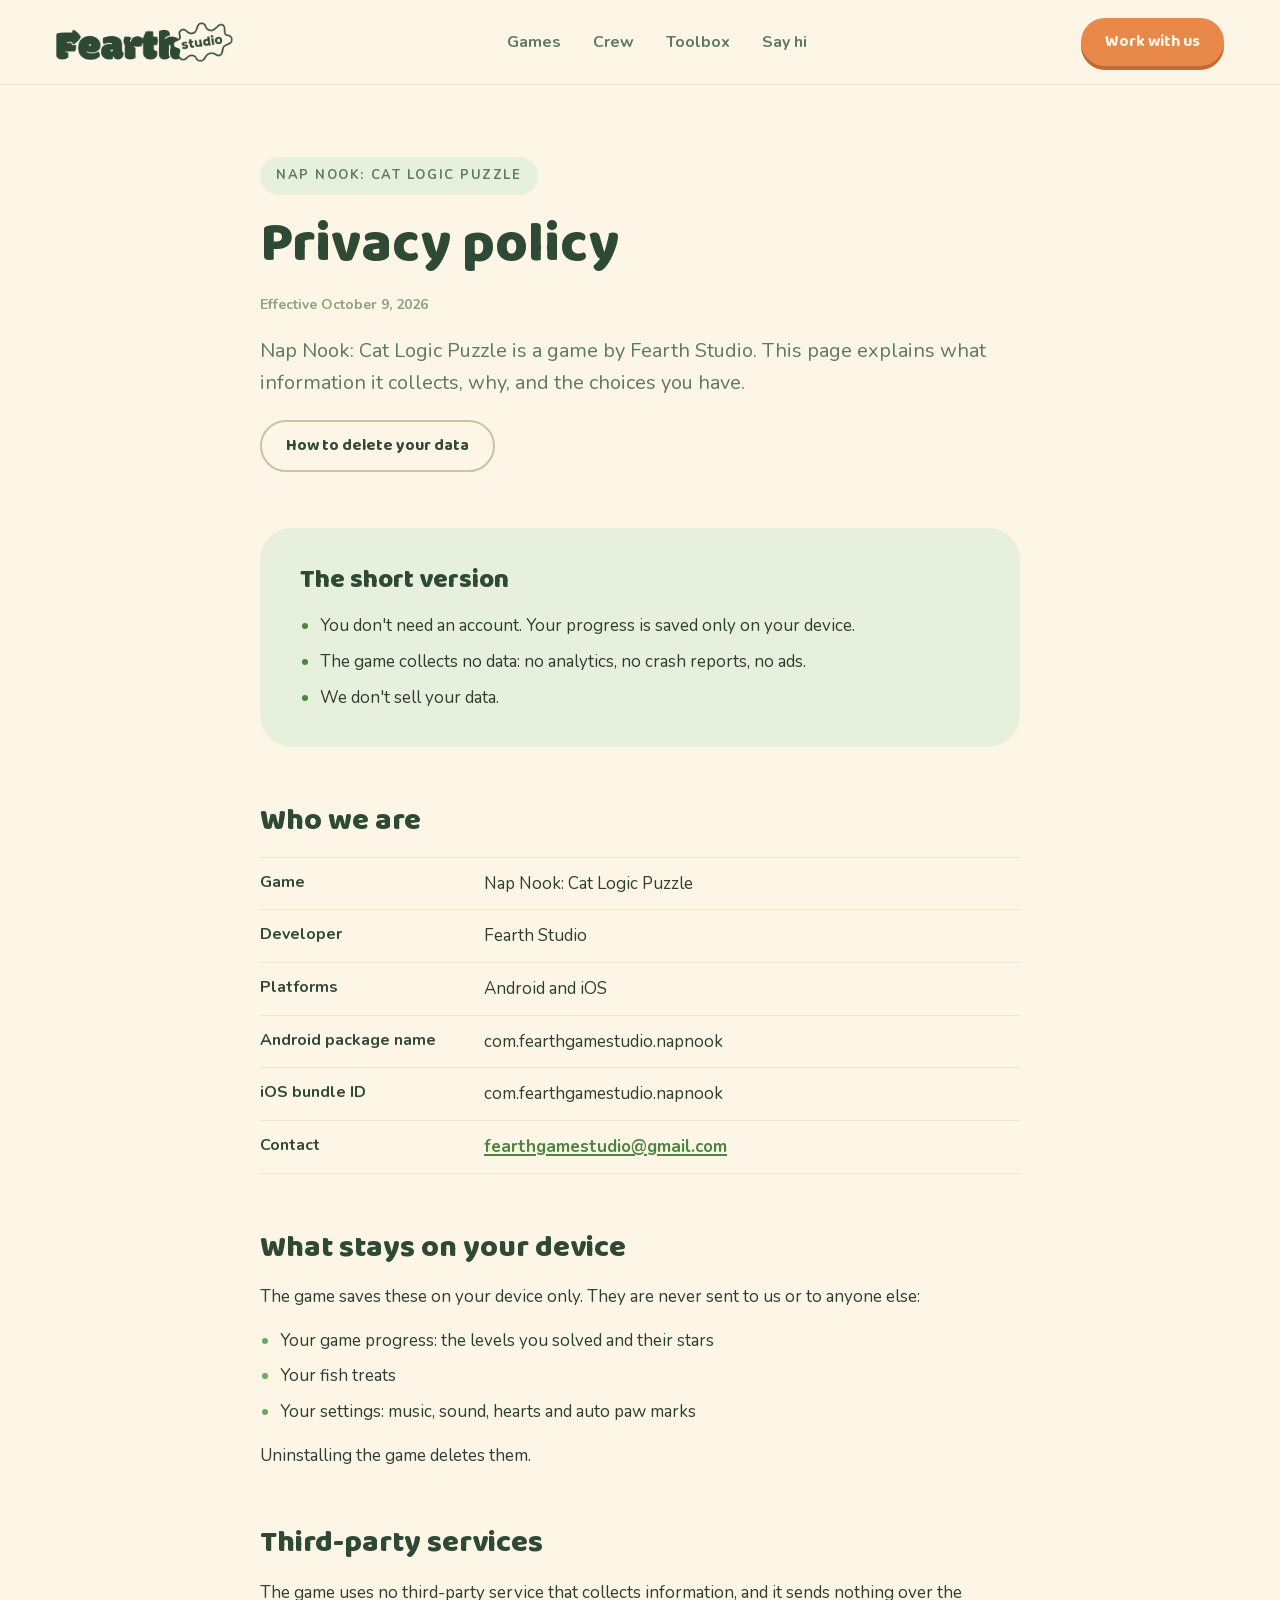
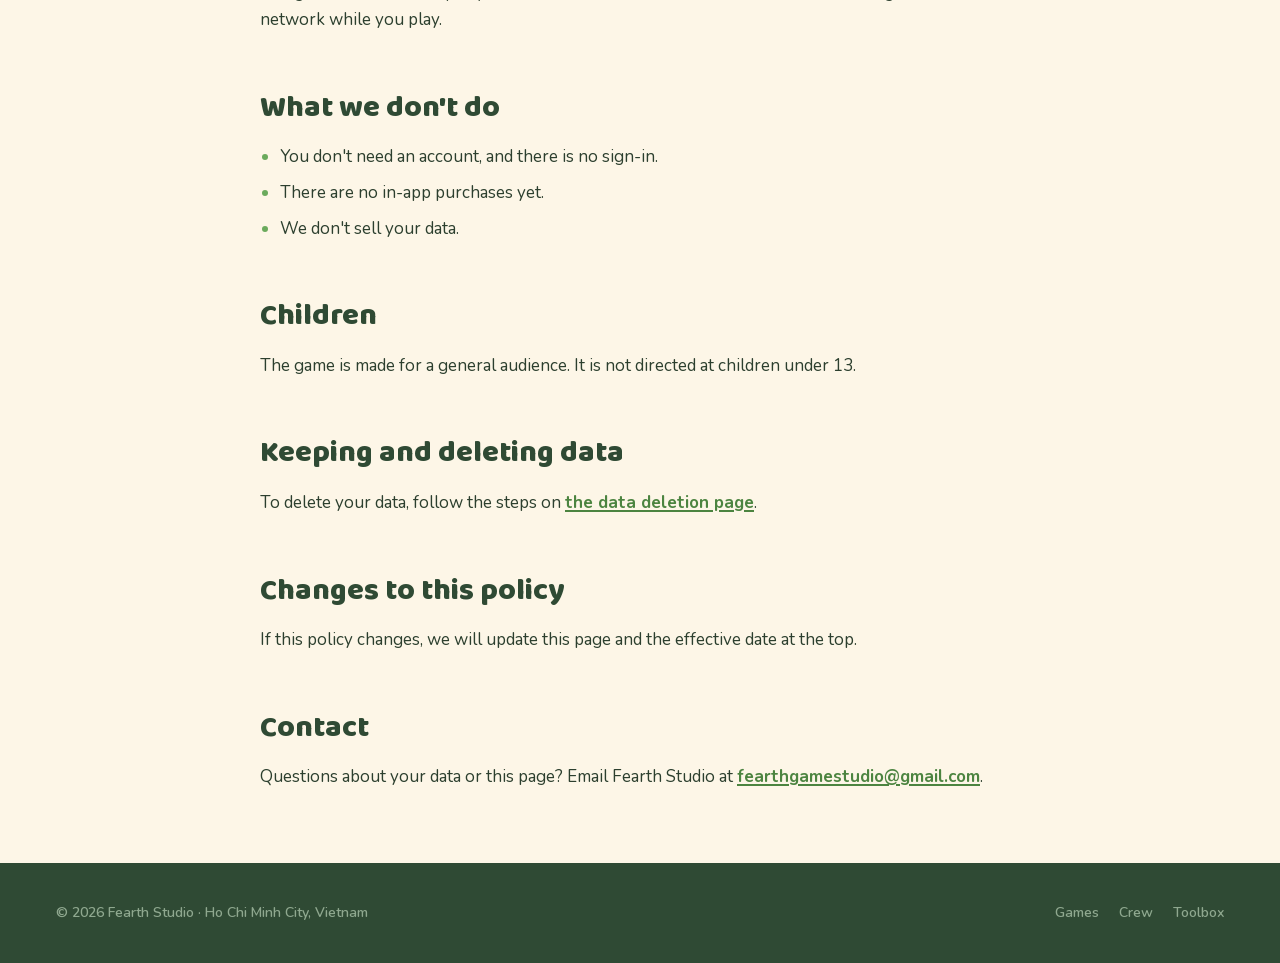
<file: napnook/privacy/index.html>
<!DOCTYPE html><html lang="en" class="baloo_2_af724df2-module__MQR24G__variable nunito_388afa2a-module__RcTpVa__variable"><head><meta charSet="utf-8"/><meta name="viewport" content="width=device-width, initial-scale=1"/><link rel="preload" href="/_next/static/media/07454f8ad8aaac57-s.p.2kjei9psvcorz.woff2" as="font" crossorigin="" type="font/woff2"/><link rel="preload" href="/_next/static/media/d7d9c82e455b419c-s.p.2zp15__9k16__.woff2" as="font" crossorigin="" type="font/woff2"/><link rel="preload" href="/_next/static/media/e045b8a36dafeb96-s.p.1znw80anc03tc.woff2" as="font" crossorigin="" type="font/woff2"/><link rel="preload" href="/_next/static/media/e6d00ff86ef9e699-s.p.1vcas2uk12q5a.woff2" as="font" crossorigin="" type="font/woff2"/><link rel="preload" as="image" href="/brand/logo-forest.png"/><link rel="stylesheet" href="/_next/static/chunks/2cghxbwkfh17b.css" data-precedence="next"/><link rel="preload" as="script" fetchPriority="low" href="/_next/static/chunks/3fw9v76c6eteb.js"/><script src="/_next/static/chunks/1t7kqmjxbnm_f.js" async=""></script><script src="/_next/static/chunks/2-2pd9f-b3tmo.js" async=""></script><script src="/_next/static/chunks/turbopack-3t51ql4e7b73k.js" async=""></script><script src="/_next/static/chunks/35vx_6zkrcc_y.js" async="" crossorigin=""></script><script src="/_next/static/chunks/2bjco126x4vn8.js" async="" crossorigin=""></script><script src="/_next/static/chunks/43eks-xp4lzb1.js" async="" crossorigin=""></script><script src="/_next/static/chunks/10y6yrhvpe02i.js" async="" crossorigin=""></script><meta name="theme-color" content="#FDF6E7"/><meta name="color-scheme" content="light"/><title>Privacy policy — Nap Nook: Cat Logic Puzzle · Fearth Studio</title><meta name="description" content="What Nap Nook: Cat Logic Puzzle collects, why, and the choices you have."/><meta name="application-name" content="Fearth Studio"/><link rel="author" href="https://fearth-studio.github.io"/><meta name="author" content="Fearth Studio"/><meta name="keywords" content="game studio,Unity development,outsourcing,mobile apps,WebGL,Vietnam"/><meta name="creator" content="Fearth Studio"/><meta name="robots" content="index, follow"/><link rel="canonical" href="https://fearth-studio.github.io/napnook/privacy/"/><meta property="og:title" content="Privacy policy — Nap Nook: Cat Logic Puzzle · Fearth Studio"/><meta property="og:description" content="What Nap Nook: Cat Logic Puzzle collects, why, and the choices you have."/><meta property="og:url" content="https://fearth-studio.github.io/napnook/privacy/"/><meta property="og:site_name" content="Fearth Studio"/><meta property="og:locale" content="en_US"/><meta property="og:image" content="https://fearth-studio.github.io/opengraph-image.png"/><meta property="og:image:width" content="1200"/><meta property="og:image:height" content="630"/><meta property="og:type" content="article"/><meta name="twitter:card" content="summary_large_image"/><meta name="twitter:title" content="Privacy policy — Nap Nook: Cat Logic Puzzle · Fearth Studio"/><meta name="twitter:description" content="What Nap Nook: Cat Logic Puzzle collects, why, and the choices you have."/><meta name="twitter:image" content="https://fearth-studio.github.io/twitter-image.png"/><meta name="twitter:image:width" content="1200"/><meta name="twitter:image:height" content="630"/><link rel="icon" href="/favicon.ico?favicon.41t690uxb1_rp.ico" sizes="48x48" type="image/x-icon"/><link rel="icon" href="/icon.png?icon.3ykv_cr05-lvx.png" sizes="512x512" type="image/png"/><link rel="apple-touch-icon" href="/apple-icon.png?apple-icon.2ht11jb-yuc7v.png" sizes="180x180" type="image/png"/><meta name="next-size-adjust" content=""/><script src="/_next/static/chunks/0cz1d0mv5g_q7.js" noModule=""></script></head><body class="min-h-dvh"><div hidden=""><!--$--><!--/$--></div><header class="border-border bg-surface/92 sticky top-0 z-50 border-b backdrop-blur-md"><div class="max-w-shell mx-auto w-full px-6 sm:px-14 flex items-center justify-between gap-3 py-3.5 sm:gap-6 sm:py-4.5"><a class="flex items-center gap-3 text-inherit" aria-label="Fearth Studio — home" href="/"><img alt="" width="905" height="204" decoding="async" data-nimg="1" class="w-auto h-8 sm:h-10" style="color:transparent" src="/brand/logo-forest.png"/></a><nav aria-label="Primary" class="hidden lg:block"><ul class="flex gap-8 text-base font-bold"><li><a href="/#games" class="text-fg-muted hover:text-accent transition-colors">Games</a></li><li><a href="/#crew" class="text-fg-muted hover:text-accent transition-colors">Crew</a></li><li><a href="/#toolbox" class="text-fg-muted hover:text-accent transition-colors">Toolbox</a></li><li><a href="/#contact" class="text-fg-muted hover:text-accent transition-colors">Say hi</a></li></ul></nav><div class="flex items-center gap-2 sm:gap-3"><details class="group relative lg:hidden"><summary class="rounded-pill border-border-strong text-fg-strong flex cursor-pointer list-none items-center gap-2 border-2 px-3 py-2 text-sm font-bold sm:px-4 [&amp;::-webkit-details-marker]:hidden" aria-label="Toggle navigation"><span aria-hidden="true" class="text-base leading-none sm:hidden">☰</span><span class="hidden sm:inline">Menu</span><span aria-hidden="true" class="hidden transition-transform group-open:rotate-180 sm:inline">▾</span></summary><nav aria-label="Primary" class="border-border bg-surface shadow-card absolute right-0 z-50 mt-2 min-w-44 rounded-2xl border p-2"><ul class="flex flex-col"><li><a href="/#games" class="text-fg-muted hover:bg-surface-muted hover:text-accent block rounded-xl px-4 py-2.5 font-bold transition-colors">Games</a></li><li><a href="/#crew" class="text-fg-muted hover:bg-surface-muted hover:text-accent block rounded-xl px-4 py-2.5 font-bold transition-colors">Crew</a></li><li><a href="/#toolbox" class="text-fg-muted hover:bg-surface-muted hover:text-accent block rounded-xl px-4 py-2.5 font-bold transition-colors">Toolbox</a></li><li><a href="/#contact" class="text-fg-muted hover:bg-surface-muted hover:text-accent block rounded-xl px-4 py-2.5 font-bold transition-colors">Say hi</a></li></ul></nav></details><a class="inline-flex items-center justify-center gap-2 rounded-pill font-display font-bold whitespace-nowrap transition-[background-color,color,transform,box-shadow] duration-150 active:translate-y-1 bg-accent text-on-accent shadow-chunky-accent hover:bg-accent-soft active:shadow-[0_1px_0_var(--color-accent-strong)] px-4 py-2.5 text-sm sm:px-6 sm:py-3 sm:text-base" href="/#contact"><span class="sm:hidden">Say hi</span><span class="hidden sm:inline">Work with us</span></a></div></div></header><main id="top" class="wrap-break-word"><div class="max-w-shell mx-auto w-full px-6 sm:px-14 py-12 sm:py-18"><article aria-labelledby="legal-heading" class="mx-auto flex max-w-[760px] flex-col gap-10 sm:gap-14"><header class="flex flex-col gap-4 sm:gap-5"><span class="rounded-pill inline-flex items-center font-bold bg-surface-muted px-4 py-2.25 text-[13px] uppercase tracking-[0.12em] text-fg-muted self-start">Nap Nook: Cat Logic Puzzle</span><h1 id="legal-heading" class="font-display text-fg-strong text-[36px] leading-[1.08] font-extrabold sm:text-[56px]">Privacy policy</h1><p class="text-fg-subtle text-sm font-bold">Effective<!-- --> <time dateTime="2026-10-09">October 9, 2026</time></p><p class="text-fg-muted text-lg leading-relaxed text-pretty sm:text-xl">Nap Nook: Cat Logic Puzzle is a game by Fearth Studio. This page explains what information it collects, why, and the choices you have.</p><a class="inline-flex items-center justify-center gap-2 rounded-pill font-display font-bold whitespace-nowrap transition-[background-color,color,transform,box-shadow] duration-150 border-2 border-border-strong bg-surface text-fg-strong hover:border-primary hover:text-primary-strong active:translate-y-0 px-6 py-3 text-base self-start" href="/napnook/delete-data/">How to delete your data</a></header><section aria-labelledby="summary-heading" class="rounded-panel bg-surface-muted flex flex-col gap-4 px-6 py-7 sm:px-10 sm:py-9"><h2 id="summary-heading" class="font-display text-fg-strong text-[22px] leading-tight font-extrabold sm:text-[26px]">The short version</h2><ul class="marker:text-primary-strong flex list-disc flex-col gap-2 pl-5 text-base leading-relaxed sm:text-[17px]"><li>You don&#x27;t need an account. Your progress is saved only on your device.</li><li>The game collects no data: no analytics, no crash reports, no ads.</li><li>We don&#x27;t sell your data.</li></ul></section><section id="who-we-are" aria-labelledby="who-we-are-heading" class="section-anchor flex flex-col gap-4"><h2 id="who-we-are-heading" class="font-display text-fg-strong text-[24px] leading-tight font-extrabold sm:text-[30px]">Who we are</h2><dl class="border-border flex flex-col border-t"><div class="border-border flex flex-col gap-0.5 border-b py-3 sm:grid sm:grid-cols-[200px_1fr] sm:gap-6"><dt class="text-fg-strong font-bold">Game</dt><dd class="wrap-anywhere text-base leading-relaxed sm:text-[17px]">Nap Nook: Cat Logic Puzzle</dd></div><div class="border-border flex flex-col gap-0.5 border-b py-3 sm:grid sm:grid-cols-[200px_1fr] sm:gap-6"><dt class="text-fg-strong font-bold">Developer</dt><dd class="wrap-anywhere text-base leading-relaxed sm:text-[17px]">Fearth Studio</dd></div><div class="border-border flex flex-col gap-0.5 border-b py-3 sm:grid sm:grid-cols-[200px_1fr] sm:gap-6"><dt class="text-fg-strong font-bold">Platforms</dt><dd class="wrap-anywhere text-base leading-relaxed sm:text-[17px]">Android and iOS</dd></div><div class="border-border flex flex-col gap-0.5 border-b py-3 sm:grid sm:grid-cols-[200px_1fr] sm:gap-6"><dt class="text-fg-strong font-bold">Android package name</dt><dd class="wrap-anywhere text-base leading-relaxed sm:text-[17px]">com.fearthgamestudio.napnook</dd></div><div class="border-border flex flex-col gap-0.5 border-b py-3 sm:grid sm:grid-cols-[200px_1fr] sm:gap-6"><dt class="text-fg-strong font-bold">iOS bundle ID</dt><dd class="wrap-anywhere text-base leading-relaxed sm:text-[17px]">com.fearthgamestudio.napnook</dd></div><div class="border-border flex flex-col gap-0.5 border-b py-3 sm:grid sm:grid-cols-[200px_1fr] sm:gap-6"><dt class="text-fg-strong font-bold">Contact</dt><dd class="wrap-anywhere text-base leading-relaxed sm:text-[17px]"><a href="mailto:fearthgamestudio@gmail.com" class="text-primary-strong hover:text-accent font-bold underline decoration-2 underline-offset-2 transition-colors">fearthgamestudio@gmail.com</a></dd></div></dl></section><section id="on-your-device" aria-labelledby="on-your-device-heading" class="section-anchor flex flex-col gap-4"><h2 id="on-your-device-heading" class="font-display text-fg-strong text-[24px] leading-tight font-extrabold sm:text-[30px]">What stays on your device</h2><p class="text-base leading-relaxed sm:text-[17px]">The game saves these on your device only. They are never sent to us or to anyone else:</p><ul class="marker:text-primary flex list-disc flex-col gap-2 pl-5 text-base leading-relaxed sm:text-[17px]"><li>Your game progress: the levels you solved and their stars</li><li>Your fish treats</li><li>Your settings: music, sound, hearts and auto paw marks</li></ul><p class="text-base leading-relaxed sm:text-[17px]">Uninstalling the game deletes them.</p></section><section id="third-party-services" aria-labelledby="third-party-services-heading" class="section-anchor flex flex-col gap-4"><h2 id="third-party-services-heading" class="font-display text-fg-strong text-[24px] leading-tight font-extrabold sm:text-[30px]">Third-party services</h2><p class="text-base leading-relaxed sm:text-[17px]">The game uses no third-party service that collects information, and it sends nothing over the network while you play.</p></section><section id="what-we-dont-do" aria-labelledby="what-we-dont-do-heading" class="section-anchor flex flex-col gap-4"><h2 id="what-we-dont-do-heading" class="font-display text-fg-strong text-[24px] leading-tight font-extrabold sm:text-[30px]">What we don&#x27;t do</h2><ul class="marker:text-primary flex list-disc flex-col gap-2 pl-5 text-base leading-relaxed sm:text-[17px]"><li>You don&#x27;t need an account, and there is no sign-in.</li><li>There are no in-app purchases yet.</li><li>We don&#x27;t sell your data.</li></ul></section><section id="children" aria-labelledby="children-heading" class="section-anchor flex flex-col gap-4"><h2 id="children-heading" class="font-display text-fg-strong text-[24px] leading-tight font-extrabold sm:text-[30px]">Children</h2><p class="text-base leading-relaxed sm:text-[17px]">The game is made for a general audience. It is not directed at children under 13.</p></section><section id="keeping-and-deleting" aria-labelledby="keeping-and-deleting-heading" class="section-anchor flex flex-col gap-4"><h2 id="keeping-and-deleting-heading" class="font-display text-fg-strong text-[24px] leading-tight font-extrabold sm:text-[30px]">Keeping and deleting data</h2><p class="text-base leading-relaxed sm:text-[17px]">To delete your data, follow the steps on <a class="text-primary-strong hover:text-accent font-bold underline decoration-2 underline-offset-2 transition-colors" href="/napnook/delete-data/">the data deletion page</a>.</p></section><section id="changes" aria-labelledby="changes-heading" class="section-anchor flex flex-col gap-4"><h2 id="changes-heading" class="font-display text-fg-strong text-[24px] leading-tight font-extrabold sm:text-[30px]">Changes to this policy</h2><p class="text-base leading-relaxed sm:text-[17px]">If this policy changes, we will update this page and the effective date at the top.</p></section><section id="contact" aria-labelledby="contact-heading" class="section-anchor flex flex-col gap-4"><h2 id="contact-heading" class="font-display text-fg-strong text-[24px] leading-tight font-extrabold sm:text-[30px]">Contact</h2><p class="text-base leading-relaxed sm:text-[17px]">Questions about your data or this page? Email Fearth Studio at <a href="mailto:fearthgamestudio@gmail.com" class="text-primary-strong hover:text-accent font-bold underline decoration-2 underline-offset-2 transition-colors">fearthgamestudio@gmail.com</a>.</p></section></article></div></main><!--$--><!--/$--><footer class="bg-surface-inverse pt-10"><div class="max-w-shell mx-auto w-full px-6 sm:px-14 text-sage-dim flex flex-wrap justify-between gap-5 pb-10 text-sm font-semibold"><p>© <!-- -->2026<!-- --> <!-- -->Fearth Studio<!-- --> · <!-- -->Ho Chi Minh City<!-- -->,<!-- --> <!-- -->Vietnam</p><ul class="flex gap-5"><li><a href="/#games" class="hover:text-highlight transition-colors">Games</a></li><li><a href="/#crew" class="hover:text-highlight transition-colors">Crew</a></li><li><a href="/#toolbox" class="hover:text-highlight transition-colors">Toolbox</a></li></ul></div></footer><script src="/_next/static/chunks/3fw9v76c6eteb.js" id="_R_" async=""></script><script>(self.__next_f=self.__next_f||[]).push([0])</script><script>self.__next_f.push([1,"1:\"$Sreact.fragment\"\n2:I[22673,[\"/_next/static/chunks/35vx_6zkrcc_y.js\"],\"default\"]\n3:I[58298,[\"/_next/static/chunks/35vx_6zkrcc_y.js\",\"/_next/static/chunks/2bjco126x4vn8.js\",\"/_next/static/chunks/43eks-xp4lzb1.js\"],\"default\"]\n4:I[32645,[\"/_next/static/chunks/35vx_6zkrcc_y.js\"],\"default\"]\n5:I[57119,[\"/_next/static/chunks/35vx_6zkrcc_y.js\",\"/_next/static/chunks/10y6yrhvpe02i.js\"],\"\"]\n6:I[76870,[\"/_next/static/chunks/35vx_6zkrcc_y.js\",\"/_next/static/chunks/10y6yrhvpe02i.js\"],\"Image\"]\nf:I[71495,[\"/_next/static/chunks/35vx_6zkrcc_y.js\"],\"default\",1]\n:HL[\"/_next/static/chunks/2cghxbwkfh17b.css\",\"style\"]\n:HL[\"/_next/static/media/07454f8ad8aaac57-s.p.2kjei9psvcorz.woff2\",\"font\",{\"crossOrigin\":\"\",\"type\":\"font/woff2\"}]\n:HL[\"/_next/static/media/d7d9c82e455b419c-s.p.2zp15__9k16__.woff2\",\"font\",{\"crossOrigin\":\"\",\"type\":\"font/woff2\"}]\n:HL[\"/_next/static/media/e045b8a36dafeb96-s.p.1znw80anc03tc.woff2\",\"font\",{\"crossOrigin\":\"\",\"type\":\"font/woff2\"}]\n:HL[\"/_next/static/media/e6d00ff86ef9e699-s.p.1vcas2uk12q5a.woff2\",\"font\",{\"crossOrigin\":\"\",\"type\":\"font/woff2\"}]\nd:X\n0:{\"P\":null,\"c\":[\"\",\"napnook\",\"privacy\",\"\"],\"q\":\"\",\"i\":false,\"f\":[[[\"\",{\"children\":[[\"game\",\"napnook\",\"d\",[]],{\"children\":[\"privacy\",{\"children\":[\"__PAGE__\",{},\"$undefined\",\"$undefined\",4608]},\"$undefined\",\"$undefined\",4608]},\"$undefined\",\"$undefined\",4608]},\"$undefined\",\"$undefined\",4624],[[\"$\",\"$1\",\"c\",{\"children\":[[[\"$\",\"link\",\"0\",{\"rel\":\"stylesheet\",\"href\":\"/_next/static/chunks/2cghxbwkfh17b.css\",\"precedence\":\"next\",\"crossOrigin\":\"$undefined\",\"nonce\":\"$undefined\"}],[\"$\",\"script\",\"script-0\",{\"src\":\"/_next/static/chunks/35vx_6zkrcc_y.js\",\"async\":true,\"nonce\":\"$undefined\"}]],[\"$\",\"html\",null,{\"lang\":\"en\",\"className\":\"baloo_2_af724df2-module__MQR24G__variable nunito_388afa2a-module__RcTpVa__variable\",\"children\":[\"$\",\"body\",null,{\"className\":\"min-h-dvh\",\"children\":[\"$\",\"$L2\",null,{\"parallelRouterKey\":\"children\",\"error\":\"$3\",\"errorStyles\":[],\"errorScripts\":[[\"$\",\"script\",\"script-0\",{\"src\":\"/_next/static/chunks/2bjco126x4vn8.js\",\"async\":true}],[\"$\",\"script\",\"script-1\",{\"src\":\"/_next/static/chunks/43eks-xp4lzb1.js\",\"async\":true}]],\"template\":[\"$\",\"$L4\",null,{}],\"templateStyles\":\"$undefined\",\"templateScripts\":\"$undefined\",\"notFound\":[[\"$\",\"main\",null,{\"className\":\"max-w-shell mx-auto w-full px-6 sm:px-14 flex min-h-dvh flex-col items-center justify-center gap-6 text-center\",\"children\":[[\"$\",\"p\",null,{\"className\":\"font-display text-primary text-[64px] leading-none font-extrabold\",\"children\":\"404\"}],[\"$\",\"h1\",null,{\"className\":\"font-display text-fg-strong text-[32px] font-extrabold\",\"children\":\"This page wandered off.\"}],[\"$\",\"p\",null,{\"className\":\"text-fg-muted max-w-md text-lg\",\"children\":\"The link may be old, or the page may have moved. The studio is still right where you left it.\"}],[\"$\",\"$L5\",null,{\"href\":\"/\",\"className\":\"inline-flex items-center justify-center gap-2 rounded-pill font-display font-bold whitespace-nowrap transition-[background-color,color,transform,box-shadow] duration-150 active:translate-y-1 bg-primary text-on-primary shadow-chunky-primary hover:bg-primary-soft active:shadow-[0_1px_0_var(--color-primary-strong)] px-7.5 py-3.75 text-lg\",\"children\":\"Back to the studio\"}]]}],[]],\"forbidden\":\"$undefined\",\"unauthorized\":\"$undefined\"}]}]}]]}],{\"children\":[[\"$\",\"$1\",\"c\",{\"children\":[[[\"$\",\"script\",\"script-0\",{\"src\":\"/_next/static/chunks/10y6yrhvpe02i.js\",\"async\":true,\"nonce\":\"$undefined\"}]],[[\"$\",\"header\",null,{\"className\":\"border-border bg-surface/92 sticky top-0 z-50 border-b backdrop-blur-md\",\"children\":[\"$\",\"div\",null,{\"className\":\"max-w-shell mx-auto w-full px-6 sm:px-14 flex items-center justify-between gap-3 py-3.5 sm:gap-6 sm:py-4.5\",\"children\":[[\"$\",\"$L5\",null,{\"href\":\"/\",\"className\":\"flex items-center gap-3 text-inherit\",\"aria-label\":\"Fearth Studio — home\",\"children\":[\"$\",\"$L6\",null,{\"src\":\"/brand/logo-forest.png\",\"alt\":\"\",\"width\":905,\"height\":204,\"priority\":true,\"className\":\"w-auto h-8 sm:h-10\"}]}],[\"$\",\"nav\",null,{\"aria-label\":\"Primary\",\"className\":\"hidden lg:block\",\"children\":[\"$\",\"ul\",null,{\"className\":\"flex gap-8 text-base font-bold\",\"children\":[[\"$\",\"li\",\"/#games\",{\"children\":[\"$\",\"a\",null,{\"href\":\"/#games\",\"className\":\"text-fg-muted hover:text-accent transition-colors\",\"children\":\"Games\"}]}],[\"$\",\"li\",\"/#crew\",{\"children\":[\"$\",\"a\",null,{\"href\":\"/#crew\",\"className\":\"text-fg-muted hover:text-accent transition-colors\",\"children\":\"Crew\"}]}],[\"$\",\"li\",\"/#toolbox\",{\"children\":[\"$\",\"a\",null,{\"href\":\"/#toolbox\",\"className\":\"text-fg-muted hover:text-accent transition-colors\",\"children\":\"Toolbox\"}]}],[\"$\",\"li\",\"/#contact\",{\"children\":[\"$\",\"a\",null,{\"href\":\"/#contact\",\"className\":\"text-fg-muted hover:text-accent transition-colors\",\"children\":\"Say hi\"}]}]]}]}],[\"$\",\"div\",null,{\"className\":\"flex items-center gap-2 sm:gap-3\",\"children\":[[\"$\",\"details\",null,{\"className\":\"group relative lg:hidden\",\"children\":[[\"$\",\"summary\",null,{\"className\":\"rounded-pill border-border-strong text-fg-strong flex cursor-pointer list-none items-center gap-2 border-2 px-3 py-2 text-sm font-bold sm:px-4 [\u0026::-webkit-details-marker]:hidden\",\"aria-label\":\"Toggle navigation\",\"children\":[[\"$\",\"span\",null,{\"aria-hidden\":\"true\",\"className\":\"text-base leading-none sm:hidden\",\"children\":\"☰\"}],[\"$\",\"span\",null,{\"className\":\"hidden sm:inline\",\"children\":\"Menu\"}],[\"$\",\"span\",null,{\"aria-hidden\":\"true\",\"className\":\"hidden transition-transform group-open:rotate-180 sm:inline\",\"children\":\"▾\"}]]}],[\"$\",\"nav\",null,{\"aria-label\":\"Primary\",\"className\":\"border-border bg-surface shadow-card absolute right-0 z-50 mt-2 min-w-44 rounded-2xl border p-2\",\"children\":\"$L7\"}]]}],\"$L8\"]}]]}]}],\"$L9\",\"$La\"]]}],{\"children\":[\"$Lb\",{\"children\":[\"$Lc\",{},null,false,null]},null,false,\"$d\"]},null,false,null]},null,false,null],\"$Le\",false]],\"m\":\"$undefined\",\"G\":[\"$f\",[\"$L10\"]],\"S\":true,\"h\":null,\"r\":\"$undefined\",\"s\":\"$undefined\",\"a\":\"$undefined\",\"l\":\"$undefined\",\"p\":\"$undefined\",\"d\":\"$undefined\",\"b\":\"zcplFqmgRI4lwCATFl7UW\"}\n12:I[57647,[\"/_next/static/chunks/35vx_6zkrcc_y.js\"],\"OutletBoundary\"]\n13:\"$Sreact.suspense\"\n15:I[57647,[\"/_next/static/chunks/35vx_6zkrcc_y.js\"],\"ViewportBoundary\"]\n17:I[57647,[\"/_next/static/chunks/35vx_6zkrcc_y.js\"],\"MetadataBoundary\"]\n7:[\"$\",\"ul\",null,{\"className\":\"flex flex-col\",\"children\":[[\"$\",\"li\",\"/#games\",{\"children\":[\"$\",\"a\",null,{\"href\":\"/#games\",\"className\":\"text-fg-muted hover:bg-surface-muted hover:text-accent block rounded-xl px-4 py-2.5 font-bold transition-colors\",\"children\":\"Games\"}]}],[\"$\",\"li\",\"/#crew\",{\"children\":[\"$\",\"a\",null,{\"href\":\"/#crew\",\"className\":\"text-fg-muted hover:bg-surface-muted hover:text-accent block rounded-xl px-4 py-2.5 font-bold transition-colors\",\"children\":\"Crew\"}]}],[\"$\",\"li\",\"/#toolbox\",{\"children\":[\"$\",\"a\",null,{\"href\":\"/#toolbox\",\"className\":\"text-fg-muted hover:bg-surface-muted hover:text-accent block rounded-xl px-4 py-2.5 font-bold transition-colors\",\"children\":\"Toolbox\"}]}],[\"$\",\"li\",\"/#contact\",{\"children\":[\"$\",\"a\",null,{\"href\":\"/#contact\",\"className\":\"text-fg-muted hover:bg-surface-muted hover:text-accent block rounded-xl px-4 py-2.5 font-bold transition-colors\",\"children\":\"Say hi\"}]}]]}]\n8:[\"$\",\"$L5\",null,{\"href\":\"/#contact\",\"className\":\"inline-flex items-center justify-center gap-2 rounded-pill font-display font-bold whitespace-nowrap transition-[background-color,color,transform,box-shadow] duration-150 active:translate-y-1 bg-accent text-on-accent shadow-chunky-accent hover:bg-accent-soft active:shadow-[0_1px_0_var(--color-accent-strong)] px-4 py-2.5 text-sm sm:px-6 sm:py-3 sm:text-base\",\"children\":[[\"$\",\"span\",null,{\"className\":\"sm:hidden\",\"children\":\"Say hi\"}],[\"$\",\"span\",null,{\"className\":\"hidden sm:inline\",\"children\":\"Work with us\"}]]}]\n9:[\"$\",\"$L2\",null,{\"parallelRouterKey\":\"children\",\"error\":\"$undefined\",\"errorStyles\":\"$undefined\",\"errorScripts\":\"$undefined\",\"template\":[\"$\",\"$L4\",null,{}],\"templateStyles\":\"$undefined\",\"templateScripts\":\"$undefined\",\"notFound\":\"$undefined\",\"forbidden\":\"$undefined\",\"unauthorized\":\"$undefined\"}]\na:[\"$\",\"footer\",null,{\"className\":\"bg-surface-inverse pt-10\",\"children\":[\"$\",\"div\",null,{\"className\":\"max-w-shell mx-auto w-full px-6 sm:px-14 text-sage-dim flex flex-wrap justify-between gap-5 pb-10 text-sm font-semibold\",\"children\":[[\"$\",\"p\",null,{\"children\":[\"© \",\"2026\",\" \",\"Fearth Studio\",\" · \",\"Ho Chi Minh City\",\",\",\" \",\"Vietnam\"]}],[\"$\",\"ul\",null,{\"className\":\"flex gap-5\",\"children\":[[\"$\",\"li\",\"/#games\",{\"children\":[\"$\",\"a\",null,{\"href\":\"/#games\",\"className\":\"hover:text-highlight transition-colors\",\"children\":\"Games\"}]}],[\"$\",\"li\",\"/#crew\",{\"children\":[\"$\",\"a\",null,{\"href\":\"/#crew\",\"className\":\"hover:text-highlight transition-colors\",\"children\":\"Crew\"}]}],[\"$\",\"li\",\"/#toolbox\",{\"children\":[\"$\",\"a\",null,{\"href\":\"/#toolbox\",\"className\":\"hover:text-highlight transition-colors\",\"children\":\"Toolbox\"}]}]]}]]}]}]\nb:[\"$\",\"$1\",\"c\",{\"children\":[null,[\"$\",\"$L2\",null,{\"parallelRouterKey\":\"children\",\"error\":\"$undefined\",\"errorStyles\":\"$undefined\",\"errorScripts\":\"$undefined\",\"template\":[\"$\",\"$L4\",null,{}],\"templateStyles\":\"$undefined\",\"templateScripts\":\"$undefined\",\"notFound\":\"$undefined\",\"forbidden\":\"$undefined\",\"unauthorized\":\"$undefined\"}]]}]\nc:[\"$\",\"$1\",\"c\",{\"children\":[\"$L11\",null,[\"$\",\"$L12\",null,{\"children\":[\"$\",\"$13\",null,{\"name\":\"Next.MetadataOutlet\",\"children\":\"$@14\"}]}]]}]\ne:[\"$\",\"$1\",\"h\",{\"children\":[null,[\"$\",\"$L15\",null,{\"children\":\"$L16\"}],[\"$\",\"div\",null,{\"hidden\":true,\"children\":[\"$\",\"$L17\",null,{\"children\":[\"$\",\"$13\",null,{\"name\":\"Next.Metadata\",\"children\":\"$L18\"}]}]}],[\"$\",\"meta\",null,{\"name\":\"next-size-adjust\",\"content\":\"\"}]]}]\n10:[\"$\",\"link\",\"0\",{\"rel\":\"stylesheet\",\"href\":\"/_next/static/chunks/2cghxbwkfh17b.css\",\"precedence\":\"next\",\"crossOrigin\":\"$undefined\",\"nonce\":\"$undefined\"}]\nd:C\n11:[\"$\",\"main\",null,{\"id\":\"top\",\"className\":\"wrap-break-word\",\"children\":[\"$\",\"div\",null,{\"className\":\"max-w-shell mx-auto w-full px-6 sm:px-14 py-12 sm:py-18\",\"children\":[\"$\",\"article\",null,{\"aria-labelledby\":\"legal-heading\",\"className\":\"mx-auto flex max-w-[760px] flex-col gap-10 sm:gap-14\",\"children\":[[\"$\",\"header\",null,{\"className\":\"flex flex-col gap-4 sm:gap-5\",\"children\":[[\"$\",\"span\",null,{\"className\":\"rounded-pill inline-flex items-center font-bold bg-surface-muted px-4 py-2.25 text-[13px] uppercase tracking-[0.12em] text-fg-muted self-start\",\"children\":\"Nap Nook: Cat Logic Puzzle\"}],[\"$\",\"h1\",null,{\"id\":\"legal-heading\",\"className\":\"font-display text-fg-strong text-[36px] leading-[1.08] font-extrabold sm:text-[56px]\",\"children\":\"Privacy policy\"}],[\"$\",\"p\",null,{\"className\":\"text-fg-subtle text-sm font-bold\",\"children\":[\"Effective\",\" \",[\"$\",\"time\",null,{\"dateTime\":\"2026-10-09\",\"children\":\"October 9, 2026\"}]]}],[\"$\",\"p\",null,{\"className\":\"text-fg-muted text-lg leading-relaxed text-pretty sm:text-xl\",\"children\":[[\"$\",\"$1\",\"Nap Nook: Cat Logic Puzzle is a game by Fearth Studio. This page explains what information it collects, why, and the choices you have.\",{\"children\":\"Nap Nook: Cat Logic Puzzle is a game by Fearth Studio. This page explains what information it collects, why, and the choices you have.\"}]]}],[\"$\",\"$L5\",null,{\"href\":\"/napnook/delete-data/\",\"className\":\"inline-flex items-center justify-center gap-2 rounded-pill font-display font-bold whitespace-nowrap transition-[background-color,color,transform,box-shadow] duration-150 border-2 border-border-strong bg-surface text-fg-strong hover:border-primary hover:text-primary-strong active:translate-y-0 px-6 py-3 text-base self-start\",\"children\":\"How to delete your data\"}]]}],[\"$\",\"section\",null,{\"aria-labelledby\":\"summary-heading\",\"className\":\"rounded-panel bg-surface-muted flex flex-col gap-4 px-6 py-7 sm:px-10 sm:py-9\",\"children\":[[\"$\",\"h2\",null,{\"id\":\"summary-heading\",\"className\":\"font-display text-fg-strong text-[22px] leading-tight font-extrabold sm:text-[26px]\",\"children\":\"The short version\"}],[\"$\",\"ul\",null,{\"className\":\"marker:text-primary-strong flex list-disc flex-col gap-2 pl-5 text-base leading-relaxed sm:text-[17px]\",\"children\":[[\"$\",\"li\",\"You don't need an account. Your progress is saved only on your device.\",{\"children\":[[\"$\",\"$1\",\"You don't need an account. Your progress is saved only on your device.\",{\"children\":\"You don't need an account. Your progress is saved only on your device.\"}]]}],[\"$\",\"li\",\"The game collects no data: no analytics, no crash reports, no ads.\",{\"children\":[[\"$\",\"$1\",\"The game collects no data: no analytics, no crash reports, no ads.\",{\"children\":\"The game collects no data: no analytics, no crash reports, no ads.\"}]]}],[\"$\",\"li\",\"We don't sell your data.\",{\"children\":[[\"$\",\"$1\",\"We don't sell your data.\",{\"children\":\"We don't sell your data.\"}]]}]]}]]}],[[\"$\",\"section\",\"who-we-are\",{\"id\":\"who-we-are\",\"aria-labelledby\":\"who-we-are-heading\",\"className\":\"section-anchor flex flex-col gap-4\",\"children\":[[\"$\",\"h2\",null,{\"id\":\"who-we-are-heading\",\"className\":\"font-display text-fg-strong text-[24px] leading-tight font-extrabold sm:text-[30px]\",\"children\":\"Who we are\"}],[[\"$\",\"dl\",\"facts:Game|Developer|Platforms|Android package name|iOS bundle ID|Contact\",{\"className\":\"border-border flex flex-col border-t\",\"children\":[[\"$\",\"div\",\"Game\",{\"className\":\"border-border flex flex-col gap-0.5 border-b py-3 sm:grid sm:grid-cols-[200px_1fr] sm:gap-6\",\"children\":[[\"$\",\"dt\",null,{\"className\":\"text-fg-strong font-bold\",\"children\":\"Game\"}],[\"$\",\"dd\",null,{\"className\":\"wrap-anywhere text-base leading-relaxed sm:text-[17px]\",\"children\":[[\"$\",\"$1\",\"Nap Nook: Cat Logic Puzzle\",{\"children\":\"Nap Nook: Cat Logic Puzzle\"}]]}]]}],[\"$\",\"div\",\"Developer\",{\"className\":\"border-border flex flex-col gap-0.5 border-b py-3 sm:grid sm:grid-cols-[200px_1fr] sm:gap-6\",\"children\":[\"$L19\",\"$L1a\"]}],\"$L1b\",\"$L1c\",\"$L1d\",\"$L1e\"]}]]]}],\"$L1f\",\"$L20\",\"$L21\",\"$L22\",\"$L23\",\"$L24\",\"$L25\"]]}]}]}]\n19:[\"$\",\"dt\",null,{\"className\":\"text-fg-strong font-bold\",\"children\":\"Developer\"}]\n1a:[\"$\",\"dd\",null,{\"className\":\"wrap-anywhere text-base leading-relaxed sm:text-[17px]\",\"children\":[[\"$\",\"$1\",\"Fearth Studio\",{\"children\":\"Fearth Studio\"}]]}]\n1b:[\"$\",\"div\",\"Platforms\",{\"className\":\"border-border flex flex-col gap-0.5 border-b py-3 sm:grid sm:grid-cols-[200px_1fr] sm:gap-6\",\"children\":[[\"$\",\"dt\",null,{\"className\":\"text-fg-strong font-bold\",\"children\":\"Platforms\"}],[\"$\",\"dd\",null,{\"className\":\"wrap-anywhere text-base leading-relaxed sm:text-[17px]\",\"children\":[[\"$\",\"$1\",\"Android and iOS\",{\"children\":\"Android and iOS\"}]]}]]}]\n1c:[\"$\",\"div\",\"Android package name\",{\"className\":\"border-border flex flex-col gap-0.5 border-b py-3 sm:grid sm:grid-cols-[200px_1fr] sm:gap-6\",\"children\":[[\"$\",\"dt\",null,{\"className\":\"text-fg-strong font-bold\",\"children\":\"Android package name\"}],[\"$\",\"dd\",null,{\"className\":\"wrap-anywhere text-base leading-relaxed sm:text-[17px]\",\"children\":[[\"$\",\"$1\",\"com.fearthgamestudio.napnook\",{\"children\":\"com.fearthgamestudio.napnook\"}]]}]]}]\n1d:[\"$\",\"div\",\"iOS bundle ID\",{\"className\":\"border-border flex flex-col gap-0.5 border-b py-3 sm:grid sm:grid-cols-[200px_1fr] sm:gap-6\",\"children\":[[\"$\",\"dt\",null,{\"className\":\"text-fg-strong font-bold\",\"children\":\"iOS bundle ID\"}],[\"$\",\"dd\",null,{\"className\":\"wrap-anywhere text-base leading-relaxed sm:text-[17px]\",\"children\":[[\"$\",\"$1\",\"com.fearthgamestudio.napnook\",{\"children\":\"com.fearthgamestudio.napnook\"}]]}]]}]\n1e:[\"$\",\"div\",\"Contact\",{\"className\":\"border-border flex flex-col gap-0.5 border-b py-3 sm:grid sm:grid-cols-[200px_1fr] sm:gap-6\",\"children\":[[\"$\",\"dt\",null,{\"className\":\"text-fg-strong font-bold\",\"children\":\"Contact\"}],[\"$\",\"dd\",null,{\"className\":\"wrap-anywhere text-base leading-relaxed sm:text-[17px]\",\"children\":[[\"$\",\"a\",\"mailto:fearthgamestudio@gmail.com\",{\"href\":\"mailto:fearthgamestudio@gmail.com\",\"className\":\"text-primary-strong hover:text-accent font-bold underline decoration-2 underline-offset-2 transition-colors\",\"children\":\"fearthgamestudio@gmail.com\"}]]}]]}]\n1f:[\"$\",\"section\",\"on-your-device\",{\"id\":\"on-your-device\",\"aria-labelledby\":\"on-your-device-heading\",\"className\":\"section-anchor flex flex-col gap-4\",\"children\":[[\"$\",\"h2\",null,{\"id\":\"on-your-device-heading\",\"className\":\"font-display text-fg-strong text-[24px] leading-tight font-extrabold sm:text-[30px]\",\"children\":\"What stays on your device\"}],[[\"$\",\"p\",\"paragraph:The game saves these on your device only. They are never sent to us or to anyone else:\",{\"className\":\"text-base leading-relaxed sm:text-[17px]\",\"children\":[[\"$\",\"$1\",\"The game saves these on your device only. They are never sent to us or to anyone else:\",{\"children\":\"The game saves these on your device only. They are never sent to us or to anyone else:\"}]]}],[\"$\",\"ul\",\"list:Your game progress: the levels you solved and their stars|Your fish treats|Your settings: music, sound, hearts and auto paw marks\",{\"className\":\"marker:text-primary flex list-disc flex-col gap-2 pl-5 text-base leading-relaxed sm:text-[17px]\",\"children\":[[\"$\",\"li\",\"Your game progress: the levels you solved and their stars\",{\"children\":[[\"$\",\"$1\",\"Your game progress: the levels you solved and their stars\",{\"children\":\"Your game progress: the levels you solved and their stars\"}]]}],[\"$\",\"li\",\"Your fish treats\",{\"children\":[[\"$\",\"$1\",\"Your fish treats\",{\"children\":\"Your fish treats\"}]]}],[\"$\",\"li\",\"Your settings: music, sound, hearts and auto paw marks\",{\"children\":[[\"$\",\"$1\",\"Your settings: music, sound, hearts and auto paw marks\",{\"children\":\"Your settings: music, sound, hearts and auto paw marks\"}]]}]]}],[\"$\",\"p\",\"paragraph:Uninstalling the game deletes them.\",{\"className\":\"text-base leading-relaxed sm:text-[17px]\",\"children\":[[\"$\",\"$1\",\"Uninstalling the game deletes them.\",{\"children\":\"Uninstalling the game deletes them.\"}]]}]]]}]\n20:[\"$\",\"section\",\"third-party-services\",{\"id\":\"third-party-services\",\"aria-labelledby\":\"third-party-services-heading\",\"className\":\"section-anchor flex flex-col gap-4\",\"children\":[[\"$\",\"h2\",null,{\"id\":\"third-party-services-heading\",\"className\":\"font-display text-fg-strong text-[24px] leading-tight font-extrabold sm:text-[30px]\",\"children\":\"Third-party services\"}],[[\"$\",\"p\",\"paragraph:The game uses no third-party service that collects information, and it sends nothing over the network while you play.\",{\"className\":\"text-base leading-relaxed sm:text-[17px]\",\"children\":[[\"$\",\"$1\",\"The game uses no third-party service that collects information, and it sends nothing over the network while you play.\",{\"children\":\"The game uses no third-party service that collects information, and it sends nothing over the network while you play.\"}]]}]]]}]\n21:[\"$\",\"section\",\"what-we-dont-do\",{\"id\":\"what-we-dont-do\",\"aria-labelledby\":\"what-we-dont-do-heading\",\"className\":\"section-anchor flex flex-col gap-4\",\"children\":[[\"$\",\"h2\",null,{\"id\":\"what-we-dont-do-heading\",\"className\":\"font-display text-fg-strong text-[24px] leading-tight font-extrabold sm:text-[30px]\",\"children\":\"What we don't do\"}],[[\"$\",\"ul\",\"list:You don't need an account, and there is no sign-in.|There are no in-app purchases yet.|We don't sell your data.\",{\"className\":\"marker:text-primary flex list-disc flex-col gap-2 pl-5 text-base leading-relaxed sm:text-[17px]\",\"children\":[[\"$\",\"li\",\"You don't need an account, and there is no sign-in.\",{\"children\":[[\"$\",\"$1\",\"You don't need an account, and there is no sign-in.\",{\"children\":\"You don't need an account, and there is no sign-in.\"}]]}],[\"$\",\"li\",\"There are no in-app purchases yet.\",{\"children\":[[\"$\",\"$1\",\"There are no in-app purchases yet.\",{\"children\":\"There are no in-app purchases yet.\"}]]}],[\"$\",\"li\",\"We don't sell your data.\",{\"children\":[[\"$\",\"$1\",\"We don't sell your data.\",{\"children\":\"We don't sell your data.\"}]]}]]}]]]}]\n22:[\"$\",\"section\",\"children\",{\"id\":\"children\",\"aria-labelledby\":\"children-heading\",\"className\":\"section-anchor flex flex-col gap-4\",\"children\":[[\"$\",\"h2\",null,{\"id\":\"children-heading\",\"className\":\"font-display text-fg-strong text-[24px] leading-tight font-extrabold sm:text-[30px]\",\"children\":\"Children\"}],[[\"$\",\"p\",\"paragraph:The game is made for a general audience. It is not directed at children under 13.\",{\"className\":\"text-base leading-relaxed sm:text-[17px]\",\"children\":[[\"$\",\"$1\",\"The game is made for a general audience. It is not directed at children under 13.\",{\"children\":\"The game is made for a general audience. It is not directed at children under 13.\"}]]}]]]}]\n23:[\"$\",\"section\",\"keeping-and-deleting\",{\"id\":\"keeping-and-deleting\",\"aria-labelledby\":\"keeping-and-deleting-heading\",\"className\":\"section-anchor flex flex-col gap-4\",\"children\":[[\"$\",\"h2\",null,{\"id\":\"keeping-and-deleting-heading\",\"className\":\"font-display text-fg-strong text-[24px] leading-tight font-extrabold sm:text-[30px]\",\"children\":\"Keeping and deleting data\"}],[[\"$\",\"p\",\"paragraph:To delete your data, follow the steps on the data deletion page.\",{\"className\":\"text-base leading-relaxed sm:text-[17px]\",\"children\":[[\"$\",\"$1\",\"To delete your data, follow the steps on \",{\"children\":\"To delete your data, follow the steps on \"}],[\"$\",\"$L5\",\"/napnook/delete-data/\",{\"href\":\"/napnook/delete-data/\",\"className\":\"text-primary-strong hover:text-accent font-bold underline decoration-2 underline-offset-2 transition-colors\",\"children\":\"the data deletion page\"}],[\"$\",\"$1\",\".\",{\"children\":\".\"}]]}]]]}]\n24:[\"$\",\"section\",\"changes\",{\"id\":\"changes\",\"aria-labelledby\":\"changes-heading\",\"className\":\"section-anchor flex flex-col gap-4\",\"children\":[[\"$\",\"h2\",null,{\"id\":\"changes-heading\",\"className\":\"font-display text-fg-strong text-[24px] leading-tight font-extrabold sm:text-[30px]\",\"children\":\"Changes to this policy\"}],[[\"$\",\"p\",\"paragraph:If this policy changes, we will update this page and the effective date at the top.\",{\"className\":\"text-base leading-relaxed sm:text-[17px]\",\"children\":[[\"$\",\"$1\",\"If this policy changes, we will update this page and the effective date at the top.\",{\"children\":\"If this policy changes, we will update this page and the effective date at the top.\"}]]}]]]}]\n25:[\"$\",\"section\",\"contact\",{\"id\":\"contact\",\"aria-labelledby\":\"contact-heading\",\"className\":\"section-anchor flex flex-col gap-4\",\"children\":[[\"$\",\"h2\",null,{\"id\":\"contact-heading\",\"className\":\"font-display text-fg-strong text-[24px] leading-tight font-extrabold sm:text-[30px]\",\"children\":\"Contact\"}],[[\"$\",\"p\",\"paragraph:Questions about your data or this page? Email Fearth Studio at fearthgamestudio@gmail.com.\",{\"className\":\"text-base leading-relaxed sm:text-[17px]\",\"children\":[[\"$\",\"$1\",\"Questions about your data or this page? Email Fearth Studio at \",{\"children\":\"Questions about your data or this page? Email Fearth Studio at \"}],[\"$\",\"a\",\"mailto:fearthgamestudio@gmail.com\",{\"href\":\"mailto:fearthgamestudio@gmail.com\",\"className\":\"text-primary-strong hover:text-accent font-bold underline decoration-2 underline-offset-2 transition-colors\",\"children\":\"fearthgamestudio@gmail.com\"}],[\"$\",\"$1\",\".\",{\"children\":\".\"}]]}]]]}]\n16:[[\"$\",\"meta\",\"0\",{\"charSet\":\"utf-8\"}],[\"$\",\"meta\",\"1\",{\"name\":\"viewport\",\"content\":\"width=device-width, initial-scale=1\"}],[\"$\",\"meta\",\"2\",{\"name\":\"theme-color\",\"content\":\"#FDF6E7\"}],[\"$\",\"meta\",\"3\",{\"name\":\"color-scheme\",\"content\":\"light\"}]]\n26:I[66345,[\"/_next/static/chunks/35vx_6zkrcc_y.js\"],\"IconMark\"]\n14:null\n18:[[\"$\",\"title\",\"0\",{\"children\":\"Privacy policy — Nap Nook: Cat Logic Puzzle · Fearth Studio\"}],[\"$\",\"meta\",\"1\",{\"name\":\"description\",\"content\":\"What Nap Nook: Cat Logic Puzzle collects, why, and the choices you have.\"}],[\"$\",\"meta\",\"2\",{\"name\":\"application-name\",\"content\":\"Fearth Studio\"}],[\"$\",\"link\",\"3\",{\"rel\":\"author\",\"href\":\"https://fearth-studio.github.io\"}],[\"$\",\"meta\",\"4\",{\"name\":\"author\",\"content\":\"Fearth Studio\"}],[\"$\",\"meta\",\"5\",{\"name\":\"keywords\",\"content\":\"game studio,Unity development,outsourcing,mobile apps,WebGL,Vietnam\"}],[\"$\",\"meta\",\"6\",{\"name\":\"creator\",\"content\":\"Fearth Studio\"}],[\"$\",\"meta\",\"7\",{\"name\":\"robots\",\"content\":\"index, follow\"}],[\"$\",\"link\",\"8\",{\"rel\":\"canonical\",\"href\":\"https://fearth-studio.github.io/napnook/privacy/\"}],[\"$\",\"meta\",\"9\",{\"property\":\"og:title\",\"content\":\"Privacy policy — Nap Nook: Cat Logic Puzzle · Fearth Studio\"}],[\"$\",\"meta\",\"10\",{\"property\":\"og:description\",\"content\":\"What Nap Nook: Cat Logic Puzzle collects, why, and the choices you have.\"}],[\"$\",\"meta\",\"11\",{\"property\":\"og:url\",\"content\":\"https://fearth-studio.github.io/napnook/privacy/\"}],[\"$\",\"meta\",\"12\",{\"property\":\"og:site_name\",\"content\":\"Fearth Studio\"}],[\"$\",\"meta\",\"13\",{\"property\":\"og:locale\",\"content\":\"en_US\"}],[\"$\",\"meta\",\"14\",{\"property\":\"og:image\",\"content\":\"https://fearth-studio.github.io/opengraph-image.png\"}],[\"$\",\"meta\",\"15\",{\"property\":\"og:image:width\",\"content\":\"1200\"}],[\"$\",\"meta\",\"16\",{\"property\":\"og:image:height\",\"content\":\"630\"}],[\"$\",\"meta\",\"17\",{\"property\":\"og:type\",\"content\":\"article\"}],[\"$\",\"meta\",\"18\",{\"name\":\"twitter:card\",\"content\":\"summary_large_image\"}],[\"$\",\"meta\",\"19\",{\"name\":\"twitter:title\",\"content\":\"Privacy policy — Nap Nook: Cat Logic Puzzle · Fearth Studio\"}],[\"$\",\"meta\",\"20\",{\"name\":\"twitter:description\",\"content\":\"What Nap Nook: Cat Logic Puzzle collects, why, and the choices you have.\"}],[\"$\",\"meta\",\"21\",{\"name\":\"twitter:image\",\"content\":\"https://fearth-studio.github.io/twitter-image.png\"}],[\"$\",\"meta\",\"22\",{\"name\":\"twitter:image:width\",\"content\":\"1200\"}],[\"$\",\"meta\",\"23\",{\"name\":\"twitter:image:height\",\"content\":\"630\"}],[\"$\",\"link\",\"24\",{\"rel\":\"icon\",\"href\":\"/favicon.ico?favicon.41t690uxb1_rp.ico\",\"sizes\":\"48x48\",\"type\":\"image/x-icon\"}],[\"$\",\"link\",\"25\",{\"rel\":\"icon\",\"href\":\"/icon.png?icon.3ykv_cr05-lvx.png\",\"sizes\":\"512x512\",\"type\":\"image/png\"}],[\"$\",\"link\",\"26\",{\"rel\":\"apple-touch-icon\",\"href\":\"/apple-icon.png?apple-icon.2ht11jb-yuc7v.png\",\"sizes\":\"180x180\",\"type\":\"image/png\"}],[\"$\",\"$L26\",\"27\",{}]]\n"])</script></body></html>
</file>
<file: _next/static/chunks/2cghxbwkfh17b.css>
@font-face{font-family:"Baloo 2";font-style:normal;font-weight:500;font-display:swap;src:url(../media/3c30d2e0bea83d70-s.3wiqdwqz1gfqe.woff2)format("woff2");unicode-range:U+900-97F,U+1CD0-1CF4,U+1CF7-1CF9,U+200C-200D,U+20A8,U+20B9,U+20F0,U+25CC,U+A830-A839,U+A8E0-A8FF,U+11B00-11B0A}@font-face{font-family:"Baloo 2";font-style:normal;font-weight:500;font-display:swap;src:url(../media/e045b8a36dafeb96-s.p.1znw80anc03tc.woff2)format("woff2");unicode-range:U+102-103,U+110-111,U+128-129,U+168-169,U+1A0-1A1,U+1AF-1B0,U+300-301,U+303-304,U+308-309,U+323,U+329,U+1EA0-1EF9,U+20AB}@font-face{font-family:"Baloo 2";font-style:normal;font-weight:500;font-display:swap;src:url(../media/921864ee6019b767-s.0dpkqgqz79smb.woff2)format("woff2");unicode-range:U+100-2BA,U+2BD-2C5,U+2C7-2CC,U+2CE-2D7,U+2DD-2FF,U+304,U+308,U+329,U+1D00-1DBF,U+1E00-1E9F,U+1EF2-1EFF,U+2020,U+20A0-20AB,U+20AD-20C4,U+2113,U+2C60-2C7F,U+A720-A7FF}@font-face{font-family:"Baloo 2";font-style:normal;font-weight:500;font-display:swap;src:url(../media/d7d9c82e455b419c-s.p.2zp15__9k16__.woff2)format("woff2");unicode-range:U+??,U+131,U+152-153,U+2BB-2BC,U+2C6,U+2DA,U+2DC,U+304,U+308,U+329,U+2000-206F,U+20AC,U+2122,U+2191,U+2193,U+2212,U+2215,U+FEFF,U+FFFD}@font-face{font-family:"Baloo 2";font-style:normal;font-weight:700;font-display:swap;src:url(../media/3c30d2e0bea83d70-s.3wiqdwqz1gfqe.woff2)format("woff2");unicode-range:U+900-97F,U+1CD0-1CF4,U+1CF7-1CF9,U+200C-200D,U+20A8,U+20B9,U+20F0,U+25CC,U+A830-A839,U+A8E0-A8FF,U+11B00-11B0A}@font-face{font-family:"Baloo 2";font-style:normal;font-weight:700;font-display:swap;src:url(../media/e045b8a36dafeb96-s.p.1znw80anc03tc.woff2)format("woff2");unicode-range:U+102-103,U+110-111,U+128-129,U+168-169,U+1A0-1A1,U+1AF-1B0,U+300-301,U+303-304,U+308-309,U+323,U+329,U+1EA0-1EF9,U+20AB}@font-face{font-family:"Baloo 2";font-style:normal;font-weight:700;font-display:swap;src:url(../media/921864ee6019b767-s.0dpkqgqz79smb.woff2)format("woff2");unicode-range:U+100-2BA,U+2BD-2C5,U+2C7-2CC,U+2CE-2D7,U+2DD-2FF,U+304,U+308,U+329,U+1D00-1DBF,U+1E00-1E9F,U+1EF2-1EFF,U+2020,U+20A0-20AB,U+20AD-20C4,U+2113,U+2C60-2C7F,U+A720-A7FF}@font-face{font-family:"Baloo 2";font-style:normal;font-weight:700;font-display:swap;src:url(../media/d7d9c82e455b419c-s.p.2zp15__9k16__.woff2)format("woff2");unicode-range:U+??,U+131,U+152-153,U+2BB-2BC,U+2C6,U+2DA,U+2DC,U+304,U+308,U+329,U+2000-206F,U+20AC,U+2122,U+2191,U+2193,U+2212,U+2215,U+FEFF,U+FFFD}@font-face{font-family:"Baloo 2";font-style:normal;font-weight:800;font-display:swap;src:url(../media/3c30d2e0bea83d70-s.3wiqdwqz1gfqe.woff2)format("woff2");unicode-range:U+900-97F,U+1CD0-1CF4,U+1CF7-1CF9,U+200C-200D,U+20A8,U+20B9,U+20F0,U+25CC,U+A830-A839,U+A8E0-A8FF,U+11B00-11B0A}@font-face{font-family:"Baloo 2";font-style:normal;font-weight:800;font-display:swap;src:url(../media/e045b8a36dafeb96-s.p.1znw80anc03tc.woff2)format("woff2");unicode-range:U+102-103,U+110-111,U+128-129,U+168-169,U+1A0-1A1,U+1AF-1B0,U+300-301,U+303-304,U+308-309,U+323,U+329,U+1EA0-1EF9,U+20AB}@font-face{font-family:"Baloo 2";font-style:normal;font-weight:800;font-display:swap;src:url(../media/921864ee6019b767-s.0dpkqgqz79smb.woff2)format("woff2");unicode-range:U+100-2BA,U+2BD-2C5,U+2C7-2CC,U+2CE-2D7,U+2DD-2FF,U+304,U+308,U+329,U+1D00-1DBF,U+1E00-1E9F,U+1EF2-1EFF,U+2020,U+20A0-20AB,U+20AD-20C4,U+2113,U+2C60-2C7F,U+A720-A7FF}@font-face{font-family:"Baloo 2";font-style:normal;font-weight:800;font-display:swap;src:url(../media/d7d9c82e455b419c-s.p.2zp15__9k16__.woff2)format("woff2");unicode-range:U+??,U+131,U+152-153,U+2BB-2BC,U+2C6,U+2DA,U+2DC,U+304,U+308,U+329,U+2000-206F,U+20AC,U+2122,U+2191,U+2193,U+2212,U+2215,U+FEFF,U+FFFD}@font-face{font-family:"Baloo 2 Fallback";src:local(Arial);ascent-override:112.55%;descent-override:54.71%;line-gap-override:0.0%;size-adjust:95.78%}.baloo_2_af724df2-module__MQR24G__className{font-family:"Baloo 2","Baloo 2 Fallback";font-style:normal}.baloo_2_af724df2-module__MQR24G__variable{--font-baloo:"Baloo 2", "Baloo 2 Fallback"}
@font-face{font-family:Nunito;font-style:normal;font-weight:400;font-display:swap;src:url(../media/224e262ef877bfa4-s.1zkvd_innyig_.woff2)format("woff2");unicode-range:U+460-52F,U+1C80-1C8A,U+20B4,U+2DE0-2DFF,U+A640-A69F,U+FE2E-FE2F}@font-face{font-family:Nunito;font-style:normal;font-weight:400;font-display:swap;src:url(../media/7f11d98043fdedc9-s.2c8-7nzo1jf9r.woff2)format("woff2");unicode-range:U+301,U+400-45F,U+490-491,U+4B0-4B1,U+2116}@font-face{font-family:Nunito;font-style:normal;font-weight:400;font-display:swap;src:url(../media/e6d00ff86ef9e699-s.p.1vcas2uk12q5a.woff2)format("woff2");unicode-range:U+102-103,U+110-111,U+128-129,U+168-169,U+1A0-1A1,U+1AF-1B0,U+300-301,U+303-304,U+308-309,U+323,U+329,U+1EA0-1EF9,U+20AB}@font-face{font-family:Nunito;font-style:normal;font-weight:400;font-display:swap;src:url(../media/d8cb5ab3660140cd-s.2demiz2t05dx4.woff2)format("woff2");unicode-range:U+100-2BA,U+2BD-2C5,U+2C7-2CC,U+2CE-2D7,U+2DD-2FF,U+304,U+308,U+329,U+1D00-1DBF,U+1E00-1E9F,U+1EF2-1EFF,U+2020,U+20A0-20AB,U+20AD-20C4,U+2113,U+2C60-2C7F,U+A720-A7FF}@font-face{font-family:Nunito;font-style:normal;font-weight:400;font-display:swap;src:url(../media/07454f8ad8aaac57-s.p.2kjei9psvcorz.woff2)format("woff2");unicode-range:U+??,U+131,U+152-153,U+2BB-2BC,U+2C6,U+2DA,U+2DC,U+304,U+308,U+329,U+2000-206F,U+20AC,U+2122,U+2191,U+2193,U+2212,U+2215,U+FEFF,U+FFFD}@font-face{font-family:Nunito;font-style:normal;font-weight:600;font-display:swap;src:url(../media/224e262ef877bfa4-s.1zkvd_innyig_.woff2)format("woff2");unicode-range:U+460-52F,U+1C80-1C8A,U+20B4,U+2DE0-2DFF,U+A640-A69F,U+FE2E-FE2F}@font-face{font-family:Nunito;font-style:normal;font-weight:600;font-display:swap;src:url(../media/7f11d98043fdedc9-s.2c8-7nzo1jf9r.woff2)format("woff2");unicode-range:U+301,U+400-45F,U+490-491,U+4B0-4B1,U+2116}@font-face{font-family:Nunito;font-style:normal;font-weight:600;font-display:swap;src:url(../media/e6d00ff86ef9e699-s.p.1vcas2uk12q5a.woff2)format("woff2");unicode-range:U+102-103,U+110-111,U+128-129,U+168-169,U+1A0-1A1,U+1AF-1B0,U+300-301,U+303-304,U+308-309,U+323,U+329,U+1EA0-1EF9,U+20AB}@font-face{font-family:Nunito;font-style:normal;font-weight:600;font-display:swap;src:url(../media/d8cb5ab3660140cd-s.2demiz2t05dx4.woff2)format("woff2");unicode-range:U+100-2BA,U+2BD-2C5,U+2C7-2CC,U+2CE-2D7,U+2DD-2FF,U+304,U+308,U+329,U+1D00-1DBF,U+1E00-1E9F,U+1EF2-1EFF,U+2020,U+20A0-20AB,U+20AD-20C4,U+2113,U+2C60-2C7F,U+A720-A7FF}@font-face{font-family:Nunito;font-style:normal;font-weight:600;font-display:swap;src:url(../media/07454f8ad8aaac57-s.p.2kjei9psvcorz.woff2)format("woff2");unicode-range:U+??,U+131,U+152-153,U+2BB-2BC,U+2C6,U+2DA,U+2DC,U+304,U+308,U+329,U+2000-206F,U+20AC,U+2122,U+2191,U+2193,U+2212,U+2215,U+FEFF,U+FFFD}@font-face{font-family:Nunito;font-style:normal;font-weight:700;font-display:swap;src:url(../media/224e262ef877bfa4-s.1zkvd_innyig_.woff2)format("woff2");unicode-range:U+460-52F,U+1C80-1C8A,U+20B4,U+2DE0-2DFF,U+A640-A69F,U+FE2E-FE2F}@font-face{font-family:Nunito;font-style:normal;font-weight:700;font-display:swap;src:url(../media/7f11d98043fdedc9-s.2c8-7nzo1jf9r.woff2)format("woff2");unicode-range:U+301,U+400-45F,U+490-491,U+4B0-4B1,U+2116}@font-face{font-family:Nunito;font-style:normal;font-weight:700;font-display:swap;src:url(../media/e6d00ff86ef9e699-s.p.1vcas2uk12q5a.woff2)format("woff2");unicode-range:U+102-103,U+110-111,U+128-129,U+168-169,U+1A0-1A1,U+1AF-1B0,U+300-301,U+303-304,U+308-309,U+323,U+329,U+1EA0-1EF9,U+20AB}@font-face{font-family:Nunito;font-style:normal;font-weight:700;font-display:swap;src:url(../media/d8cb5ab3660140cd-s.2demiz2t05dx4.woff2)format("woff2");unicode-range:U+100-2BA,U+2BD-2C5,U+2C7-2CC,U+2CE-2D7,U+2DD-2FF,U+304,U+308,U+329,U+1D00-1DBF,U+1E00-1E9F,U+1EF2-1EFF,U+2020,U+20A0-20AB,U+20AD-20C4,U+2113,U+2C60-2C7F,U+A720-A7FF}@font-face{font-family:Nunito;font-style:normal;font-weight:700;font-display:swap;src:url(../media/07454f8ad8aaac57-s.p.2kjei9psvcorz.woff2)format("woff2");unicode-range:U+??,U+131,U+152-153,U+2BB-2BC,U+2C6,U+2DA,U+2DC,U+304,U+308,U+329,U+2000-206F,U+20AC,U+2122,U+2191,U+2193,U+2212,U+2215,U+FEFF,U+FFFD}@font-face{font-family:Nunito;font-style:normal;font-weight:800;font-display:swap;src:url(../media/224e262ef877bfa4-s.1zkvd_innyig_.woff2)format("woff2");unicode-range:U+460-52F,U+1C80-1C8A,U+20B4,U+2DE0-2DFF,U+A640-A69F,U+FE2E-FE2F}@font-face{font-family:Nunito;font-style:normal;font-weight:800;font-display:swap;src:url(../media/7f11d98043fdedc9-s.2c8-7nzo1jf9r.woff2)format("woff2");unicode-range:U+301,U+400-45F,U+490-491,U+4B0-4B1,U+2116}@font-face{font-family:Nunito;font-style:normal;font-weight:800;font-display:swap;src:url(../media/e6d00ff86ef9e699-s.p.1vcas2uk12q5a.woff2)format("woff2");unicode-range:U+102-103,U+110-111,U+128-129,U+168-169,U+1A0-1A1,U+1AF-1B0,U+300-301,U+303-304,U+308-309,U+323,U+329,U+1EA0-1EF9,U+20AB}@font-face{font-family:Nunito;font-style:normal;font-weight:800;font-display:swap;src:url(../media/d8cb5ab3660140cd-s.2demiz2t05dx4.woff2)format("woff2");unicode-range:U+100-2BA,U+2BD-2C5,U+2C7-2CC,U+2CE-2D7,U+2DD-2FF,U+304,U+308,U+329,U+1D00-1DBF,U+1E00-1E9F,U+1EF2-1EFF,U+2020,U+20A0-20AB,U+20AD-20C4,U+2113,U+2C60-2C7F,U+A720-A7FF}@font-face{font-family:Nunito;font-style:normal;font-weight:800;font-display:swap;src:url(../media/07454f8ad8aaac57-s.p.2kjei9psvcorz.woff2)format("woff2");unicode-range:U+??,U+131,U+152-153,U+2BB-2BC,U+2C6,U+2DA,U+2DC,U+304,U+308,U+329,U+2000-206F,U+20AC,U+2122,U+2191,U+2193,U+2212,U+2215,U+FEFF,U+FFFD}@font-face{font-family:Nunito Fallback;src:local(Arial);ascent-override:99.71%;descent-override:34.82%;line-gap-override:0.0%;size-adjust:101.39%}.nunito_388afa2a-module__RcTpVa__className{font-family:Nunito,Nunito Fallback;font-style:normal}.nunito_388afa2a-module__RcTpVa__variable{--font-nunito:"Nunito", "Nunito Fallback"}
@layer properties{@supports (((-webkit-hyphens:none)) and (not (margin-trim:inline))) or ((-moz-orient:inline) and (not (color:rgb(from red r g b)))){*,:before,:after,::backdrop{--tw-border-style:solid;--tw-leading:initial;--tw-font-weight:initial;--tw-tracking:initial;--tw-shadow:0 0 #0000;--tw-shadow-color:initial;--tw-shadow-alpha:100%;--tw-inset-shadow:0 0 #0000;--tw-inset-shadow-color:initial;--tw-inset-shadow-alpha:100%;--tw-ring-color:initial;--tw-ring-shadow:0 0 #0000;--tw-inset-ring-color:initial;--tw-inset-ring-shadow:0 0 #0000;--tw-ring-inset:initial;--tw-ring-offset-width:0px;--tw-ring-offset-color:#fff;--tw-ring-offset-shadow:0 0 #0000;--tw-outline-style:solid;--tw-blur:initial;--tw-brightness:initial;--tw-contrast:initial;--tw-grayscale:initial;--tw-hue-rotate:initial;--tw-invert:initial;--tw-opacity:initial;--tw-saturate:initial;--tw-sepia:initial;--tw-drop-shadow:initial;--tw-drop-shadow-color:initial;--tw-drop-shadow-alpha:100%;--tw-drop-shadow-size:initial;--tw-backdrop-blur:initial;--tw-backdrop-brightness:initial;--tw-backdrop-contrast:initial;--tw-backdrop-grayscale:initial;--tw-backdrop-hue-rotate:initial;--tw-backdrop-invert:initial;--tw-backdrop-opacity:initial;--tw-backdrop-saturate:initial;--tw-backdrop-sepia:initial;--tw-duration:initial;--tw-ease:initial;--tw-translate-x:0;--tw-translate-y:0;--tw-translate-z:0;--tw-scale-x:1;--tw-scale-y:1;--tw-scale-z:1}}}@layer theme{:root,:host{--font-sans:var(--font-nunito), ui-sans-serif, system-ui, sans-serif;--font-mono:ui-monospace, SFMono-Regular, Menlo, Monaco, Consolas, "Liberation Mono", "Courier New", monospace;--color-blue-500:#3080ff;--color-black:#000;--color-white:#fff;--spacing:.25rem;--container-md:28rem;--container-4xl:56rem;--container-5xl:64rem;--text-xs:.75rem;--text-xs--line-height:calc(1 / .75);--text-sm:.875rem;--text-sm--line-height:calc(1.25 / .875);--text-base:1rem;--text-base--line-height:calc(1.5 / 1);--text-lg:1.125rem;--text-lg--line-height:calc(1.75 / 1.125);--text-xl:1.25rem;--text-xl--line-height:calc(1.75 / 1.25);--text-2xl:1.5rem;--text-2xl--line-height:calc(2 / 1.5);--text-3xl:1.875rem;--text-3xl--line-height:calc(2.25 / 1.875);--font-weight-medium:500;--font-weight-semibold:600;--font-weight-bold:700;--font-weight-extrabold:800;--tracking-wide:.025em;--tracking-wider:.05em;--leading-tight:1.25;--leading-normal:1.5;--leading-relaxed:1.625;--radius-xl:.75rem;--radius-2xl:1rem;--radius-3xl:1.5rem;--ease-out:cubic-bezier(0, 0, .2, 1);--blur-xs:4px;--blur-sm:8px;--blur-md:12px;--aspect-video:16 / 9;--default-transition-duration:.15s;--default-transition-timing-function:cubic-bezier(.4, 0, .2, 1);--default-font-family:var(--font-sans);--default-mono-font-family:var(--font-mono);--color-surface:#fdf6e7;--color-surface-soft:#fff8ec;--color-surface-muted:#e7f0dc;--color-surface-inverse:#2f4a34;--color-fg:#2c3f2e;--color-fg-strong:#2f4a34;--color-fg-muted:#5b7a5f;--color-fg-subtle:#8aa37f;--color-primary:#6baa5c;--color-primary-strong:#4c8440;--color-primary-soft:#7cba6c;--color-on-primary:#fdf6e7;--color-accent:#e8894a;--color-accent-strong:#c46a2f;--color-accent-soft:#f09a5c;--color-on-accent:#fdf6e7;--color-highlight:#f6c14b;--color-highlight-strong:#c99a2f;--color-highlight-soft:#ffd066;--color-on-highlight:#2f4a34;--color-border:#efe3c8;--color-border-strong:#cfc1a0;--font-display:var(--font-baloo), ui-rounded, system-ui, sans-serif;--radius-pill:999px;--radius-card:26px;--radius-panel:32px;--radius-device:40px;--container-shell:90rem;--color-sand:#f6e3b8;--color-blossom:#f7dfe4;--color-mint-light:#dcefd0;--color-mint-dark:#b9cfa8;--color-sage-soft:#6b8a6f;--color-sage-dim:#8fa88f;--color-sprout:#8fd07a;--color-sprout-light:#b9e89f;--animate-marquee:marquee 48s linear infinite}@supports (color:lab(0% 0 0)){:root,:host{--color-blue-500:lab(54.1736% 13.3369 -74.6839)}}}@layer base{*,:after,:before,::backdrop{box-sizing:border-box;border:0 solid;margin:0;padding:0}::file-selector-button{box-sizing:border-box;border:0 solid;margin:0;padding:0}html,:host{-webkit-text-size-adjust:100%;tab-size:4;line-height:1.5;font-family:var(--default-font-family,-apple-system, BlinkMacSystemFont, "Segoe UI", Roboto, "Helvetica Neue", "Noto Sans", Arial, sans-serif, "Apple Color Emoji", "Segoe UI Emoji", "Segoe UI Symbol", "Noto Color Emoji");font-feature-settings:var(--default-font-feature-settings,normal);font-variation-settings:var(--default-font-variation-settings,normal);-webkit-tap-highlight-color:transparent}hr{height:0;color:inherit;border-top-width:1px}abbr:where([title]){-webkit-text-decoration:underline dotted;text-decoration:underline dotted}h1,h2,h3,h4,h5,h6{font-size:inherit;font-weight:inherit}a{color:inherit;-webkit-text-decoration:inherit;-webkit-text-decoration:inherit;-webkit-text-decoration:inherit;-webkit-text-decoration:inherit;text-decoration:inherit}b,strong{font-weight:bolder}code,kbd,samp,pre{font-family:var(--default-mono-font-family,ui-monospace, SFMono-Regular, Menlo, Monaco, Consolas, "Liberation Mono", "Courier New", monospace);font-feature-settings:var(--default-mono-font-feature-settings,normal);font-variation-settings:var(--default-mono-font-variation-settings,normal);font-size:1em}small{font-size:80%}sub,sup{vertical-align:baseline;font-size:75%;line-height:0;position:relative}sub{bottom:-.25em}sup{top:-.5em}table{text-indent:0;border-color:inherit;border-collapse:collapse}:-moz-focusring:where(:not(iframe)){outline:auto}progress{vertical-align:baseline}summary{display:list-item}ol,ul,menu{list-style:none}img,svg,video,canvas,audio,iframe,embed,object{vertical-align:middle;display:block}img,video{max-width:100%;height:auto}button,input,select,optgroup,textarea{font:inherit;font-feature-settings:inherit;font-variation-settings:inherit;letter-spacing:inherit;color:inherit;opacity:1;background-color:#0000;border-radius:0}::file-selector-button{font:inherit;font-feature-settings:inherit;font-variation-settings:inherit;letter-spacing:inherit;color:inherit;opacity:1;background-color:#0000;border-radius:0}:where(select:is([multiple],[size])) optgroup{font-weight:bolder}:where(select:is([multiple],[size])) optgroup option{padding-inline-start:20px}::file-selector-button{margin-inline-end:4px}::placeholder{opacity:1}@supports (not ((-webkit-appearance:-apple-pay-button))) or (contain-intrinsic-size:1px){::placeholder{color:currentColor}@supports (color:color-mix(in lab, red, red)){::placeholder{color:color-mix(in oklab, currentcolor 50%, transparent)}}}textarea{resize:vertical}::-webkit-search-decoration{-webkit-appearance:none}::-webkit-date-and-time-value{min-height:1lh;text-align:inherit}::-webkit-datetime-edit{display:inline-flex}::-webkit-datetime-edit-fields-wrapper{padding:0}::-webkit-datetime-edit{padding-block:0}::-webkit-datetime-edit-year-field{padding-block:0}::-webkit-datetime-edit-month-field{padding-block:0}::-webkit-datetime-edit-day-field{padding-block:0}::-webkit-datetime-edit-hour-field{padding-block:0}::-webkit-datetime-edit-minute-field{padding-block:0}::-webkit-datetime-edit-second-field{padding-block:0}::-webkit-datetime-edit-millisecond-field{padding-block:0}::-webkit-datetime-edit-meridiem-field{padding-block:0}::-webkit-calendar-picker-indicator{line-height:1}:-moz-ui-invalid{box-shadow:none}button,input:where([type=button],[type=reset],[type=submit]){appearance:button}::file-selector-button{appearance:button}::-webkit-inner-spin-button{height:auto}::-webkit-outer-spin-button{height:auto}[hidden]:where(:not([hidden=until-found])){display:none!important}html{scroll-behavior:smooth}body{background-color:var(--color-surface);color:var(--color-fg);font-family:var(--font-sans);-webkit-font-smoothing:antialiased}::selection{background-color:var(--color-surface-muted);color:var(--color-fg-strong)}:focus-visible{outline:3px solid var(--color-accent);outline-offset:3px;border-radius:4px}@media (prefers-reduced-motion:reduce){html{scroll-behavior:auto}*,:before,:after{transition-duration:.01ms!important;animation-duration:.01ms!important;animation-iteration-count:1!important}}}@layer components;@layer utilities{.pointer-events-none{pointer-events:none}.visible{visibility:visible}.absolute{position:absolute}.fixed{position:fixed}.relative{position:relative}.static{position:static}.sticky{position:sticky}.inset-0{inset:0}.-top-20{top:calc(var(--spacing) * -20)}.top-0{top:0}.top-2\.5{top:calc(var(--spacing) * 2.5)}.top-5{top:calc(var(--spacing) * 5)}.-right-16{right:calc(var(--spacing) * -16)}.right-0{right:0}.right-2{right:calc(var(--spacing) * 2)}.right-2\.5{right:calc(var(--spacing) * 2.5)}.right-5{right:calc(var(--spacing) * 5)}.left-2{left:calc(var(--spacing) * 2)}.left-2\.5{left:calc(var(--spacing) * 2.5)}.z-10{z-index:10}.z-50{z-index:50}.z-60{z-index:60}.container{width:100%}@media (min-width:42.5rem){.container{max-width:42.5rem}}@media (min-width:48rem){.container{max-width:48rem}}@media (min-width:68.75rem){.container{max-width:68.75rem}}@media (min-width:80rem){.container{max-width:80rem}}@media (min-width:96rem){.container{max-width:96rem}}.mx-auto{margin-inline:auto}.my-auto{margin-block:auto}.-mt-10{margin-top:calc(var(--spacing) * -10)}.mt-0\.5{margin-top:calc(var(--spacing) * .5)}.mt-1{margin-top:var(--spacing)}.mt-2{margin-top:calc(var(--spacing) * 2)}.mt-2\.5{margin-top:calc(var(--spacing) * 2.5)}.mt-3{margin-top:calc(var(--spacing) * 3)}.mt-4{margin-top:calc(var(--spacing) * 4)}.mt-7{margin-top:calc(var(--spacing) * 7)}.mt-8{margin-top:calc(var(--spacing) * 8)}.mb-3{margin-bottom:calc(var(--spacing) * 3)}.mb-4{margin-bottom:calc(var(--spacing) * 4)}.ml-0\.5{margin-left:calc(var(--spacing) * .5)}.ml-1{margin-left:var(--spacing)}.box-border{box-sizing:border-box}.line-clamp-2{-webkit-line-clamp:2;-webkit-box-orient:vertical;display:-webkit-box;overflow:hidden}.line-clamp-3{-webkit-line-clamp:3;-webkit-box-orient:vertical;display:-webkit-box;overflow:hidden}.block{display:block}.contents{display:contents}.flex{display:flex}.grid{display:grid}.hidden{display:none}.inline{display:inline}.inline-flex{display:inline-flex}.table{display:table}.aspect-square{aspect-ratio:1}.aspect-video{aspect-ratio:var(--aspect-video)}.size-4{width:calc(var(--spacing) * 4);height:calc(var(--spacing) * 4)}.size-5{width:calc(var(--spacing) * 5);height:calc(var(--spacing) * 5)}.size-6{width:calc(var(--spacing) * 6);height:calc(var(--spacing) * 6)}.size-9{width:calc(var(--spacing) * 9);height:calc(var(--spacing) * 9)}.size-10{width:calc(var(--spacing) * 10);height:calc(var(--spacing) * 10)}.size-11{width:calc(var(--spacing) * 11);height:calc(var(--spacing) * 11)}.size-14{width:calc(var(--spacing) * 14);height:calc(var(--spacing) * 14)}.size-64{width:calc(var(--spacing) * 64);height:calc(var(--spacing) * 64)}.h-8{height:calc(var(--spacing) * 8)}.h-14{height:calc(var(--spacing) * 14)}.h-\[190px\]{height:190px}.h-\[216px\]{height:216px}.h-\[410px\]{height:410px}.h-\[500px\]{height:500px}.h-full{height:100%}.max-h-\[72vh\]{max-height:72vh}.max-h-\[90vh\]{max-height:90vh}.min-h-dvh{min-height:100dvh}.w-32{width:calc(var(--spacing) * 32)}.w-\[212px\]{width:212px}.w-\[252px\]{width:252px}.w-\[286px\]{width:286px}.w-\[288px\]{width:288px}.w-auto{width:auto}.w-full{width:100%}.w-max{width:max-content}.max-w-4xl{max-width:var(--container-4xl)}.max-w-5xl{max-width:var(--container-5xl)}.max-w-\[520px\]{max-width:520px}.max-w-\[620px\]{max-width:620px}.max-w-\[760px\]{max-width:760px}.max-w-full{max-width:100%}.max-w-md{max-width:var(--container-md)}.max-w-shell{max-width:var(--container-shell)}.min-w-44{min-width:calc(var(--spacing) * 44)}.flex-1{flex:1}.shrink-0{flex-shrink:0}.grow{flex-grow:1}.animate-marquee{animation:var(--animate-marquee)}.cursor-pointer{cursor:pointer}.resize{resize:both}.section-anchor{scroll-margin-top:90px}.list-disc{list-style-type:disc}.list-none{list-style-type:none}.grid-cols-1{grid-template-columns:repeat(1,minmax(0,1fr))}.grid-cols-2{grid-template-columns:repeat(2,minmax(0,1fr))}.flex-col{flex-direction:column}.flex-wrap{flex-wrap:wrap}.items-center{align-items:center}.items-end{align-items:flex-end}.items-start{align-items:flex-start}.justify-between{justify-content:space-between}.justify-center{justify-content:center}.gap-0\.5{gap:calc(var(--spacing) * .5)}.gap-1{gap:var(--spacing)}.gap-1\.5{gap:calc(var(--spacing) * 1.5)}.gap-2{gap:calc(var(--spacing) * 2)}.gap-2\.5{gap:calc(var(--spacing) * 2.5)}.gap-3{gap:calc(var(--spacing) * 3)}.gap-3\.5{gap:calc(var(--spacing) * 3.5)}.gap-4{gap:calc(var(--spacing) * 4)}.gap-5{gap:calc(var(--spacing) * 5)}.gap-6{gap:calc(var(--spacing) * 6)}.gap-7{gap:calc(var(--spacing) * 7)}.gap-8{gap:calc(var(--spacing) * 8)}.gap-9{gap:calc(var(--spacing) * 9)}.gap-10{gap:calc(var(--spacing) * 10)}.self-center{align-self:center}.self-start{align-self:flex-start}.overflow-hidden{overflow:hidden}.overflow-x-hidden{overflow-x:hidden}.overflow-y-auto{overflow-y:auto}.rounded{border-radius:.25rem}.rounded-2xl{border-radius:var(--radius-2xl)}.rounded-3xl{border-radius:var(--radius-3xl)}.rounded-\[17px\]{border-radius:17px}.rounded-\[18px\]{border-radius:18px}.rounded-\[24px\]{border-radius:24px}.rounded-\[26px\]{border-radius:26px}.rounded-\[31px\]{border-radius:31px}.rounded-\[34px\]{border-radius:34px}.rounded-\[60\%_40\%_55\%_45\%\/50\%_60\%_40\%_50\%\]{border-radius:60% 40% 55% 45%/50% 60% 40% 50%}.rounded-card{border-radius:var(--radius-card)}.rounded-device{border-radius:var(--radius-device)}.rounded-full{border-radius:3.40282e38px}.rounded-panel{border-radius:var(--radius-panel)}.rounded-pill{border-radius:var(--radius-pill)}.rounded-xl{border-radius:var(--radius-xl)}.rounded-t-\[100\%_38px\]{border-top-left-radius:100% 38px;border-top-right-radius:100% 38px}.border{border-style:var(--tw-border-style);border-width:1px}.border-0{border-style:var(--tw-border-style);border-width:0}.border-2{border-style:var(--tw-border-style);border-width:2px}.border-t{border-top-style:var(--tw-border-style);border-top-width:1px}.border-b{border-bottom-style:var(--tw-border-style);border-bottom-width:1px}.border-border{border-color:var(--color-border)}.border-border-strong{border-color:var(--color-border-strong)}.border-border\/60{border-color:#efe3c899}@supports (color:color-mix(in lab, red, red)){.border-border\/60{border-color:color-mix(in oklab, var(--color-border) 60%, transparent)}}.border-primary-strong{border-color:var(--color-primary-strong)}.border-white\/20{border-color:#fff3}@supports (color:color-mix(in lab, red, red)){.border-white\/20{border-color:color-mix(in oklab, var(--color-white) 20%, transparent)}}.bg-accent{background-color:var(--color-accent)}.bg-black\/0{background-color:#0000}@supports (color:color-mix(in lab, red, red)){.bg-black\/0{background-color:color-mix(in oklab, var(--color-black) 0%, transparent)}}.bg-black\/10{background-color:#0000001a}@supports (color:color-mix(in lab, red, red)){.bg-black\/10{background-color:color-mix(in oklab, var(--color-black) 10%, transparent)}}.bg-black\/20{background-color:#0003}@supports (color:color-mix(in lab, red, red)){.bg-black\/20{background-color:color-mix(in oklab, var(--color-black) 20%, transparent)}}.bg-black\/50{background-color:#00000080}@supports (color:color-mix(in lab, red, red)){.bg-black\/50{background-color:color-mix(in oklab, var(--color-black) 50%, transparent)}}.bg-black\/60{background-color:#0009}@supports (color:color-mix(in lab, red, red)){.bg-black\/60{background-color:color-mix(in oklab, var(--color-black) 60%, transparent)}}.bg-black\/65{background-color:#000000a6}@supports (color:color-mix(in lab, red, red)){.bg-black\/65{background-color:color-mix(in oklab, var(--color-black) 65%, transparent)}}.bg-black\/75{background-color:#000000bf}@supports (color:color-mix(in lab, red, red)){.bg-black\/75{background-color:color-mix(in oklab, var(--color-black) 75%, transparent)}}.bg-black\/90{background-color:#000000e6}@supports (color:color-mix(in lab, red, red)){.bg-black\/90{background-color:color-mix(in oklab, var(--color-black) 90%, transparent)}}.bg-black\/92{background-color:#000000eb}@supports (color:color-mix(in lab, red, red)){.bg-black\/92{background-color:color-mix(in oklab, var(--color-black) 92%, transparent)}}.bg-blossom{background-color:var(--color-blossom)}.bg-highlight{background-color:var(--color-highlight)}.bg-primary{background-color:var(--color-primary)}.bg-sand{background-color:var(--color-sand)}.bg-surface{background-color:var(--color-surface)}.bg-surface-inverse{background-color:var(--color-surface-inverse)}.bg-surface-muted{background-color:var(--color-surface-muted)}.bg-surface-soft{background-color:var(--color-surface-soft)}.bg-surface\/92{background-color:#fdf6e7eb}@supports (color:color-mix(in lab, red, red)){.bg-surface\/92{background-color:color-mix(in oklab, var(--color-surface) 92%, transparent)}}.bg-transparent{background-color:#0000}.bg-white{background-color:var(--color-white)}.bg-white\/5{background-color:#ffffff0d}@supports (color:color-mix(in lab, red, red)){.bg-white\/5{background-color:color-mix(in oklab, var(--color-white) 5%, transparent)}}.bg-white\/10{background-color:#ffffff1a}@supports (color:color-mix(in lab, red, red)){.bg-white\/10{background-color:color-mix(in oklab, var(--color-white) 10%, transparent)}}.bg-white\/15{background-color:#ffffff26}@supports (color:color-mix(in lab, red, red)){.bg-white\/15{background-color:color-mix(in oklab, var(--color-white) 15%, transparent)}}.fill-current{fill:currentColor}.fill-none{fill:none}.stroke-current{stroke:currentColor}.object-contain{object-fit:contain}.object-cover{object-fit:cover}.p-2{padding:calc(var(--spacing) * 2)}.p-2\.5{padding:calc(var(--spacing) * 2.5)}.p-2\.25{padding:calc(var(--spacing) * 2.25)}.p-3\.5{padding:calc(var(--spacing) * 3.5)}.p-4{padding:calc(var(--spacing) * 4)}.p-4\.5{padding:calc(var(--spacing) * 4.5)}.p-5{padding:calc(var(--spacing) * 5)}.p-6{padding:calc(var(--spacing) * 6)}.px-0{padding-inline:0}.px-0\.5{padding-inline:calc(var(--spacing) * .5)}.px-1{padding-inline:var(--spacing)}.px-2{padding-inline:calc(var(--spacing) * 2)}.px-2\.5{padding-inline:calc(var(--spacing) * 2.5)}.px-3{padding-inline:calc(var(--spacing) * 3)}.px-4{padding-inline:calc(var(--spacing) * 4)}.px-5{padding-inline:calc(var(--spacing) * 5)}.px-6{padding-inline:calc(var(--spacing) * 6)}.px-7\.5{padding-inline:calc(var(--spacing) * 7.5)}.px-40{padding-inline:calc(var(--spacing) * 40)}.py-0\.5{padding-block:calc(var(--spacing) * .5)}.py-1{padding-block:var(--spacing)}.py-1\.5{padding-block:calc(var(--spacing) * 1.5)}.py-2{padding-block:calc(var(--spacing) * 2)}.py-2\.5{padding-block:calc(var(--spacing) * 2.5)}.py-2\.25{padding-block:calc(var(--spacing) * 2.25)}.py-3{padding-block:calc(var(--spacing) * 3)}.py-3\.5{padding-block:calc(var(--spacing) * 3.5)}.py-3\.75{padding-block:calc(var(--spacing) * 3.75)}.py-7{padding-block:calc(var(--spacing) * 7)}.py-9{padding-block:calc(var(--spacing) * 9)}.py-12{padding-block:calc(var(--spacing) * 12)}.py-14{padding-block:calc(var(--spacing) * 14)}.pt-1{padding-top:var(--spacing)}.pt-1\.5{padding-top:calc(var(--spacing) * 1.5)}.pt-2{padding-top:calc(var(--spacing) * 2)}.pt-3{padding-top:calc(var(--spacing) * 3)}.pt-4{padding-top:calc(var(--spacing) * 4)}.pt-6{padding-top:calc(var(--spacing) * 6)}.pt-10{padding-top:calc(var(--spacing) * 10)}.pr-5{padding-right:calc(var(--spacing) * 5)}.pb-2\.5{padding-bottom:calc(var(--spacing) * 2.5)}.pb-10{padding-bottom:calc(var(--spacing) * 10)}.pb-12{padding-bottom:calc(var(--spacing) * 12)}.pb-14{padding-bottom:calc(var(--spacing) * 14)}.pl-1{padding-left:var(--spacing)}.pl-5{padding-left:calc(var(--spacing) * 5)}.text-center{text-align:center}.font-display{font-family:var(--font-display)}.text-2xl{font-size:var(--text-2xl);line-height:var(--tw-leading,var(--text-2xl--line-height))}.text-base{font-size:var(--text-base);line-height:var(--tw-leading,var(--text-base--line-height))}.text-lg{font-size:var(--text-lg);line-height:var(--tw-leading,var(--text-lg--line-height))}.text-sm{font-size:var(--text-sm);line-height:var(--tw-leading,var(--text-sm--line-height))}.text-xl{font-size:var(--text-xl);line-height:var(--tw-leading,var(--text-xl--line-height))}.text-xs{font-size:var(--text-xs);line-height:var(--tw-leading,var(--text-xs--line-height))}.text-\[10px\]{font-size:10px}.text-\[11px\]{font-size:11px}.text-\[13px\]{font-size:13px}.text-\[15px\]{font-size:15px}.text-\[19px\]{font-size:19px}.text-\[22px\]{font-size:22px}.text-\[24px\]{font-size:24px}.text-\[26px\]{font-size:26px}.text-\[28px\]{font-size:28px}.text-\[32px\]{font-size:32px}.text-\[34px\]{font-size:34px}.text-\[36px\]{font-size:36px}.text-\[64px\]{font-size:64px}.leading-\[1\.08\]{--tw-leading:1.08;line-height:1.08}.leading-none{--tw-leading:1;line-height:1}.leading-normal{--tw-leading:var(--leading-normal);line-height:var(--leading-normal)}.leading-relaxed{--tw-leading:var(--leading-relaxed);line-height:var(--leading-relaxed)}.leading-tight{--tw-leading:var(--leading-tight);line-height:var(--leading-tight)}.font-bold{--tw-font-weight:var(--font-weight-bold);font-weight:var(--font-weight-bold)}.font-extrabold{--tw-font-weight:var(--font-weight-extrabold);font-weight:var(--font-weight-extrabold)}.font-medium{--tw-font-weight:var(--font-weight-medium);font-weight:var(--font-weight-medium)}.font-semibold{--tw-font-weight:var(--font-weight-semibold);font-weight:var(--font-weight-semibold)}.tracking-\[0\.12em\]{--tw-tracking:.12em;letter-spacing:.12em}.tracking-wide{--tw-tracking:var(--tracking-wide);letter-spacing:var(--tracking-wide)}.tracking-wider{--tw-tracking:var(--tracking-wider);letter-spacing:var(--tracking-wider)}.text-pretty{text-wrap:pretty}.wrap-anywhere{overflow-wrap:anywhere}.wrap-break-word{overflow-wrap:break-word}.break-all{word-break:break-all}.whitespace-normal{white-space:normal}.whitespace-nowrap{white-space:nowrap}.text-accent{color:var(--color-accent)}.text-black{color:var(--color-black)}.text-fg-muted{color:var(--color-fg-muted)}.text-fg-strong{color:var(--color-fg-strong)}.text-fg-subtle{color:var(--color-fg-subtle)}.text-highlight{color:var(--color-highlight)}.text-highlight-soft{color:var(--color-highlight-soft)}.text-inherit{color:inherit}.text-mint-dark{color:var(--color-mint-dark)}.text-mint-light{color:var(--color-mint-light)}.text-on-accent{color:var(--color-on-accent)}.text-on-highlight{color:var(--color-on-highlight)}.text-on-primary{color:var(--color-on-primary)}.text-primary{color:var(--color-primary)}.text-primary-strong{color:var(--color-primary-strong)}.text-sage-dim{color:var(--color-sage-dim)}.text-sage-soft{color:var(--color-sage-soft)}.text-sprout{color:var(--color-sprout)}.text-surface{color:var(--color-surface)}.text-surface-muted{color:var(--color-surface-muted)}.text-white{color:var(--color-white)}.text-white\/70{color:#ffffffb3}@supports (color:color-mix(in lab, red, red)){.text-white\/70{color:color-mix(in oklab, var(--color-white) 70%, transparent)}}.text-white\/80{color:#fffc}@supports (color:color-mix(in lab, red, red)){.text-white\/80{color:color-mix(in oklab, var(--color-white) 80%, transparent)}}.uppercase{text-transform:uppercase}.underline{text-decoration-line:underline}.decoration-2{text-decoration-thickness:2px}.underline-offset-2{text-underline-offset:2px}.opacity-0{opacity:0}.opacity-40{opacity:.4}.opacity-50{opacity:.5}.opacity-60{opacity:.6}.opacity-70{opacity:.7}.opacity-80{opacity:.8}.opacity-90{opacity:.9}.opacity-100{opacity:1}.shadow{--tw-shadow:0 1px 3px 0 var(--tw-shadow-color,#0000001a), 0 1px 2px -1px var(--tw-shadow-color,#0000001a);box-shadow:var(--tw-inset-shadow), var(--tw-inset-ring-shadow), var(--tw-ring-offset-shadow), var(--tw-ring-shadow), var(--tw-shadow)}.shadow-2xl{--tw-shadow:0 25px 50px -12px var(--tw-shadow-color,#00000040);box-shadow:var(--tw-inset-shadow), var(--tw-inset-ring-shadow), var(--tw-ring-offset-shadow), var(--tw-ring-shadow), var(--tw-shadow)}.shadow-card{--tw-shadow:0 8px 0 var(--tw-shadow-color,#00000017);box-shadow:var(--tw-inset-shadow), var(--tw-inset-ring-shadow), var(--tw-ring-offset-shadow), var(--tw-ring-shadow), var(--tw-shadow)}.shadow-chunky-accent{--tw-shadow:0 4px 0 var(--tw-shadow-color,var(--color-accent-strong));box-shadow:var(--tw-inset-shadow), var(--tw-inset-ring-shadow), var(--tw-ring-offset-shadow), var(--tw-ring-shadow), var(--tw-shadow)}.shadow-chunky-highlight{--tw-shadow:0 5px 0 var(--tw-shadow-color,var(--color-highlight-strong));box-shadow:var(--tw-inset-shadow), var(--tw-inset-ring-shadow), var(--tw-ring-offset-shadow), var(--tw-ring-shadow), var(--tw-shadow)}.shadow-chunky-primary{--tw-shadow:0 5px 0 var(--tw-shadow-color,var(--color-primary-strong));box-shadow:var(--tw-inset-shadow), var(--tw-inset-ring-shadow), var(--tw-ring-offset-shadow), var(--tw-ring-shadow), var(--tw-shadow)}.shadow-device{--tw-shadow:0 18px 34px var(--tw-shadow-color,#1f293338);box-shadow:var(--tw-inset-shadow), var(--tw-inset-ring-shadow), var(--tw-ring-offset-shadow), var(--tw-ring-shadow), var(--tw-shadow)}.shadow-device-lg{--tw-shadow:0 24px 44px var(--tw-shadow-color,#1f293342);box-shadow:var(--tw-inset-shadow), var(--tw-inset-ring-shadow), var(--tw-ring-offset-shadow), var(--tw-ring-shadow), var(--tw-shadow)}.shadow-md{--tw-shadow:0 4px 6px -1px var(--tw-shadow-color,#0000001a), 0 2px 4px -2px var(--tw-shadow-color,#0000001a);box-shadow:var(--tw-inset-shadow), var(--tw-inset-ring-shadow), var(--tw-ring-offset-shadow), var(--tw-ring-shadow), var(--tw-shadow)}.shadow-sm{--tw-shadow:0 1px 3px 0 var(--tw-shadow-color,#0000001a), 0 1px 2px -1px var(--tw-shadow-color,#0000001a);box-shadow:var(--tw-inset-shadow), var(--tw-inset-ring-shadow), var(--tw-ring-offset-shadow), var(--tw-ring-shadow), var(--tw-shadow)}.shadow-xs{--tw-shadow:0 1px 2px 0 var(--tw-shadow-color,#0000000d);box-shadow:var(--tw-inset-shadow), var(--tw-inset-ring-shadow), var(--tw-ring-offset-shadow), var(--tw-ring-shadow), var(--tw-shadow)}.ring{--tw-ring-shadow:var(--tw-ring-inset,) 0 0 0 calc(1px + var(--tw-ring-offset-width)) var(--tw-ring-color,currentcolor);box-shadow:var(--tw-inset-shadow), var(--tw-inset-ring-shadow), var(--tw-ring-offset-shadow), var(--tw-ring-shadow), var(--tw-shadow)}.outline{outline-style:var(--tw-outline-style);outline-width:1px}.filter{filter:var(--tw-blur,) var(--tw-brightness,) var(--tw-contrast,) var(--tw-grayscale,) var(--tw-hue-rotate,) var(--tw-invert,) var(--tw-saturate,) var(--tw-sepia,) var(--tw-drop-shadow,)}.backdrop-blur-md{--tw-backdrop-blur:blur(var(--blur-md));-webkit-backdrop-filter:var(--tw-backdrop-blur,) var(--tw-backdrop-brightness,) var(--tw-backdrop-contrast,) var(--tw-backdrop-grayscale,) var(--tw-backdrop-hue-rotate,) var(--tw-backdrop-invert,) var(--tw-backdrop-opacity,) var(--tw-backdrop-saturate,) var(--tw-backdrop-sepia,);backdrop-filter:var(--tw-backdrop-blur,) var(--tw-backdrop-brightness,) var(--tw-backdrop-contrast,) var(--tw-backdrop-grayscale,) var(--tw-backdrop-hue-rotate,) var(--tw-backdrop-invert,) var(--tw-backdrop-opacity,) var(--tw-backdrop-saturate,) var(--tw-backdrop-sepia,)}.backdrop-blur-sm{--tw-backdrop-blur:blur(var(--blur-sm));-webkit-backdrop-filter:var(--tw-backdrop-blur,) var(--tw-backdrop-brightness,) var(--tw-backdrop-contrast,) var(--tw-backdrop-grayscale,) var(--tw-backdrop-hue-rotate,) var(--tw-backdrop-invert,) var(--tw-backdrop-opacity,) var(--tw-backdrop-saturate,) var(--tw-backdrop-sepia,);backdrop-filter:var(--tw-backdrop-blur,) var(--tw-backdrop-brightness,) var(--tw-backdrop-contrast,) var(--tw-backdrop-grayscale,) var(--tw-backdrop-hue-rotate,) var(--tw-backdrop-invert,) var(--tw-backdrop-opacity,) var(--tw-backdrop-saturate,) var(--tw-backdrop-sepia,)}.backdrop-blur-xs{--tw-backdrop-blur:blur(var(--blur-xs));-webkit-backdrop-filter:var(--tw-backdrop-blur,) var(--tw-backdrop-brightness,) var(--tw-backdrop-contrast,) var(--tw-backdrop-grayscale,) var(--tw-backdrop-hue-rotate,) var(--tw-backdrop-invert,) var(--tw-backdrop-opacity,) var(--tw-backdrop-saturate,) var(--tw-backdrop-sepia,);backdrop-filter:var(--tw-backdrop-blur,) var(--tw-backdrop-brightness,) var(--tw-backdrop-contrast,) var(--tw-backdrop-grayscale,) var(--tw-backdrop-hue-rotate,) var(--tw-backdrop-invert,) var(--tw-backdrop-opacity,) var(--tw-backdrop-saturate,) var(--tw-backdrop-sepia,)}.backdrop-filter{-webkit-backdrop-filter:var(--tw-backdrop-blur,) var(--tw-backdrop-brightness,) var(--tw-backdrop-contrast,) var(--tw-backdrop-grayscale,) var(--tw-backdrop-hue-rotate,) var(--tw-backdrop-invert,) var(--tw-backdrop-opacity,) var(--tw-backdrop-saturate,) var(--tw-backdrop-sepia,);backdrop-filter:var(--tw-backdrop-blur,) var(--tw-backdrop-brightness,) var(--tw-backdrop-contrast,) var(--tw-backdrop-grayscale,) var(--tw-backdrop-hue-rotate,) var(--tw-backdrop-invert,) var(--tw-backdrop-opacity,) var(--tw-backdrop-saturate,) var(--tw-backdrop-sepia,)}.transition{transition-property:color,background-color,border-color,outline-color,text-decoration-color,fill,stroke,--tw-gradient-from,--tw-gradient-via,--tw-gradient-to,opacity,box-shadow,transform,translate,scale,rotate,filter,-webkit-backdrop-filter,backdrop-filter,display,content-visibility,overlay,pointer-events;transition-timing-function:var(--tw-ease,var(--default-transition-timing-function));transition-duration:var(--tw-duration,var(--default-transition-duration))}.transition-\[background-color\,color\,transform\,box-shadow\]{transition-property:background-color,color,transform,box-shadow;transition-timing-function:var(--tw-ease,var(--default-transition-timing-function));transition-duration:var(--tw-duration,var(--default-transition-duration))}.transition-\[transform\,box-shadow\]{transition-property:transform,box-shadow;transition-timing-function:var(--tw-ease,var(--default-transition-timing-function));transition-duration:var(--tw-duration,var(--default-transition-duration))}.transition-all{transition-property:all;transition-timing-function:var(--tw-ease,var(--default-transition-timing-function));transition-duration:var(--tw-duration,var(--default-transition-duration))}.transition-colors{transition-property:color,background-color,border-color,outline-color,text-decoration-color,fill,stroke,--tw-gradient-from,--tw-gradient-via,--tw-gradient-to;transition-timing-function:var(--tw-ease,var(--default-transition-timing-function));transition-duration:var(--tw-duration,var(--default-transition-duration))}.transition-opacity{transition-property:opacity;transition-timing-function:var(--tw-ease,var(--default-transition-timing-function));transition-duration:var(--tw-duration,var(--default-transition-duration))}.transition-transform{transition-property:transform,translate,scale,rotate;transition-timing-function:var(--tw-ease,var(--default-transition-timing-function));transition-duration:var(--tw-duration,var(--default-transition-duration))}.duration-150{--tw-duration:.15s;transition-duration:.15s}.duration-200{--tw-duration:.2s;transition-duration:.2s}.duration-300{--tw-duration:.3s;transition-duration:.3s}.ease-out{--tw-ease:var(--ease-out);transition-timing-function:var(--ease-out)}.group-open\:rotate-180:is(:where(.group):is([open],:popover-open,:open) *){rotate:180deg}@media (hover:hover){.group-hover\:translate-x-0\.5:is(:where(.group):hover *){--tw-translate-x:calc(var(--spacing) * .5);translate:var(--tw-translate-x) var(--tw-translate-y)}.group-hover\:scale-102:is(:where(.group):hover *){--tw-scale-x:102%;--tw-scale-y:102%;--tw-scale-z:102%;scale:var(--tw-scale-x) var(--tw-scale-y)}.group-hover\:scale-103:is(:where(.group):hover *){--tw-scale-x:103%;--tw-scale-y:103%;--tw-scale-z:103%;scale:var(--tw-scale-x) var(--tw-scale-y)}.group-hover\:scale-105:is(:where(.group):hover *){--tw-scale-x:105%;--tw-scale-y:105%;--tw-scale-z:105%;scale:var(--tw-scale-x) var(--tw-scale-y)}.group-hover\:scale-110:is(:where(.group):hover *){--tw-scale-x:110%;--tw-scale-y:110%;--tw-scale-z:110%;scale:var(--tw-scale-x) var(--tw-scale-y)}.group-hover\:bg-black\/20:is(:where(.group):hover *){background-color:#0003}@supports (color:color-mix(in lab, red, red)){.group-hover\:bg-black\/20:is(:where(.group):hover *){background-color:color-mix(in oklab, var(--color-black) 20%, transparent)}}.group-hover\:text-primary:is(:where(.group):hover *){color:var(--color-primary)}.group-hover\:text-primary-strong:is(:where(.group):hover *){color:var(--color-primary-strong)}.group-hover\:opacity-0:is(:where(.group):hover *){opacity:0}.group-hover\:opacity-100:is(:where(.group):hover *){opacity:1}.group-hover\:\[animation-play-state\:paused\]:is(:where(.group):hover *){animation-play-state:paused}}.group-focus-visible\:opacity-0:is(:where(.group):focus-visible *){opacity:0}.group-focus-visible\:opacity-100:is(:where(.group):focus-visible *){opacity:1}.marker\:text-primary ::marker{color:var(--color-primary)}.marker\:text-primary::marker{color:var(--color-primary)}.marker\:text-primary ::-webkit-details-marker{color:var(--color-primary)}.marker\:text-primary::-webkit-details-marker{color:var(--color-primary)}.marker\:text-primary-strong ::marker{color:var(--color-primary-strong)}.marker\:text-primary-strong::marker{color:var(--color-primary-strong)}.marker\:text-primary-strong ::-webkit-details-marker{color:var(--color-primary-strong)}.marker\:text-primary-strong::-webkit-details-marker{color:var(--color-primary-strong)}@media (hover:hover){.hover\:-translate-y-0\.5:hover{--tw-translate-y:calc(var(--spacing) * -.5);translate:var(--tw-translate-x) var(--tw-translate-y)}.hover\:-translate-y-1:hover{--tw-translate-y:calc(var(--spacing) * -1);translate:var(--tw-translate-x) var(--tw-translate-y)}.hover\:scale-110:hover{--tw-scale-x:110%;--tw-scale-y:110%;--tw-scale-z:110%;scale:var(--tw-scale-x) var(--tw-scale-y)}.hover\:border-primary:hover{border-color:var(--color-primary)}.hover\:border-primary-strong:hover{border-color:var(--color-primary-strong)}.hover\:bg-accent-soft:hover{background-color:var(--color-accent-soft)}.hover\:bg-black\/80:hover{background-color:#000c}@supports (color:color-mix(in lab, red, red)){.hover\:bg-black\/80:hover{background-color:color-mix(in oklab, var(--color-black) 80%, transparent)}}.hover\:bg-highlight-soft:hover{background-color:var(--color-highlight-soft)}.hover\:bg-primary-soft:hover{background-color:var(--color-primary-soft)}.hover\:bg-surface-muted:hover{background-color:var(--color-surface-muted)}.hover\:bg-surface-soft:hover{background-color:var(--color-surface-soft)}.hover\:bg-white\/20:hover{background-color:#fff3}@supports (color:color-mix(in lab, red, red)){.hover\:bg-white\/20:hover{background-color:color-mix(in oklab, var(--color-white) 20%, transparent)}}.hover\:bg-white\/85:hover{background-color:#ffffffd9}@supports (color:color-mix(in lab, red, red)){.hover\:bg-white\/85:hover{background-color:color-mix(in oklab, var(--color-white) 85%, transparent)}}.hover\:text-accent:hover{color:var(--color-accent)}.hover\:text-fg-strong:hover{color:var(--color-fg-strong)}.hover\:text-highlight:hover{color:var(--color-highlight)}.hover\:text-primary-strong:hover{color:var(--color-primary-strong)}.hover\:text-sprout-light:hover{color:var(--color-sprout-light)}.hover\:shadow-card:hover{--tw-shadow:0 8px 0 var(--tw-shadow-color,#00000017);box-shadow:var(--tw-inset-shadow), var(--tw-inset-ring-shadow), var(--tw-ring-offset-shadow), var(--tw-ring-shadow), var(--tw-shadow)}.hover\:shadow-card-hover:hover{--tw-shadow:0 12px 0 var(--tw-shadow-color,#0000001c);box-shadow:var(--tw-inset-shadow), var(--tw-inset-ring-shadow), var(--tw-ring-offset-shadow), var(--tw-ring-shadow), var(--tw-shadow)}.hover\:shadow-md:hover{--tw-shadow:0 4px 6px -1px var(--tw-shadow-color,#0000001a), 0 2px 4px -2px var(--tw-shadow-color,#0000001a);box-shadow:var(--tw-inset-shadow), var(--tw-inset-ring-shadow), var(--tw-ring-offset-shadow), var(--tw-ring-shadow), var(--tw-shadow)}}.focus\:ring-2:focus{--tw-ring-shadow:var(--tw-ring-inset,) 0 0 0 calc(2px + var(--tw-ring-offset-width)) var(--tw-ring-color,currentcolor);box-shadow:var(--tw-inset-shadow), var(--tw-inset-ring-shadow), var(--tw-ring-offset-shadow), var(--tw-ring-shadow), var(--tw-shadow)}.focus\:ring-blue-500:focus{--tw-ring-color:var(--color-blue-500)}.focus\:outline-none:focus{--tw-outline-style:none;outline-style:none}.focus-visible\:underline:focus-visible{text-decoration-line:underline}.focus-visible\:outline-2:focus-visible{outline-style:var(--tw-outline-style);outline-width:2px}.focus-visible\:outline-primary:focus-visible{outline-color:var(--color-primary)}.focus-visible\:outline-white:focus-visible{outline-color:var(--color-white)}.focus-visible\:outline-none:focus-visible{--tw-outline-style:none;outline-style:none}.active\:translate-y-0:active{--tw-translate-y:0px;translate:var(--tw-translate-x) var(--tw-translate-y)}.active\:translate-y-1:active{--tw-translate-y:var(--spacing);translate:var(--tw-translate-x) var(--tw-translate-y)}.active\:shadow-\[0_1px_0_var\(--color-accent-strong\)\]:active{--tw-shadow:0 1px 0 var(--tw-shadow-color,var(--color-accent-strong));box-shadow:var(--tw-inset-shadow), var(--tw-inset-ring-shadow), var(--tw-ring-offset-shadow), var(--tw-ring-shadow), var(--tw-shadow)}.active\:shadow-\[0_1px_0_var\(--color-highlight-strong\)\]:active{--tw-shadow:0 1px 0 var(--tw-shadow-color,var(--color-highlight-strong));box-shadow:var(--tw-inset-shadow), var(--tw-inset-ring-shadow), var(--tw-ring-offset-shadow), var(--tw-ring-shadow), var(--tw-shadow)}.active\:shadow-\[0_1px_0_var\(--color-primary-strong\)\]:active{--tw-shadow:0 1px 0 var(--tw-shadow-color,var(--color-primary-strong));box-shadow:var(--tw-inset-shadow), var(--tw-inset-ring-shadow), var(--tw-ring-offset-shadow), var(--tw-ring-shadow), var(--tw-shadow)}@media (prefers-reduced-motion:reduce){.motion-reduce\:\[animation-play-state\:running\]{animation-play-state:running}}@media (min-width:1440px){.min-\[1440px\]\:flex{display:flex}}@media (min-width:42.5rem){.sm\:-top-24{top:calc(var(--spacing) * -24)}.sm\:-right-20{right:calc(var(--spacing) * -20)}.sm\:right-4{right:calc(var(--spacing) * 4)}.sm\:left-4{left:calc(var(--spacing) * 4)}.sm\:col-span-2{grid-column:span 2/span 2}.sm\:mx-0{margin-inline:0}.sm\:mt-8{margin-top:calc(var(--spacing) * 8)}.sm\:flex{display:flex}.sm\:grid{display:grid}.sm\:hidden{display:none}.sm\:inline{display:inline}.sm\:size-80{width:calc(var(--spacing) * 80);height:calc(var(--spacing) * 80)}.sm\:h-10{height:calc(var(--spacing) * 10)}.sm\:h-\[90px\]{height:90px}.sm\:w-36{width:calc(var(--spacing) * 36)}.sm\:w-\[356px\]{width:356px}.sm\:grid-cols-2{grid-template-columns:repeat(2,minmax(0,1fr))}.sm\:grid-cols-3{grid-template-columns:repeat(3,minmax(0,1fr))}.sm\:grid-cols-\[200px_1fr\]{grid-template-columns:200px 1fr}.sm\:flex-row{flex-direction:row}.sm\:items-center{align-items:center}.sm\:items-end{align-items:flex-end}.sm\:items-start{align-items:flex-start}.sm\:justify-between{justify-content:space-between}.sm\:justify-end{justify-content:flex-end}.sm\:justify-start{justify-content:flex-start}.sm\:gap-3{gap:calc(var(--spacing) * 3)}.sm\:gap-4{gap:calc(var(--spacing) * 4)}.sm\:gap-5{gap:calc(var(--spacing) * 5)}.sm\:gap-6{gap:calc(var(--spacing) * 6)}.sm\:gap-7{gap:calc(var(--spacing) * 7)}.sm\:gap-9{gap:calc(var(--spacing) * 9)}.sm\:gap-10{gap:calc(var(--spacing) * 10)}.sm\:gap-12{gap:calc(var(--spacing) * 12)}.sm\:gap-14{gap:calc(var(--spacing) * 14)}.sm\:rounded-t-\[100\%_60px\]{border-top-left-radius:100% 60px;border-top-right-radius:100% 60px}.sm\:p-6{padding:calc(var(--spacing) * 6)}.sm\:p-7{padding:calc(var(--spacing) * 7)}.sm\:p-8{padding:calc(var(--spacing) * 8)}.sm\:px-4{padding-inline:calc(var(--spacing) * 4)}.sm\:px-6{padding-inline:calc(var(--spacing) * 6)}.sm\:px-10{padding-inline:calc(var(--spacing) * 10)}.sm\:px-12{padding-inline:calc(var(--spacing) * 12)}.sm\:px-14{padding-inline:calc(var(--spacing) * 14)}.sm\:py-3{padding-block:calc(var(--spacing) * 3)}.sm\:py-4\.5{padding-block:calc(var(--spacing) * 4.5)}.sm\:py-9{padding-block:calc(var(--spacing) * 9)}.sm\:py-13{padding-block:calc(var(--spacing) * 13)}.sm\:py-18{padding-block:calc(var(--spacing) * 18)}.sm\:py-20{padding-block:calc(var(--spacing) * 20)}.sm\:pt-0{padding-top:0}.sm\:pt-5{padding-top:calc(var(--spacing) * 5)}.sm\:pt-6{padding-top:calc(var(--spacing) * 6)}.sm\:pt-18{padding-top:calc(var(--spacing) * 18)}.sm\:pr-6\.5{padding-right:calc(var(--spacing) * 6.5)}.sm\:pb-16{padding-bottom:calc(var(--spacing) * 16)}.sm\:pb-17\.5{padding-bottom:calc(var(--spacing) * 17.5)}.sm\:pb-20{padding-bottom:calc(var(--spacing) * 20)}.sm\:text-left{text-align:left}.sm\:text-3xl{font-size:var(--text-3xl);line-height:var(--tw-leading,var(--text-3xl--line-height))}.sm\:text-base{font-size:var(--text-base);line-height:var(--tw-leading,var(--text-base--line-height))}.sm\:text-lg{font-size:var(--text-lg);line-height:var(--tw-leading,var(--text-lg--line-height))}.sm\:text-sm{font-size:var(--text-sm);line-height:var(--tw-leading,var(--text-sm--line-height))}.sm\:text-xl{font-size:var(--text-xl);line-height:var(--tw-leading,var(--text-xl--line-height))}.sm\:text-\[17px\]{font-size:17px}.sm\:text-\[26px\]{font-size:26px}.sm\:text-\[28px\]{font-size:28px}.sm\:text-\[30px\]{font-size:30px}.sm\:text-\[40px\]{font-size:40px}.sm\:text-\[44px\]{font-size:44px}.sm\:text-\[52px\]{font-size:52px}.sm\:text-\[56px\]{font-size:56px}.sm\:text-\[62px\]{font-size:62px}}@media (min-width:68.75rem){.lg\:-top-35{top:calc(var(--spacing) * -35)}.lg\:-right-22\.5{right:calc(var(--spacing) * -22.5)}.lg\:block{display:block}.lg\:hidden{display:none}.lg\:size-115{width:calc(var(--spacing) * 115);height:calc(var(--spacing) * 115)}.lg\:grid-cols-2{grid-template-columns:repeat(2,minmax(0,1fr))}.lg\:grid-cols-4{grid-template-columns:repeat(4,minmax(0,1fr))}.lg\:grid-cols-6{grid-template-columns:repeat(6,minmax(0,1fr))}.lg\:grid-cols-\[300px_1fr\]{grid-template-columns:300px 1fr}.lg\:flex-row{flex-direction:row}.lg\:items-center{align-items:center}.lg\:items-end{align-items:flex-end}.lg\:pb-24{padding-bottom:calc(var(--spacing) * 24)}}.\[\&\:\:-webkit-details-marker\]\:hidden::-webkit-details-marker{display:none}}@media (prefers-reduced-motion:reduce){.marquee-viewport{overflow-x:auto}.marquee-track{animation:none}}@property --tw-border-style{syntax:"*";inherits:false;initial-value:solid}@property --tw-leading{syntax:"*";inherits:false}@property --tw-font-weight{syntax:"*";inherits:false}@property --tw-tracking{syntax:"*";inherits:false}@property --tw-shadow{syntax:"*";inherits:false;initial-value:0 0 #0000}@property --tw-shadow-color{syntax:"*";inherits:false}@property --tw-shadow-alpha{syntax:"<percentage>";inherits:false;initial-value:100%}@property --tw-inset-shadow{syntax:"*";inherits:false;initial-value:0 0 #0000}@property --tw-inset-shadow-color{syntax:"*";inherits:false}@property --tw-inset-shadow-alpha{syntax:"<percentage>";inherits:false;initial-value:100%}@property --tw-ring-color{syntax:"*";inherits:false}@property --tw-ring-shadow{syntax:"*";inherits:false;initial-value:0 0 #0000}@property --tw-inset-ring-color{syntax:"*";inherits:false}@property --tw-inset-ring-shadow{syntax:"*";inherits:false;initial-value:0 0 #0000}@property --tw-ring-inset{syntax:"*";inherits:false}@property --tw-ring-offset-width{syntax:"<length>";inherits:false;initial-value:0}@property --tw-ring-offset-color{syntax:"*";inherits:false;initial-value:#fff}@property --tw-ring-offset-shadow{syntax:"*";inherits:false;initial-value:0 0 #0000}@property --tw-outline-style{syntax:"*";inherits:false;initial-value:solid}@property --tw-blur{syntax:"*";inherits:false}@property --tw-brightness{syntax:"*";inherits:false}@property --tw-contrast{syntax:"*";inherits:false}@property --tw-grayscale{syntax:"*";inherits:false}@property --tw-hue-rotate{syntax:"*";inherits:false}@property --tw-invert{syntax:"*";inherits:false}@property --tw-opacity{syntax:"*";inherits:false}@property --tw-saturate{syntax:"*";inherits:false}@property --tw-sepia{syntax:"*";inherits:false}@property --tw-drop-shadow{syntax:"*";inherits:false}@property --tw-drop-shadow-color{syntax:"*";inherits:false}@property --tw-drop-shadow-alpha{syntax:"<percentage>";inherits:false;initial-value:100%}@property --tw-drop-shadow-size{syntax:"*";inherits:false}@property --tw-backdrop-blur{syntax:"*";inherits:false}@property --tw-backdrop-brightness{syntax:"*";inherits:false}@property --tw-backdrop-contrast{syntax:"*";inherits:false}@property --tw-backdrop-grayscale{syntax:"*";inherits:false}@property --tw-backdrop-hue-rotate{syntax:"*";inherits:false}@property --tw-backdrop-invert{syntax:"*";inherits:false}@property --tw-backdrop-opacity{syntax:"*";inherits:false}@property --tw-backdrop-saturate{syntax:"*";inherits:false}@property --tw-backdrop-sepia{syntax:"*";inherits:false}@property --tw-duration{syntax:"*";inherits:false}@property --tw-ease{syntax:"*";inherits:false}@property --tw-translate-x{syntax:"*";inherits:false;initial-value:0}@property --tw-translate-y{syntax:"*";inherits:false;initial-value:0}@property --tw-translate-z{syntax:"*";inherits:false;initial-value:0}@property --tw-scale-x{syntax:"*";inherits:false;initial-value:1}@property --tw-scale-y{syntax:"*";inherits:false;initial-value:1}@property --tw-scale-z{syntax:"*";inherits:false;initial-value:1}@keyframes marquee{0%{transform:translate(0)}to{transform:translate(-50%)}}
</file>
